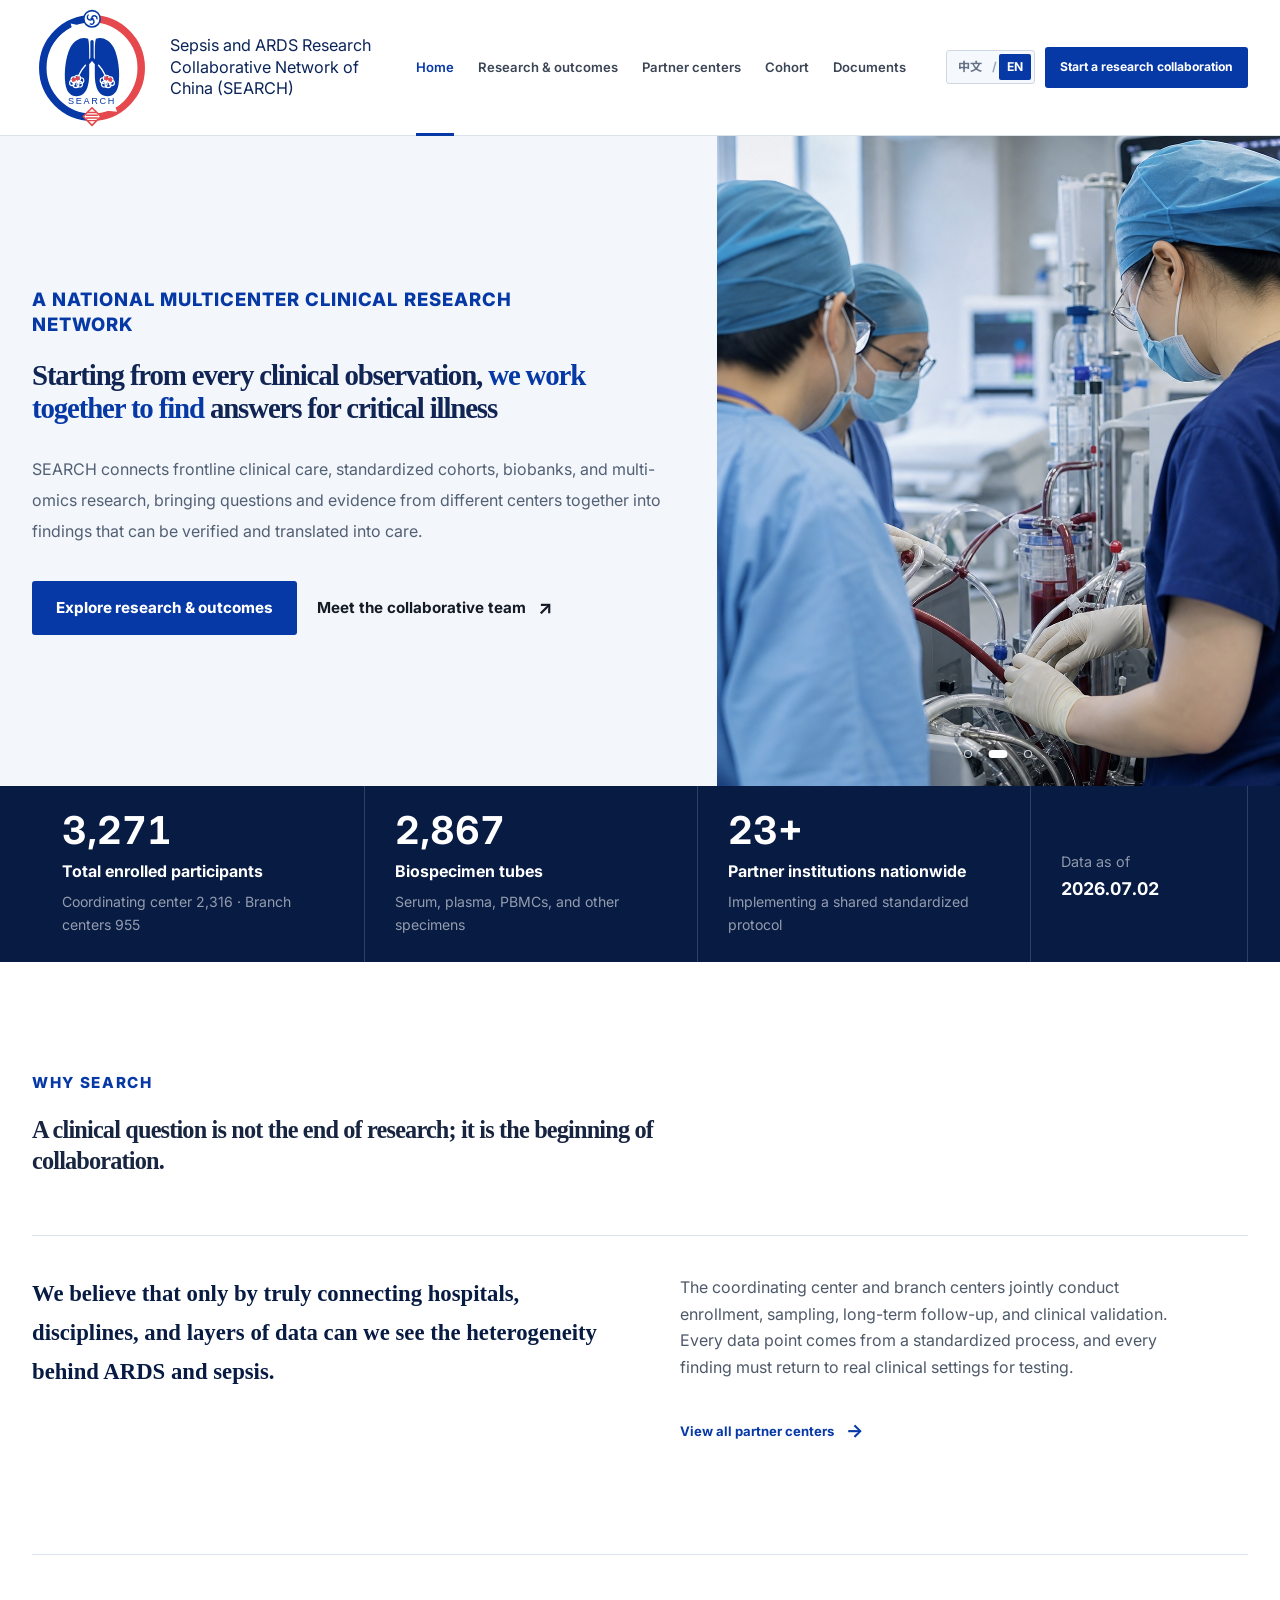
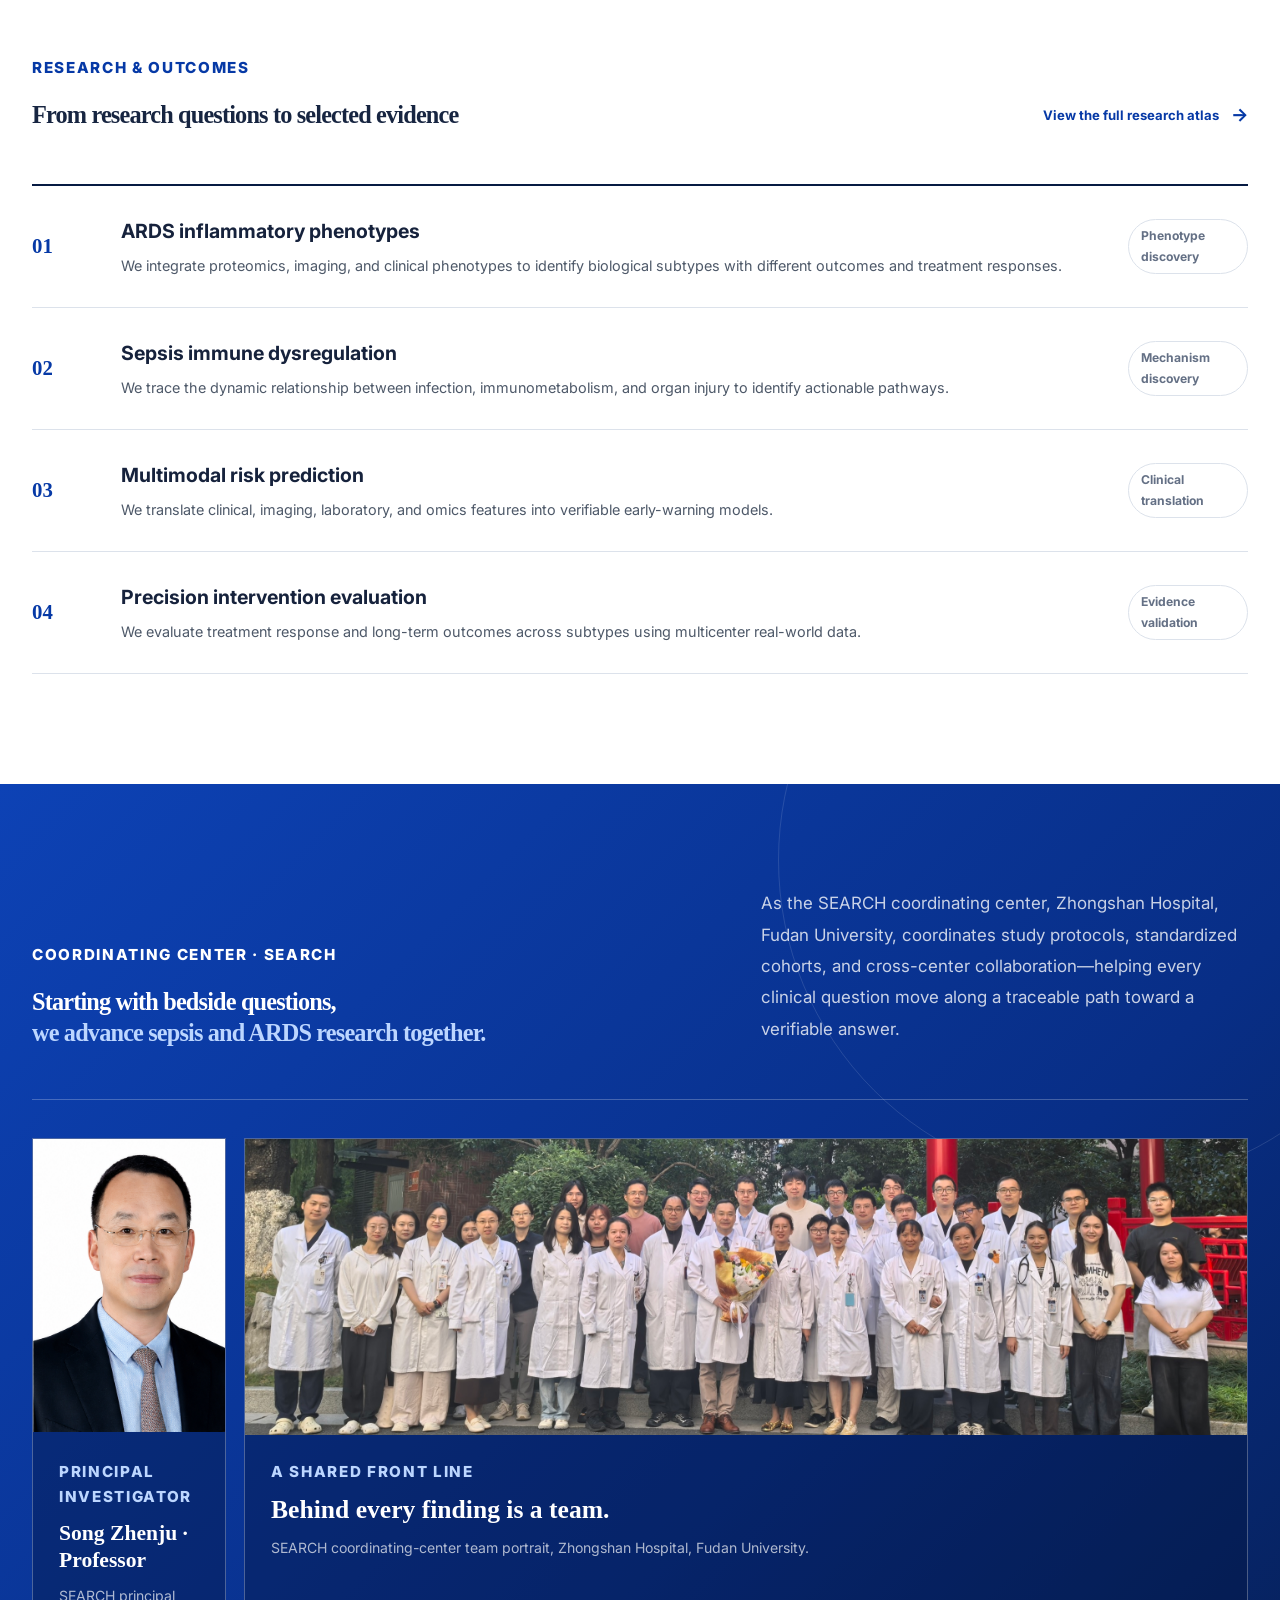
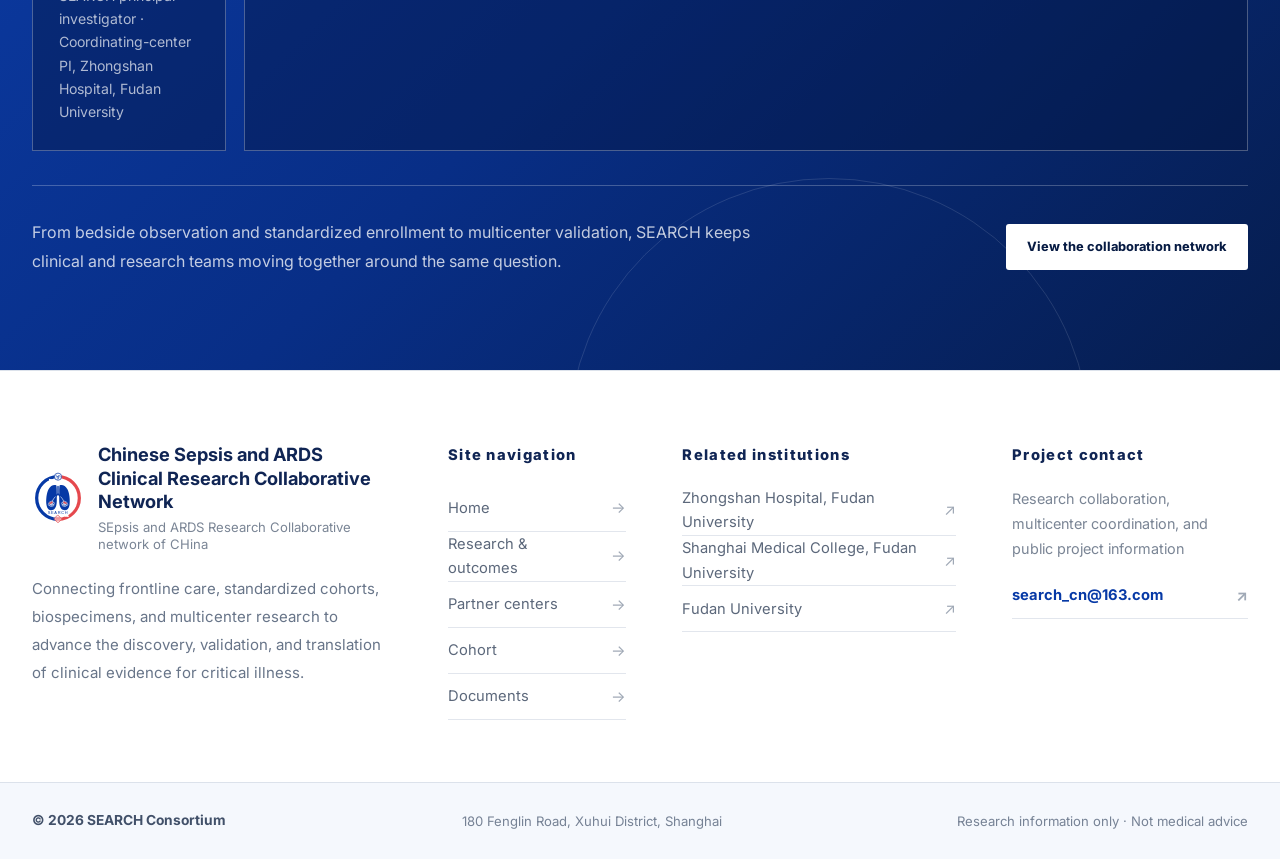
<file: concepts/search-research-showcase/index.html>
<!doctype html>
<html lang="zh-CN">
  <head>
    <meta charset="utf-8" />
    <meta name="viewport" content="width=device-width, initial-scale=1" />
    <meta name="description" content="SEARCH 科研协作网络首页" />
    <title>SEARCH | Clinical Research Collaboration Network</title>
    <base href="/concepts/search-research-showcase/" />
    <link rel="preconnect" href="https://fonts.googleapis.com" />
    <link rel="preconnect" href="https://fonts.gstatic.com" crossorigin />
    <link href="https://fonts.googleapis.com/css2?family=Inter:wght@400;500;600;700;800&amp;family=Noto+Sans+SC:wght@400;500;600;700&amp;family=Noto+Serif+SC:wght@500;600;700&amp;display=swap" rel="stylesheet" />
    <link rel="stylesheet" href="prototype-home.css?v=33" />
  </head>
  <body>
    <header class="site-header">
      <a class="brand" href="index.html" aria-label="SEARCH 首页">
        <img class="brand-mark" src="../../icon/search-emblem.svg" alt="SEARCH" />
        <span class="brand-copy">
          <strong>中国脓毒症和 ARDS 临床研究协作联盟（SEARCH）</strong>
          <small>Sepsis and ARDS Research Collaborative Network of China (SEARCH)</small>
        </span>
      </a>
      <button class="nav-toggle" type="button" aria-expanded="false" aria-controls="primary-nav">菜单</button>
      <nav class="main-nav" id="primary-nav" aria-label="主要导航">
        <a class="is-active" href="index.html">首页</a>
        <a href="research.html">研究与成果</a>
        <a href="network.html">合作单位</a>
        <a href="cohort.html">队列信息</a>
        <a href="documents.html">项目文件</a>
      </nav>
      <div class="header-actions">
        <button class="language-button" type="button" data-language-toggle aria-label="切换语言" title="切换至 English"><span class="language-option" data-language-option="zh">中文</span><span class="language-divider" aria-hidden="true">/</span><span class="language-option" data-language-option="en">EN</span></button>
        <a class="contact-link" href="mailto:search_cn@163.com">发起科研合作</a>
      </div>
    </header>

    <main>
      <section class="variant variant-a" data-variant="A" aria-label="方案 A：人文叙事">
        <div class="a-hero">
          <div class="a-hero-copy">
            <p class="eyebrow">全国多中心临床研究协作网络</p>
            <h1>从每一次临床观察出发，<em>共同寻找</em>危重症的答案</h1>
            <p class="hero-lead">SEARCH 联结临床一线、标准化队列、生物样本库与多组学研究，让来自不同中心的问题和证据汇聚成可验证、可转化的研究发现。</p>
            <div class="button-row">
              <a class="button button-primary" href="research.html">探索研究与成果</a>
              <a class="text-link" href="#a-people">认识协作团队 <span>↗</span></a>
            </div>
          </div>
          <div class="a-hero-visual">
            <div class="clinical-scene">
              <img class="is-active" data-scene-image src="assets/hero-icu-team.png" alt="ICU 多学科团队在床旁共同讨论" />
              <img data-scene-image src="assets/hero-ecmo-team.png" alt="" aria-hidden="true" />
            </div>
            <div class="scene-options" role="group" aria-label="首页右侧场景选项">
              <button class="is-active" type="button" data-scene="icu" aria-label="查看 ICU 多学科协作场景" aria-pressed="true"></button>
              <button type="button" data-scene="ecmo" aria-label="查看 ECMO 团队协作场景" aria-pressed="false"></button>
              <button type="button" data-scene="night" aria-label="查看 ICU 夜班照护场景" aria-pressed="false"></button>
            </div>
          </div>
        </div>

        <section class="a-metrics" id="cohort" aria-label="队列摘要">
          <div><strong class="metric-number">3,271</strong><span>累计入组人数</span><small>主中心 2,316 · 分中心 955</small></div>
          <div><strong class="metric-number">2,867</strong><span>实体生物样本管</span><small>血清、血浆、PBMC 等总和</small></div>
          <div><strong class="metric-number">23+</strong><span>全国合作机构</span><small>共同执行标准化研究方案</small></div>
          <p>数据截至<br /><strong class="metric-number">2026.07.02</strong></p>
        </section>

        <section class="a-story page-shell">
          <div class="section-intro">
            <p class="eyebrow dark">Why SEARCH</p>
            <h2>临床问题不是研究的终点，而是协作的起点</h2>
          </div>
          <div class="story-columns">
            <p class="story-lead">我们相信，只有把不同医院、不同学科和不同数据层次真正连接起来，才能看见 ARDS 与脓毒症背后的异质性。</p>
            <div>
              <p>主中心与全国分中心共同完成病例入组、样本采集、长期随访和临床验证。每一份数据都来自规范流程，每一项发现都需要回到真实临床场景接受检验。</p>
              <a class="text-link blue" href="network.html">查看全国合作单位 <span>→</span></a>
            </div>
          </div>
        </section>

        <section class="a-research page-shell">
          <div class="section-intro horizontal">
            <div><p class="eyebrow dark">Research &amp; Outcomes</p><h2>从研究问题到代表成果</h2></div>
            <a class="text-link blue" href="research.html">查看完整研究图谱 <span>→</span></a>
          </div>
          <div class="research-paths">
            <article><span>01</span><div><h3>ARDS 炎症分型</h3><p>融合蛋白组、影像和临床表型，识别具有不同预后与治疗反应的生物学亚型。</p></div><b>表型识别</b></article>
            <article><span>02</span><div><h3>脓毒症免疫失衡</h3><p>追踪感染、免疫代谢与器官损伤之间的动态关系，寻找可干预通路。</p></div><b>机制发现</b></article>
            <article><span>03</span><div><h3>多模态风险预测</h3><p>将临床、影像、实验室与组学特征转化为可验证的早期预警模型。</p></div><b>临床转化</b></article>
            <article><span>04</span><div><h3>精准干预评价</h3><p>在多中心真实世界数据中评价不同亚型的治疗反应与长期结局。</p></div><b>证据验证</b></article>
          </div>
        </section>

        <section class="a-leadership" aria-labelledby="leadership-title">
          <div class="page-shell leadership-intro">
            <div>
              <p class="eyebrow">Coordinating center · SEARCH</p>
              <h2 id="leadership-title"><span>从床旁问题出发，</span><em>共同推进脓毒症与 ARDS 研究。</em></h2>
            </div>
            <p>复旦大学附属中山医院作为 SEARCH 主中心，统筹研究方案、标准化队列与跨中心协作，让每一个临床问题都能沿着可追溯的路径走向可验证的答案。</p>
          </div>

          <div class="page-shell leadership-grid">
            <article class="lead-pi-card">
              <div class="lead-pi-image">
                <img src="assets/team/main/main-001.png" alt="宋振举教授" />
              </div>
              <div class="lead-pi-copy">
                <p class="eyebrow">Principal investigator</p>
                <h3>宋振举 教授</h3>
                <p>SEARCH 项目总负责人 · 复旦大学附属中山医院主中心 PI</p>
              </div>
            </article>

            <article class="team-photo-card">
              <div class="team-photo-placeholder">
                <img class="team-photo-image" src="assets/team/team-202609.jpg" alt="SEARCH 主中心团队合照" />
              </div>
              <div class="team-photo-copy">
                <p class="eyebrow">A shared front line</p>
                <h3>每一项发现，都有一支团队在背后。</h3>
                <p>复旦大学附属中山医院 SEARCH 主中心团队合照。</p>
              </div>
            </article>
          </div>

          <div class="page-shell leadership-footer">
            <p>从床旁观察、标准化入组到多中心验证，SEARCH 让临床团队与研究团队在同一个问题上持续同行。</p>
            <a class="button button-light" href="network.html">查看协作网络</a>
          </div>
        </section>

      </section>

      <section class="variant variant-b" data-variant="B" aria-label="方案 B：学术编辑部" hidden aria-hidden="true">
        <div class="b-masthead page-shell">
          <div class="b-edition"><span>SEARCH REPORT</span><strong>01</strong><small>2026 · Clinical research portal</small></div>
          <div class="b-title">
            <p class="eyebrow dark">Emergency &amp; Critical Care Research</p>
            <h1>把危重症异质性，转化为可以验证的临床问题。</h1>
            <p>一个由全国多中心队列、生物样本与跨学科方法共同支撑的开放科研协作平台。</p>
          </div>
        </div>

        <div class="b-rule page-shell"><span>Research dossier</span><span>数据截至 2026.07.02</span></div>

        <section class="b-lead page-shell">
          <div class="b-lead-story">
            <div class="b-image-wrap"><img src="assets/project-breakthrough.png" alt="ARDS 炎症分型研究图示" /></div>
            <p class="story-index">FEATURE / 01</p>
            <h2>大规模蛋白组学揭示 ARDS 三种炎症表型</h2>
            <p>从前瞻性多中心队列出发，整合血清蛋白组、临床实验室与胸部 CT，探索分型指导个体化治疗的证据路径。</p>
            <a class="text-link blue" href="research.html">阅读研究摘要 <span>↗</span></a>
          </div>
          <aside class="b-index">
            <p class="eyebrow dark">At a glance</p>
            <dl>
              <div><dt>累计入组</dt><dd>3,271</dd></div>
              <div><dt>主中心</dt><dd>2,316</dd></div>
              <div><dt>分中心</dt><dd>955</dd></div>
              <div><dt>生物样本</dt><dd>2,867<small> 管</small></dd></div>
              <div><dt>合作机构</dt><dd>23+</dd></div>
            </dl>
            <a class="button button-ink" href="#b-programs">浏览研究目录</a>
          </aside>
        </section>

        <section class="b-programs page-shell" id="b-programs">
          <div class="b-section-label"><span>02</span><h2>研究目录</h2><p>问题 → 方法 → 代表成果</p></div>
          <div class="b-program-list">
            <article><span>ARDS</span><h3>炎症分型与治疗反应</h3><p>蛋白组学 · 影像组学 · 前瞻性队列</p><b>01</b></article>
            <article><span>SEPSIS</span><h3>免疫失衡与器官损伤</h3><p>免疫代谢 · 微生态 · 机制研究</p><b>02</b></article>
            <article><span>PREDICTION</span><h3>多模态风险预测</h3><p>临床表型 · 动态模型 · 外部验证</p><b>03</b></article>
            <article><span>TRANSLATION</span><h3>精准干预与真实世界评价</h3><p>亚型治疗效应 · 长期结局 · 多中心证据</p><b>04</b></article>
          </div>
        </section>

        <section class="b-quote">
          <div class="page-shell">
            <blockquote>“我们从临床现场提出问题，也必须让研究结果回到临床现场接受检验。”</blockquote>
            <div class="b-pi">
              <img src="assets/team/main/main-001.png" alt="宋振举教授" />
              <p><strong>宋振举 教授</strong><span>SEARCH 项目负责人</span><small>代表荣誉与学术职务：候选 5 项待团队确认</small></p>
            </div>
          </div>
        </section>

        <section class="b-footer-index page-shell">
          <p>继续浏览</p>
          <a href="research.html"><span>研究与成果</span><b>01</b></a>
          <a href="network.html"><span>合作单位</span><b>02</b></a>
          <a href="cohort.html"><span>队列信息</span><b>03</b></a>
        </section>
      </section>

      <section class="variant variant-c" data-variant="C" aria-label="方案 C：队列数据优先" hidden aria-hidden="true">
        <div class="c-shell">
          <section class="c-hero">
            <div class="c-hero-copy">
              <p class="eyebrow">SEARCH COHORT / CHINA</p>
              <h1>让多中心数据成为危重症研究的共同基础设施</h1>
              <p>连接标准化临床队列、生物样本库与多组学研究，为 ARDS、脓毒症及多器官功能障碍提供可验证的科研基础。</p>
              <div class="button-row">
                <a class="button button-cyan" href="#c-data">查看队列数据</a>
                <a class="button button-outline" href="mailto:search_cn@163.com">发起科研合作</a>
              </div>
            </div>
            <div class="c-network" aria-label="协作网络示意">
              <div class="network-orbit orbit-one"></div>
              <div class="network-orbit orbit-two"></div>
              <div class="network-core"><strong>SEARCH</strong><span>主中心<br />复旦中山</span></div>
              <i style="--x: 16%; --y: 23%"></i><i style="--x: 72%; --y: 14%"></i><i style="--x: 84%; --y: 55%"></i><i style="--x: 65%; --y: 82%"></i><i style="--x: 20%; --y: 74%"></i><i style="--x: 8%; --y: 48%"></i>
              <span class="network-label">23+ 家协作机构</span>
            </div>
          </section>

          <section class="c-data" id="c-data">
            <div class="c-data-head"><div><p class="eyebrow">Live snapshot</p><h2>队列信息概览</h2></div><span>静态数据 · 截至 2026.07.02</span></div>
            <div class="c-metric-grid">
              <article class="c-metric hero-metric"><span>累计入组人数</span><strong>3,271</strong><div class="metric-split"><p><b>2,316</b> 主中心</p><p><b>955</b> 分中心</p></div></article>
              <article class="c-metric"><span>实体生物样本管</span><strong>2,867</strong><small>血清、血浆、PBMC 等总和</small></article>
              <article class="c-metric"><span>合作机构</span><strong>23+</strong><small>主中心与全国分中心</small></article>
              <article class="c-metric pending"><span>中心样本分布</span><strong>待核对</strong><small>主中心 / 分中心拆分数据尚未确认</small></article>
            </div>
          </section>

          <section class="c-pipeline">
            <div class="c-section-head"><div><p class="eyebrow">Research pipeline</p><h2>一条可追溯的研究路径</h2></div><a href="research.html">查看研究与成果 →</a></div>
            <ol>
              <li><span>01</span><div><h3>临床问题</h3><p>从急诊与危重症现场识别未被满足的研究问题。</p></div></li>
              <li><span>02</span><div><h3>队列与样本</h3><p>以统一方案开展入组、采样、随访和质量控制。</p></div></li>
              <li><span>03</span><div><h3>多模态研究</h3><p>整合临床、影像、实验室、蛋白组和微生态数据。</p></div></li>
              <li><span>04</span><div><h3>多中心验证</h3><p>检验研究发现的稳定性、可解释性和临床价值。</p></div></li>
            </ol>
          </section>

          <section class="c-collaboration">
            <div><p class="eyebrow">Open collaboration</p><h2>围绕共同问题，建立规范、开放的科研协作</h2></div>
            <div><p>合作入口暂用现有联系邮箱，团队邮箱注册完成后统一替换。</p><a class="button button-cyan" href="mailto:search_cn@163.com">发起科研合作</a></div>
          </section>
        </div>
      </section>
    </main>

    <footer class="global-footer">
      <div class="page-shell footer-directory">
        <div class="footer-identity"><div class="footer-identity-head"><img class="footer-brand-mark" src="../../icon/search-emblem.svg" alt="SEARCH" /><span><strong>中国脓毒症和 ARDS 临床研究协作联盟</strong><small>SEpsis and ARDS Research Collaborative network of CHina</small></span></div><p>连接临床一线、规范队列、生物样本与多中心研究，共同推动危重症临床证据的发现、验证与转化。</p></div>
        <nav class="footer-column site-map" aria-label="页脚网站导航"><h3>网站导航</h3><a href="index.html">首页</a><a href="research.html">研究与成果</a><a href="network.html">合作单位</a><a href="cohort.html">队列信息</a><a href="documents.html">项目文件</a></nav>
        <nav class="footer-column" aria-label="相关机构"><h3>相关机构</h3><a href="https://www.zs-hospital.sh.cn/" target="_blank" rel="noopener noreferrer">复旦大学附属中山医院</a><a href="https://shmc.fudan.edu.cn/main.htm" target="_blank" rel="noopener noreferrer">复旦大学上海医学院</a><a href="https://www.fudan.edu.cn/" target="_blank" rel="noopener noreferrer">复旦大学</a></nav>
        <div class="footer-column footer-contact-column"><h3>项目联系</h3><p>科研合作、多中心协作与项目公开资料咨询</p><a class="footer-mail" href="mailto:search_cn@163.com">search_cn@163.com</a></div>
      </div>
      <div class="footer-meta"><div class="page-shell"><strong>© 2026 SEARCH Consortium</strong><span>上海市徐汇区枫林路 180 号</span><span>科研信息展示 · 不构成医疗建议</span></div></div>
    </footer>

    <script src="prototype-home.js?v=3"></script>
    <script src="app.js?v=12"></script>
  </body>
</html>
</file>
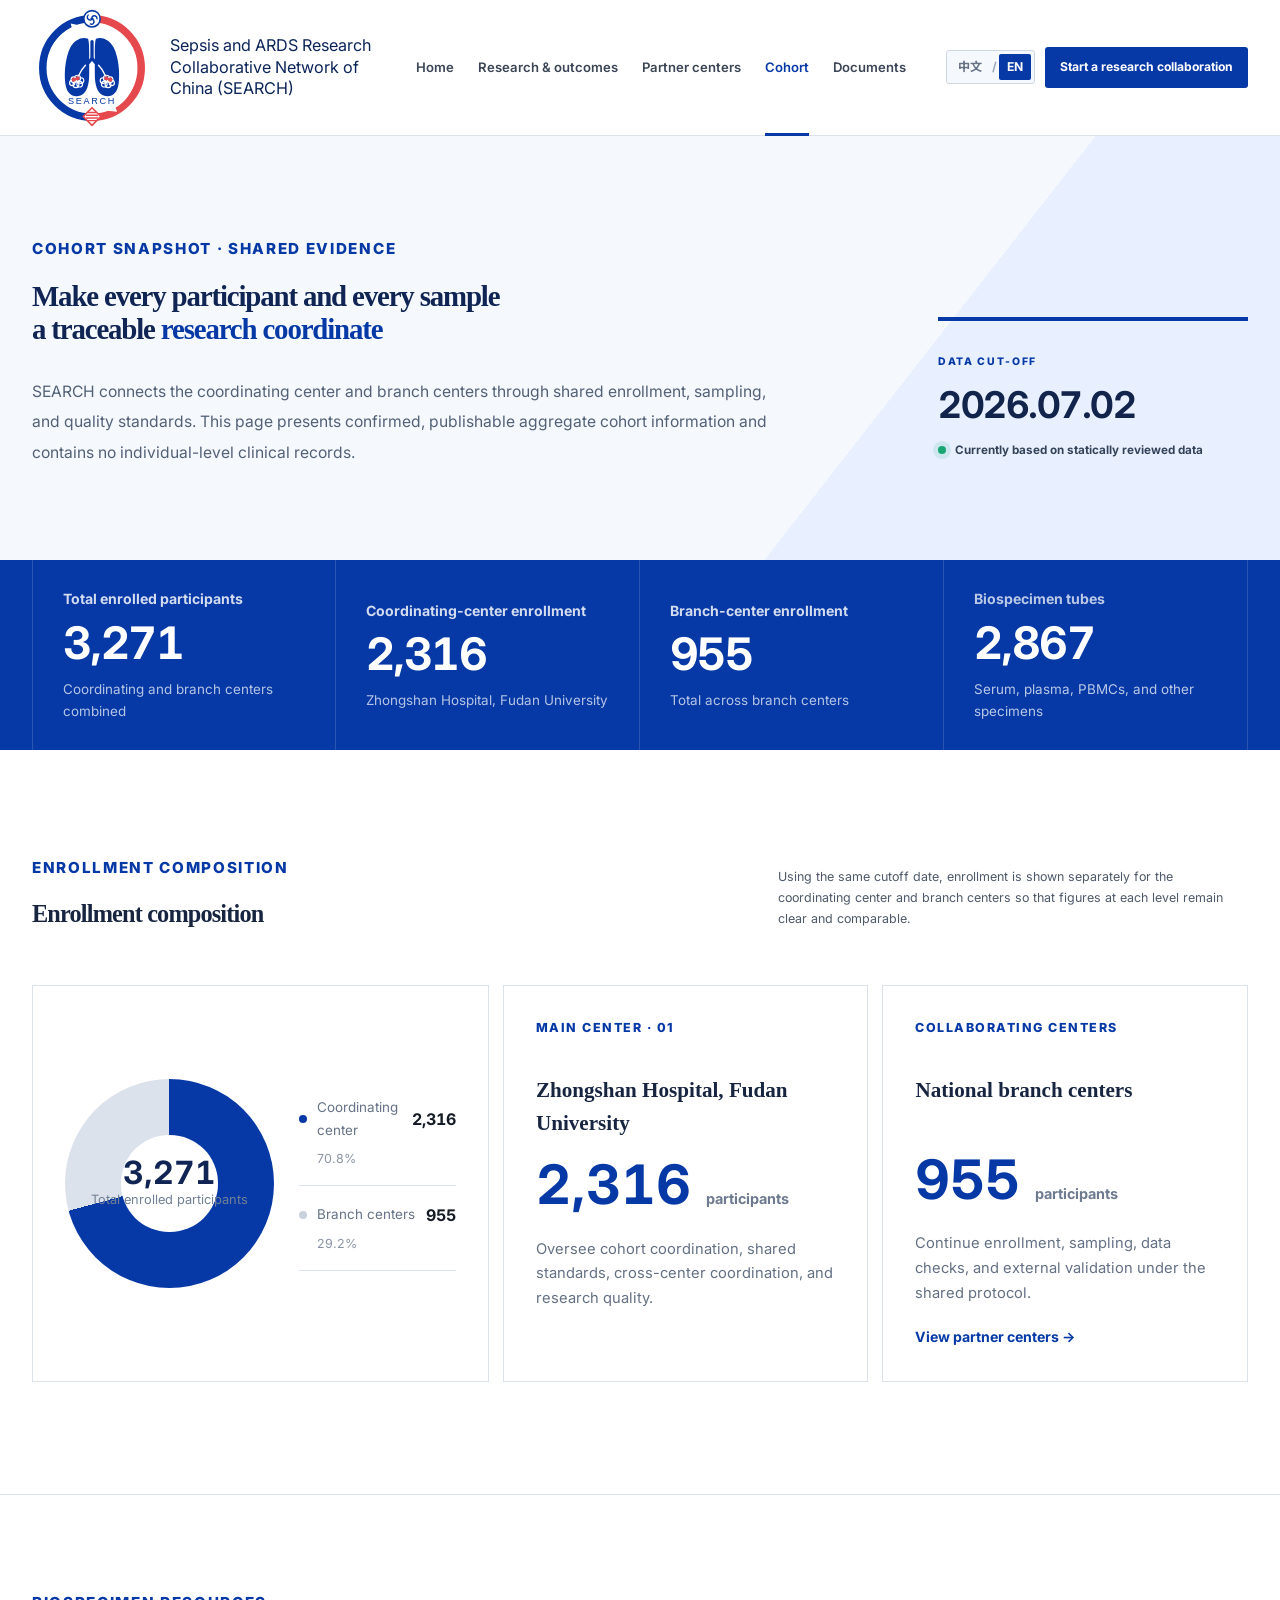
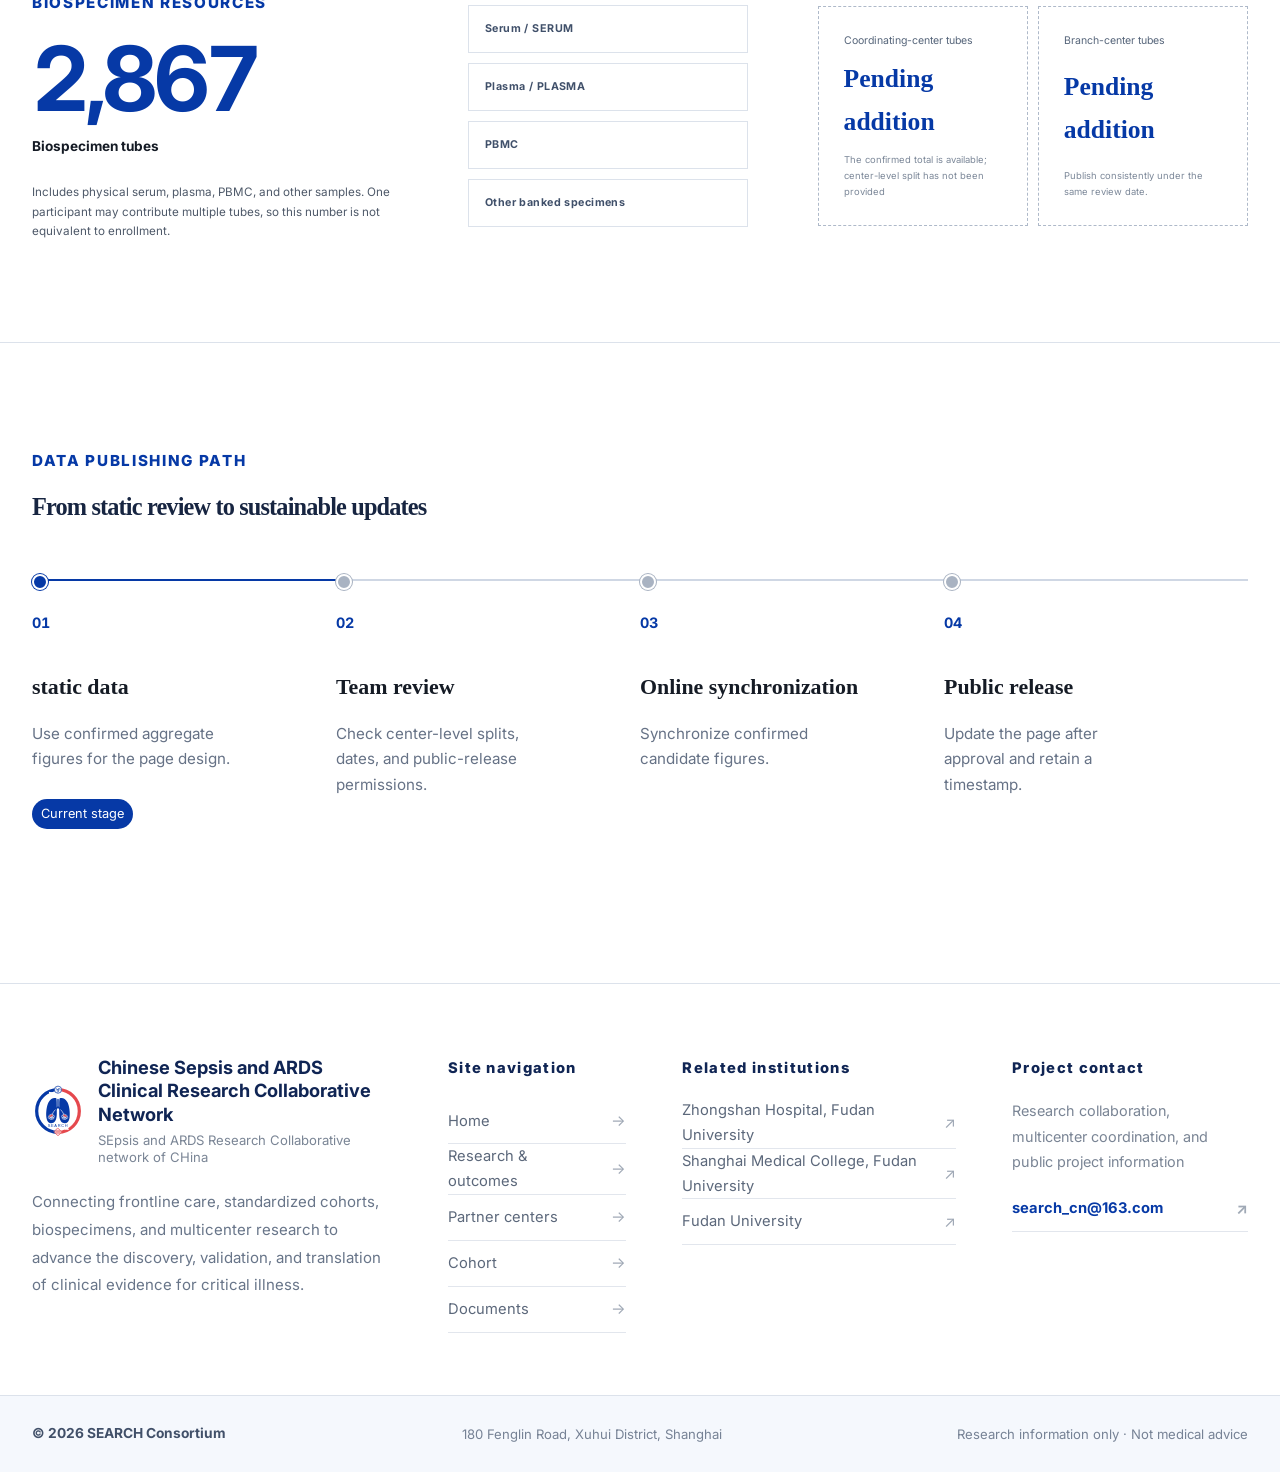
<file: concepts/search-research-showcase/cohort.html>
<!doctype html>
<html lang="zh-CN">
  <head>
    <meta charset="utf-8" />
    <meta name="viewport" content="width=device-width, initial-scale=1" />
    <meta name="description" content="SEARCH 临床研究队列入组与生物样本资源概览" />
    <title>队列信息 · SEARCH</title>
    <base href="/concepts/search-research-showcase/" />
    <link rel="preconnect" href="https://fonts.googleapis.com" />
    <link rel="preconnect" href="https://fonts.gstatic.com" crossorigin />
    <link href="https://fonts.googleapis.com/css2?family=Inter:wght@400;500;600;700;800&amp;family=Noto+Sans+SC:wght@400;500;600;700&amp;family=Noto+Serif+SC:wght@500;600;700&amp;display=swap" rel="stylesheet" />
    <link rel="stylesheet" href="prototype-home.css?v=26" />
    <link rel="stylesheet" href="cohort-prototype.css?v=9" />
  </head>
  <body class="cohort-page">
    <header class="site-header">
      <a class="brand" href="index.html" aria-label="SEARCH 首页">
        <img class="brand-mark" src="../../icon/search-emblem.svg" alt="SEARCH" />
        <span class="brand-copy">
          <strong>中国脓毒症和 ARDS 临床研究协作联盟（SEARCH）</strong>
          <small>Sepsis and ARDS Research Collaborative Network of China (SEARCH)</small>
        </span>
      </a>
      <button class="nav-toggle" type="button" aria-expanded="false" aria-controls="primary-nav">菜单</button>
      <nav class="main-nav" id="primary-nav" aria-label="主要导航">
        <a href="index.html">首页</a>
        <a href="research.html">研究与成果</a>
        <a href="network.html">合作单位</a>
        <a class="is-active" href="cohort.html">队列信息</a>
        <a href="documents.html">项目文件</a>
      </nav>
      <div class="header-actions">
        <button class="language-button" type="button" data-language-toggle aria-label="切换语言" title="切换至 English"><span class="language-option" data-language-option="zh">中文</span><span class="language-divider" aria-hidden="true">/</span><span class="language-option" data-language-option="en">EN</span></button>
        <a class="contact-link" href="mailto:search_cn@163.com">发起科研合作</a>
      </div>
    </header>

    <main>
      <section class="cohort-variant cohort-a" data-variant="A" aria-label="方案 A：队列总览">
        <header class="cohort-a-hero">
          <div class="page-shell cohort-a-hero-grid">
            <div>
              <p class="eyebrow dark">Cohort snapshot · Shared evidence</p>
              <h1>让每一例入组与每一份样本，<br />成为可追溯的<em>研究坐标</em></h1>
              <p class="cohort-lead">SEARCH 以统一的入组、采样与质量标准连接主中心和全国分中心。这里呈现的是经确认可公开的队列聚合信息，不包含任何个体级临床记录。</p>
            </div>
            <aside class="cutoff-card" aria-label="数据审核状态">
              <span>DATA CUT-OFF</span>
              <strong>2026.07.02</strong>
              <p><i></i> 当前为静态审核数据</p>
            </aside>
          </div>
        </header>

        <section class="headline-metrics" aria-label="队列核心数字">
          <article><span>入组总人数</span><strong>3,271</strong><small>主中心与分中心合计</small></article>
          <article><span>主中心入组</span><strong>2,316</strong><small>复旦大学附属中山医院</small></article>
          <article><span>分中心入组</span><strong>955</strong><small>全国协作分中心合计</small></article>
          <article class="sample-metric"><span>实体生物样本管数</span><strong>2,867</strong><small>血清、血浆、PBMC 等总计</small></article>
        </section>

        <section class="composition-section page-shell">
          <div class="cohort-section-head">
            <div><p class="eyebrow dark">Enrollment composition</p><h2>入组构成</h2></div>
            <p>同一统计截止日期下，分别呈现主中心和分中心入组人数，确保不同层级的数据口径清晰可比。</p>
          </div>
          <div class="composition-grid">
            <div class="composition-chart" role="img" aria-label="主中心入组占 70.8%，分中心入组占 29.2%">
              <div class="donut"><span><strong>3,271</strong><small>入组总人数</small></span></div>
              <div class="chart-legend">
                <p><i class="main"></i><span>主中心</span><strong>2,316</strong><small>70.8%</small></p>
                <p><i class="branch"></i><span>分中心</span><strong>955</strong><small>29.2%</small></p>
              </div>
            </div>
            <article class="center-data-card main-center-data">
              <span>MAIN CENTER · 01</span>
              <h3>复旦大学附属中山医院</h3>
              <strong>2,316 <small>人</small></strong>
              <p>承担队列统筹、统一标准建设、跨中心协调与研究质量管理。</p>
            </article>
            <article class="center-data-card branch-center-data">
              <span>COLLABORATING CENTERS</span>
              <h3>全国协作分中心</h3>
              <strong>955 <small>人</small></strong>
              <p>按照共同研究方案持续完成入组、采样、数据核对与外部验证。</p>
              <a href="network.html">查看合作单位 →</a>
            </article>
          </div>
        </section>

        <section class="biospecimen-section">
          <div class="page-shell biospecimen-grid">
            <div class="biospecimen-intro">
              <p class="eyebrow">Biospecimen resources</p>
              <h2><strong>2,867</strong><span>实体生物样本管</span></h2>
              <p>包括血清、血浆、PBMC 等实体样本。同一位受试者可能对应多管样本，因此该数字不等同于入组人数。</p>
            </div>
            <div class="specimen-types" aria-label="生物样本类型">
              <span>血清 SERUM</span><span>血浆 PLASMA</span><span>PBMC</span><span>其他已入库实体样本</span>
            </div>
            <div class="pending-splits">
              <article><span>主中心样本管数</span><strong>待补充</strong><small>当前已确认总量，尚未提供中心拆分</small></article>
              <article><span>分中心样本管数</span><strong>待补充</strong><small>后续按同一审核日期统一发布</small></article>
            </div>
          </div>
        </section>

        <section class="update-section page-shell">
          <div class="cohort-section-head">
            <div><p class="eyebrow dark">Data publishing path</p><h2>从静态审核到可持续更新</h2></div>
          </div>
          <ol class="update-flow">
            <li class="is-current"><span>01</span><strong>静态数据</strong><p>使用已确认的聚合数字完成页面设计。</p><small>当前阶段</small></li>
            <li><span>02</span><strong>团队审核</strong><p>核对中心拆分、统计日期与公开权限。</p></li>
            <li><span>03</span><strong>在线同步</strong><p>同步经确认的候选更新数字。</p></li>
            <li><span>04</span><strong>公开发布</strong><p>审核通过后更新页面并保留时间戳。</p></li>
          </ol>
        </section>
      </section>

      <section class="cohort-variant cohort-b" data-variant="B" aria-label="方案 B：数据仪表盘" hidden>
        <div class="dashboard-shell">
          <header class="dashboard-head">
            <div><p>SEARCH / COHORT MONITOR</p><h1>队列数据<br />概览</h1></div>
            <div class="dashboard-status"><i></i><span>STATIC SNAPSHOT</span><strong>2026-07-02</strong><small>生物样本中心拆分待补充</small></div>
          </header>
          <section class="dashboard-metrics">
            <article class="dashboard-primary"><span>ENROLLED PARTICIPANTS</span><strong>3,271</strong><div><b>主中心 2,316</b><b>分中心 955</b></div></article>
            <article><span>MAIN CENTER</span><strong>2,316</strong><small>70.8% OF ENROLLMENT</small></article>
            <article><span>BRANCH CENTERS</span><strong>955</strong><small>29.2% OF ENROLLMENT</small></article>
            <article><span>BIOSPECIMEN TUBES</span><strong>2,867</strong><small>SERUM · PLASMA · PBMC · OTHERS</small></article>
          </section>
          <section class="dashboard-panels">
            <article class="dashboard-composition">
              <header><span>01 / ENROLLMENT</span><strong>入组构成</strong></header>
              <div class="dashboard-donut"><span><b>70.8%</b><small>主中心</small></span></div>
              <div class="dashboard-bars"><p><span>复旦中山 · 主中心</span><b>2,316</b><i><em style="width:70.8%"></em></i></p><p><span>全国协作分中心</span><b>955</b><i><em style="width:29.2%"></em></i></p></div>
            </article>
            <article class="dashboard-specimen">
              <header><span>02 / BIOSPECIMEN</span><strong>实体样本资源</strong></header>
              <div class="specimen-total"><strong>2,867</strong><span>管</span></div>
              <ul><li>血清 / SERUM</li><li>血浆 / PLASMA</li><li>PBMC</li><li>其他实体样本</li></ul>
              <div class="pending-banner"><b>!</b><p><strong>中心拆分待补充</strong><span>不以推算值替代正式审核数据</span></p></div>
            </article>
            <article class="dashboard-pipeline">
              <header><span>03 / UPDATE</span><strong>更新状态</strong></header>
              <ol><li class="done"><i></i><span>公开数据确认</span><b>完成</b></li><li class="active"><i></i><span>页面视觉设计</span><b>进行中</b></li><li><i></i><span>中心样本拆分</span><b>待提供</b></li><li><i></i><span>在线同步</span><b>后续阶段</b></li></ol>
            </article>
          </section>
        </div>
      </section>

      <section class="cohort-variant cohort-c" data-variant="C" aria-label="方案 C：队列叙事" hidden>
        <header class="ledger-hero page-shell">
          <p class="ledger-kicker">SEARCH COHORT LEDGER · 2026</p>
          <div><h1>数字记录规模，<br />标准守护<em>可信度。</em></h1><p>一份面向科研合作者的队列资源简报。每一个公开数字，都对应明确的统计口径、中心层级与审核日期。</p></div>
          <span>数据截至<br /><strong>2026.07.02</strong></span>
        </header>
        <section class="ledger-numbers page-shell">
          <article><span>01</span><div><small>ENROLLED PARTICIPANTS</small><strong>3,271</strong><p>已按研究方案纳入临床研究队列的受试者总人数。</p></div></article>
          <article><span>02</span><div><small>MAIN CENTER</small><strong>2,316</strong><p>复旦大学附属中山医院主中心入组人数。</p></div></article>
          <article><span>03</span><div><small>BRANCH CENTERS</small><strong>955</strong><p>全国协作分中心入组人数合计。</p></div></article>
          <article class="ledger-sample"><span>04</span><div><small>BIOSPECIMEN TUBES</small><strong>2,867</strong><p>血清、血浆、PBMC 等实体生物样本管数总计。</p></div></article>
        </section>
        <section class="ledger-story">
          <div class="page-shell">
            <header><p>HOW TO READ THE DATA</p><h2>读懂数字背后的队列</h2></header>
            <div class="ledger-columns">
              <article><b>入组人数 ≠ 样本管数</b><p>入组人数统计受试者；实体生物样本管数统计样本库中的样本管，同一受试者可能对应多管样本。</p></article>
              <article><b>主中心与分中心分别呈现</b><p>主中心负责队列统筹，分中心按照共同方案参与建设。分层展示让协作贡献与数据来源更加清晰。</p></article>
              <article><b>未知数据明确留白</b><p>样本按中心拆分尚未提供，因此页面保留“待补充”，不以估算值填补正式统计。</p></article>
            </div>
          </div>
        </section>
        <section class="ledger-next page-shell">
          <span>NEXT UPDATE</span><h2>先让每个数字经得起核对，<br />再让更新变得自动。</h2><p>当前使用静态审核数据完成设计。未来接入在线同步时，仍保留审核、更新时间和数据口径说明。</p>
          <div><b>STATIC</b><i></i><b>REVIEW</b><i></i><b>ONLINE SYNC</b><i></i><b>UPDATE</b></div>
        </section>
      </section>
    </main>

    <footer class="global-footer">
      <div class="page-shell footer-directory">
        <div class="footer-identity"><div class="footer-identity-head"><img class="footer-brand-mark" src="../../icon/search-emblem.svg" alt="SEARCH" /><span><strong>中国脓毒症和 ARDS 临床研究协作联盟</strong><small>SEpsis and ARDS Research Collaborative network of CHina</small></span></div><p>连接临床一线、规范队列、生物样本与多中心研究，共同推动危重症临床证据的发现、验证与转化。</p></div>
        <nav class="footer-column site-map" aria-label="页脚网站导航"><h3>网站导航</h3><a href="index.html">首页</a><a href="research.html">研究与成果</a><a href="network.html">合作单位</a><a href="cohort.html">队列信息</a><a href="documents.html">项目文件</a></nav>
        <nav class="footer-column" aria-label="相关机构"><h3>相关机构</h3><a href="https://www.zs-hospital.sh.cn/" target="_blank" rel="noopener noreferrer">复旦大学附属中山医院</a><a href="https://shmc.fudan.edu.cn/main.htm" target="_blank" rel="noopener noreferrer">复旦大学上海医学院</a><a href="https://www.fudan.edu.cn/" target="_blank" rel="noopener noreferrer">复旦大学</a></nav>
        <div class="footer-column footer-contact-column"><h3>项目联系</h3><p>科研合作、多中心协作与项目公开资料咨询</p><a class="footer-mail" href="mailto:search_cn@163.com">search_cn@163.com</a></div>
      </div>
      <div class="footer-meta"><div class="page-shell"><strong>© 2026 SEARCH Consortium</strong><span>上海市徐汇区枫林路 180 号</span><span>科研信息展示 · 不构成医疗建议</span></div></div>
    </footer>

    <script src="cohort-prototype.js?v=2"></script>
    <script src="app.js?v=12"></script>
  </body>
</html>
</file>
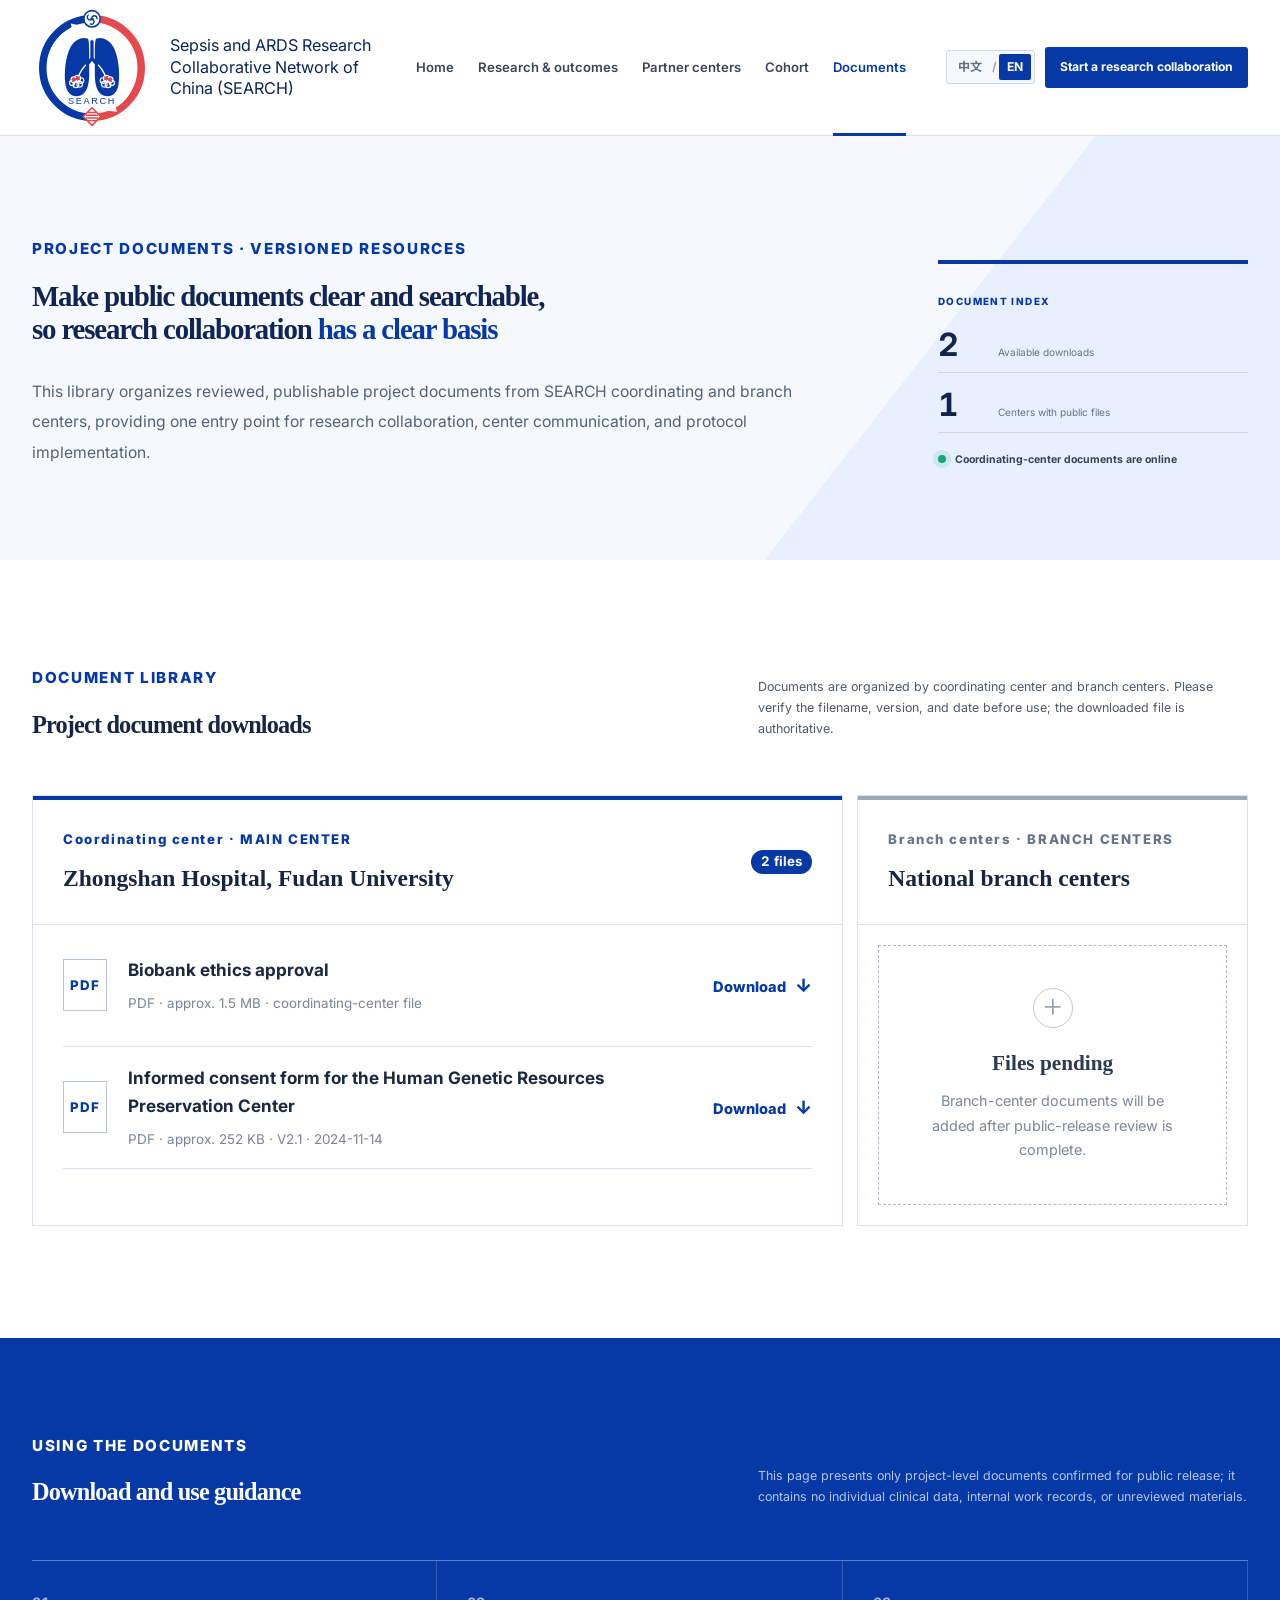
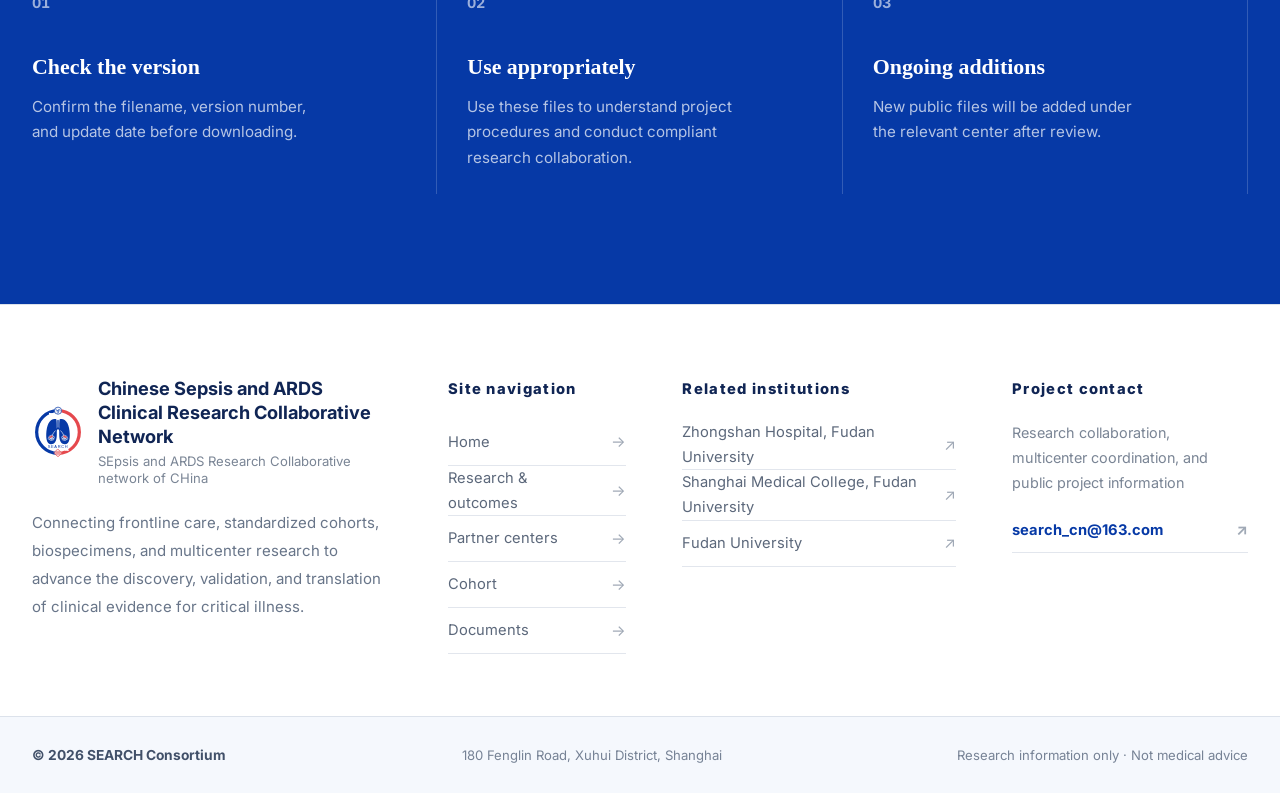
<file: concepts/search-research-showcase/documents.html>
<!doctype html>
<html lang="zh-CN">
  <head>
    <meta charset="utf-8" />
    <meta name="viewport" content="width=device-width, initial-scale=1" />
    <meta name="description" content="SEARCH 主中心与分中心公开项目文件下载" />
    <title>项目文件 · SEARCH</title>
    <base href="/concepts/search-research-showcase/" />
    <link rel="preconnect" href="https://fonts.googleapis.com" />
    <link rel="preconnect" href="https://fonts.gstatic.com" crossorigin />
    <link href="https://fonts.googleapis.com/css2?family=Inter:wght@400;500;600;700;800&amp;family=Noto+Sans+SC:wght@400;500;600;700&amp;family=Noto+Serif+SC:wght@500;600;700&amp;display=swap" rel="stylesheet" />
    <link rel="stylesheet" href="prototype-home.css?v=26" />
    <link rel="stylesheet" href="documents-prototype.css?v=4" />
  </head>
  <body class="documents-page">
    <header class="site-header">
      <a class="brand" href="index.html" aria-label="SEARCH 首页">
        <img class="brand-mark" src="../../icon/search-emblem.svg" alt="SEARCH" />
        <span class="brand-copy">
          <strong>中国脓毒症和 ARDS 临床研究协作联盟（SEARCH）</strong>
          <small>Sepsis and ARDS Research Collaborative Network of China (SEARCH)</small>
        </span>
      </a>
      <button class="nav-toggle" type="button" aria-expanded="false" aria-controls="primary-nav">菜单</button>
      <nav class="main-nav" id="primary-nav" aria-label="主要导航">
        <a href="index.html">首页</a>
        <a href="research.html">研究与成果</a>
        <a href="network.html">合作单位</a>
        <a href="cohort.html">队列信息</a>
        <a class="is-active" href="documents.html">项目文件</a>
      </nav>
      <div class="header-actions">
        <button class="language-button" type="button" data-language-toggle aria-label="切换语言" title="切换至 English"><span class="language-option" data-language-option="zh">中文</span><span class="language-divider" aria-hidden="true">/</span><span class="language-option" data-language-option="en">EN</span></button>
        <a class="contact-link" href="mailto:search_cn@163.com">发起科研合作</a>
      </div>
    </header>

    <main>
      <header class="documents-hero">
        <div class="page-shell documents-hero-grid">
          <div>
            <p class="eyebrow dark">Project documents · Versioned resources</p>
            <h1>让公开文件清晰可查，<br />让研究协作<em>有据可循</em></h1>
            <p>集中整理 SEARCH 主中心与分中心经审核可公开的项目文件，为科研合作、中心沟通和规范执行提供统一入口。</p>
          </div>
          <aside class="documents-summary" aria-label="项目文件概览">
            <span>DOCUMENT INDEX</span>
            <div><strong>2</strong><small>当前可下载文件</small></div>
            <div><strong>1</strong><small>已公开文件中心</small></div>
            <p><i></i> 主中心文件已上线</p>
          </aside>
        </div>
      </header>

      <section class="documents-index page-shell" aria-labelledby="documents-title">
        <div class="documents-section-head">
          <div><p class="eyebrow dark">Document library</p><h2 id="documents-title">项目文件下载</h2></div>
          <p>按照主中心与分中心分别整理。请在使用前核对文件名称、版本和日期，文件内容以下载版本为准。</p>
        </div>

        <div class="document-groups">
          <article class="document-group main-document-group">
            <header>
              <div><span>主中心 · MAIN CENTER</span><h3>复旦大学附属中山医院</h3></div>
              <b>2 份文件</b>
            </header>
            <div class="document-list">
              <a href="../../Document/主中心-复旦中山-生物样本库伦理批件.pdf" download aria-label="下载主中心复旦中山生物样本库伦理批件 PDF">
                <span class="document-icon">PDF</span>
                <span class="document-copy"><strong>生物样本库伦理批件</strong><small>PDF · 约 1.5 MB · 主中心文件</small></span>
                <span class="document-action">下载 <i>↓</i></span>
              </a>
              <a href="../../Document/主中心-复旦中山-人类遗传资源保藏中心知情同意书V2_1_2024_11_14.pdf" download aria-label="下载主中心复旦中山人类遗传资源保藏中心知情同意书 PDF">
                <span class="document-icon">PDF</span>
                <span class="document-copy"><strong>人类遗传资源保藏中心知情同意书</strong><small>PDF · 约 252 KB · V2.1 · 2024-11-14</small></span>
                <span class="document-action">下载 <i>↓</i></span>
              </a>
            </div>
          </article>

          <article class="document-group branch-document-group">
            <header>
              <div><span>分中心 · BRANCH CENTERS</span><h3>全国协作分中心</h3></div>
            </header>
            <div class="document-empty">
              <span aria-hidden="true">＋</span>
              <strong>文件待补充</strong>
              <p>分中心相关文件将在完成公开审核后统一补充。</p>
            </div>
          </article>
        </div>
      </section>

      <section class="document-guidance">
        <div class="page-shell">
          <div class="documents-section-head light">
            <div><p class="eyebrow">Using the documents</p><h2>下载与使用说明</h2></div>
            <p>本页面只呈现经团队确认可公开的项目级文件，不包含个体级临床数据、内部工作记录或未经审核的材料。</p>
          </div>
          <div class="guidance-grid">
            <article><span>01</span><h3>核对版本</h3><p>下载前请确认文件名称、版本编号及更新日期。</p></article>
            <article><span>02</span><h3>规范使用</h3><p>文件用于了解项目流程与开展合规的科研协作。</p></article>
            <article><span>03</span><h3>持续补充</h3><p>新增公开文件完成审核后，将按所属中心加入本页面。</p></article>
          </div>
        </div>
      </section>
    </main>

    <footer class="global-footer">
      <div class="page-shell footer-directory">
        <div class="footer-identity"><div class="footer-identity-head"><img class="footer-brand-mark" src="../../icon/search-emblem.svg" alt="SEARCH" /><span><strong>中国脓毒症和 ARDS 临床研究协作联盟</strong><small>SEpsis and ARDS Research Collaborative network of CHina</small></span></div><p>连接临床一线、规范队列、生物样本与多中心研究，共同推动危重症临床证据的发现、验证与转化。</p></div>
        <nav class="footer-column site-map" aria-label="页脚网站导航"><h3>网站导航</h3><a href="index.html">首页</a><a href="research.html">研究与成果</a><a href="network.html">合作单位</a><a href="cohort.html">队列信息</a><a href="documents.html">项目文件</a></nav>
        <nav class="footer-column" aria-label="相关机构"><h3>相关机构</h3><a href="https://www.zs-hospital.sh.cn/" target="_blank" rel="noopener noreferrer">复旦大学附属中山医院</a><a href="https://shmc.fudan.edu.cn/main.htm" target="_blank" rel="noopener noreferrer">复旦大学上海医学院</a><a href="https://www.fudan.edu.cn/" target="_blank" rel="noopener noreferrer">复旦大学</a></nav>
        <div class="footer-column footer-contact-column"><h3>项目联系</h3><p>科研合作、多中心协作与项目公开资料咨询</p><a class="footer-mail" href="mailto:search_cn@163.com">search_cn@163.com</a></div>
      </div>
      <div class="footer-meta"><div class="page-shell"><strong>© 2026 SEARCH Consortium</strong><span>上海市徐汇区枫林路 180 号</span><span>科研信息展示 · 不构成医疗建议</span></div></div>
    </footer>

    <script src="documents-prototype.js"></script>
    <script src="app.js?v=12"></script>
  </body>
</html>
</file>
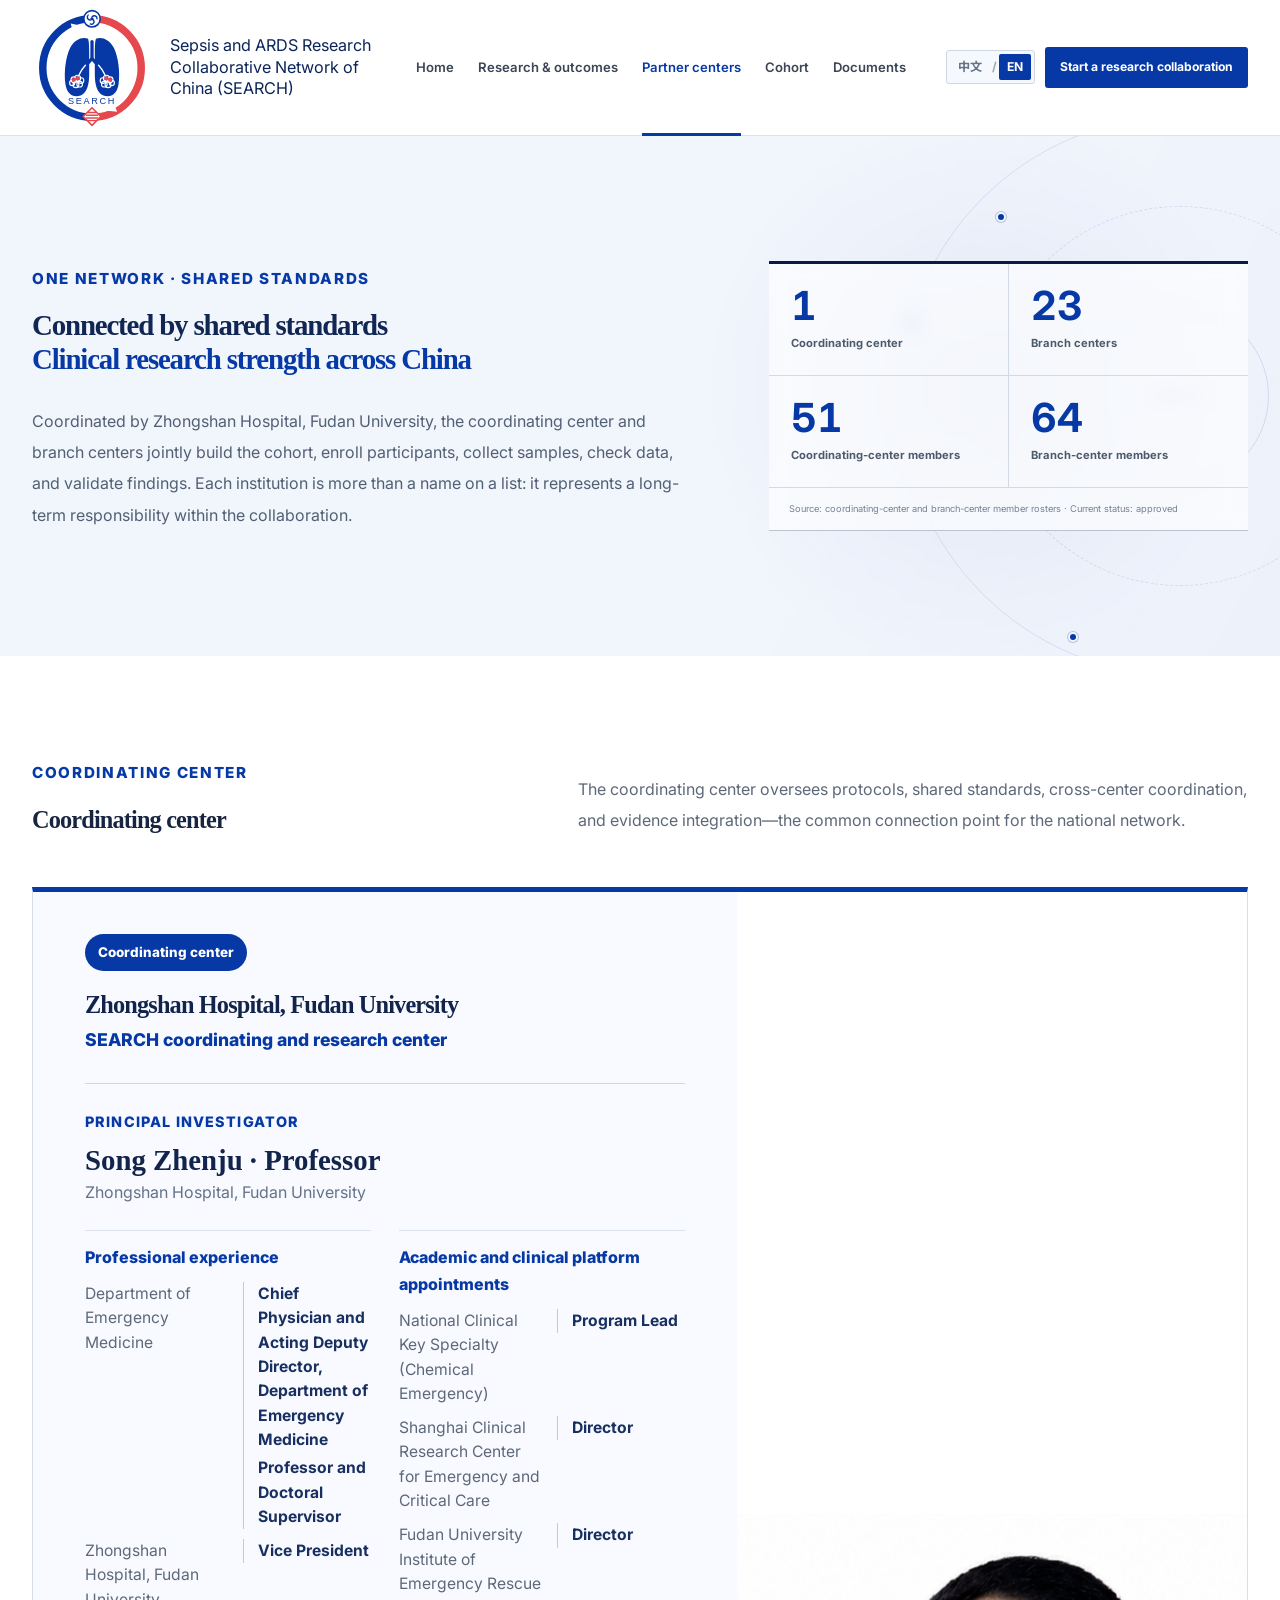
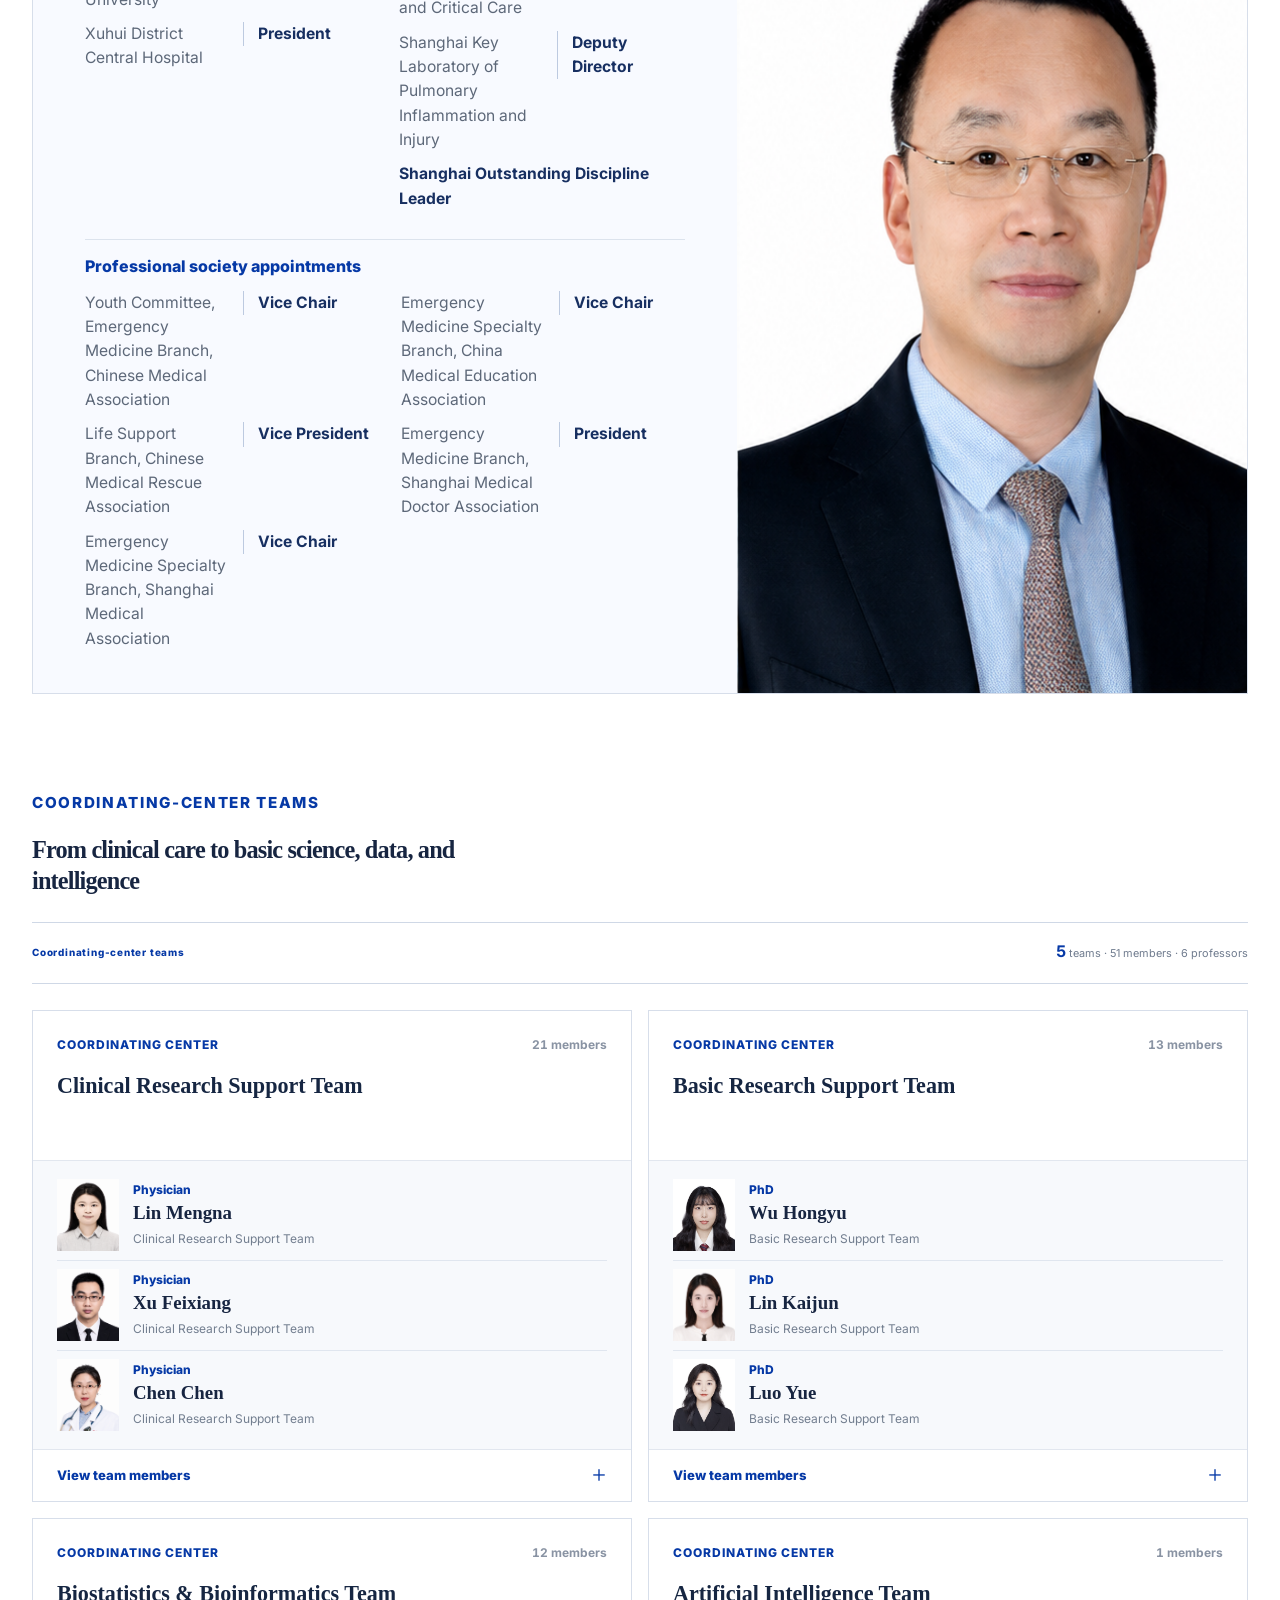
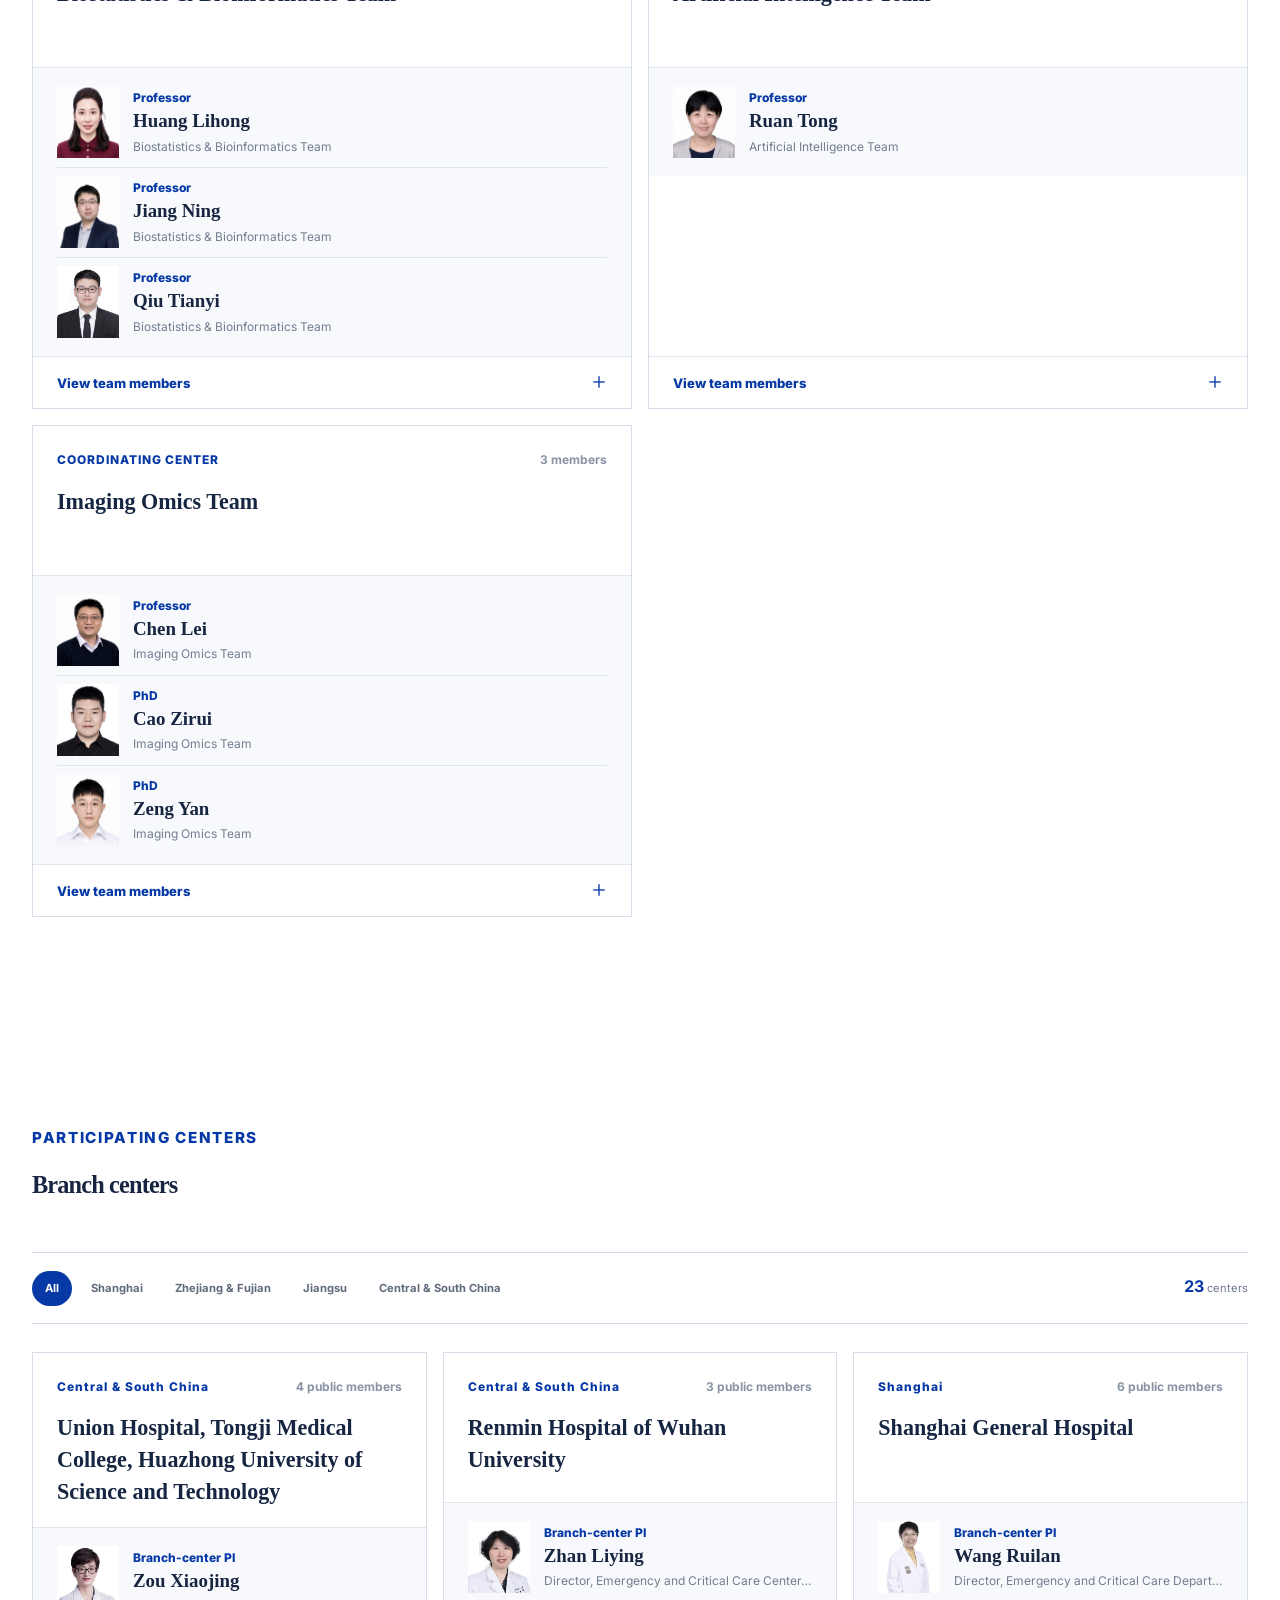
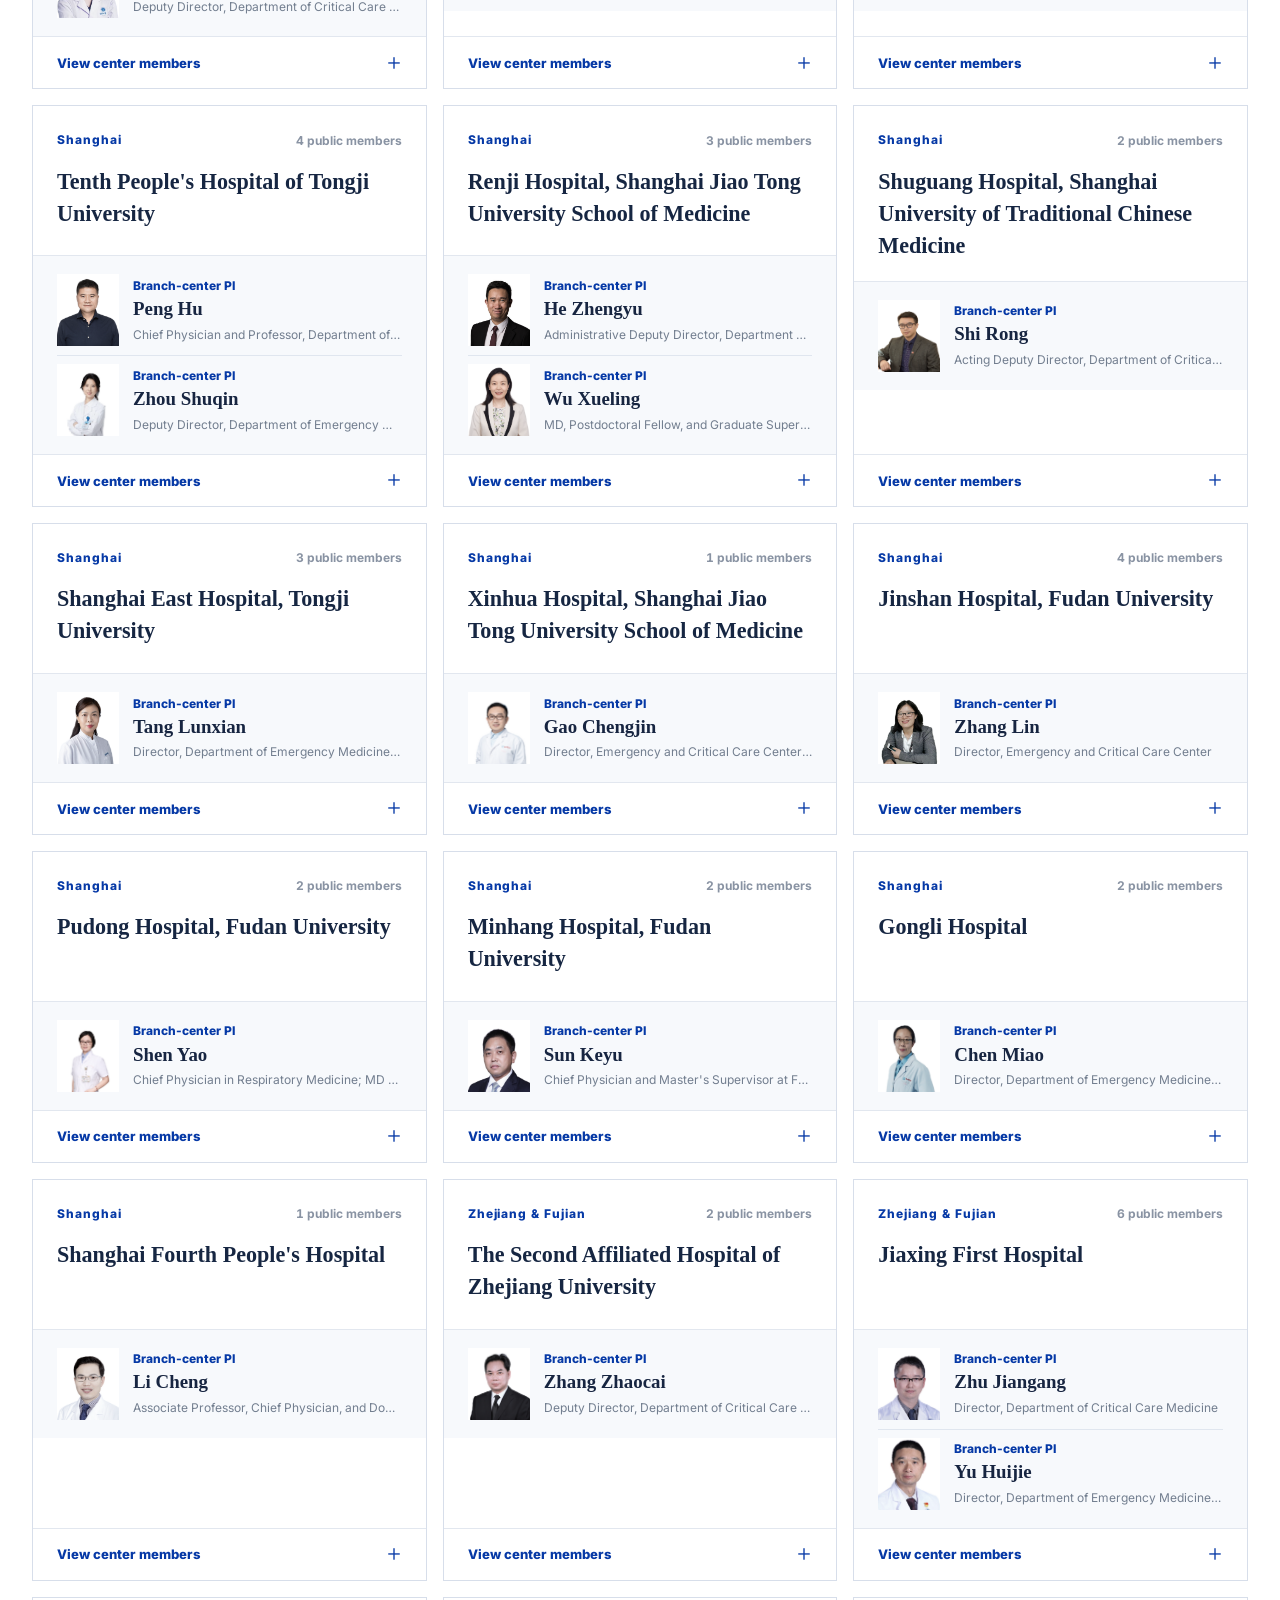
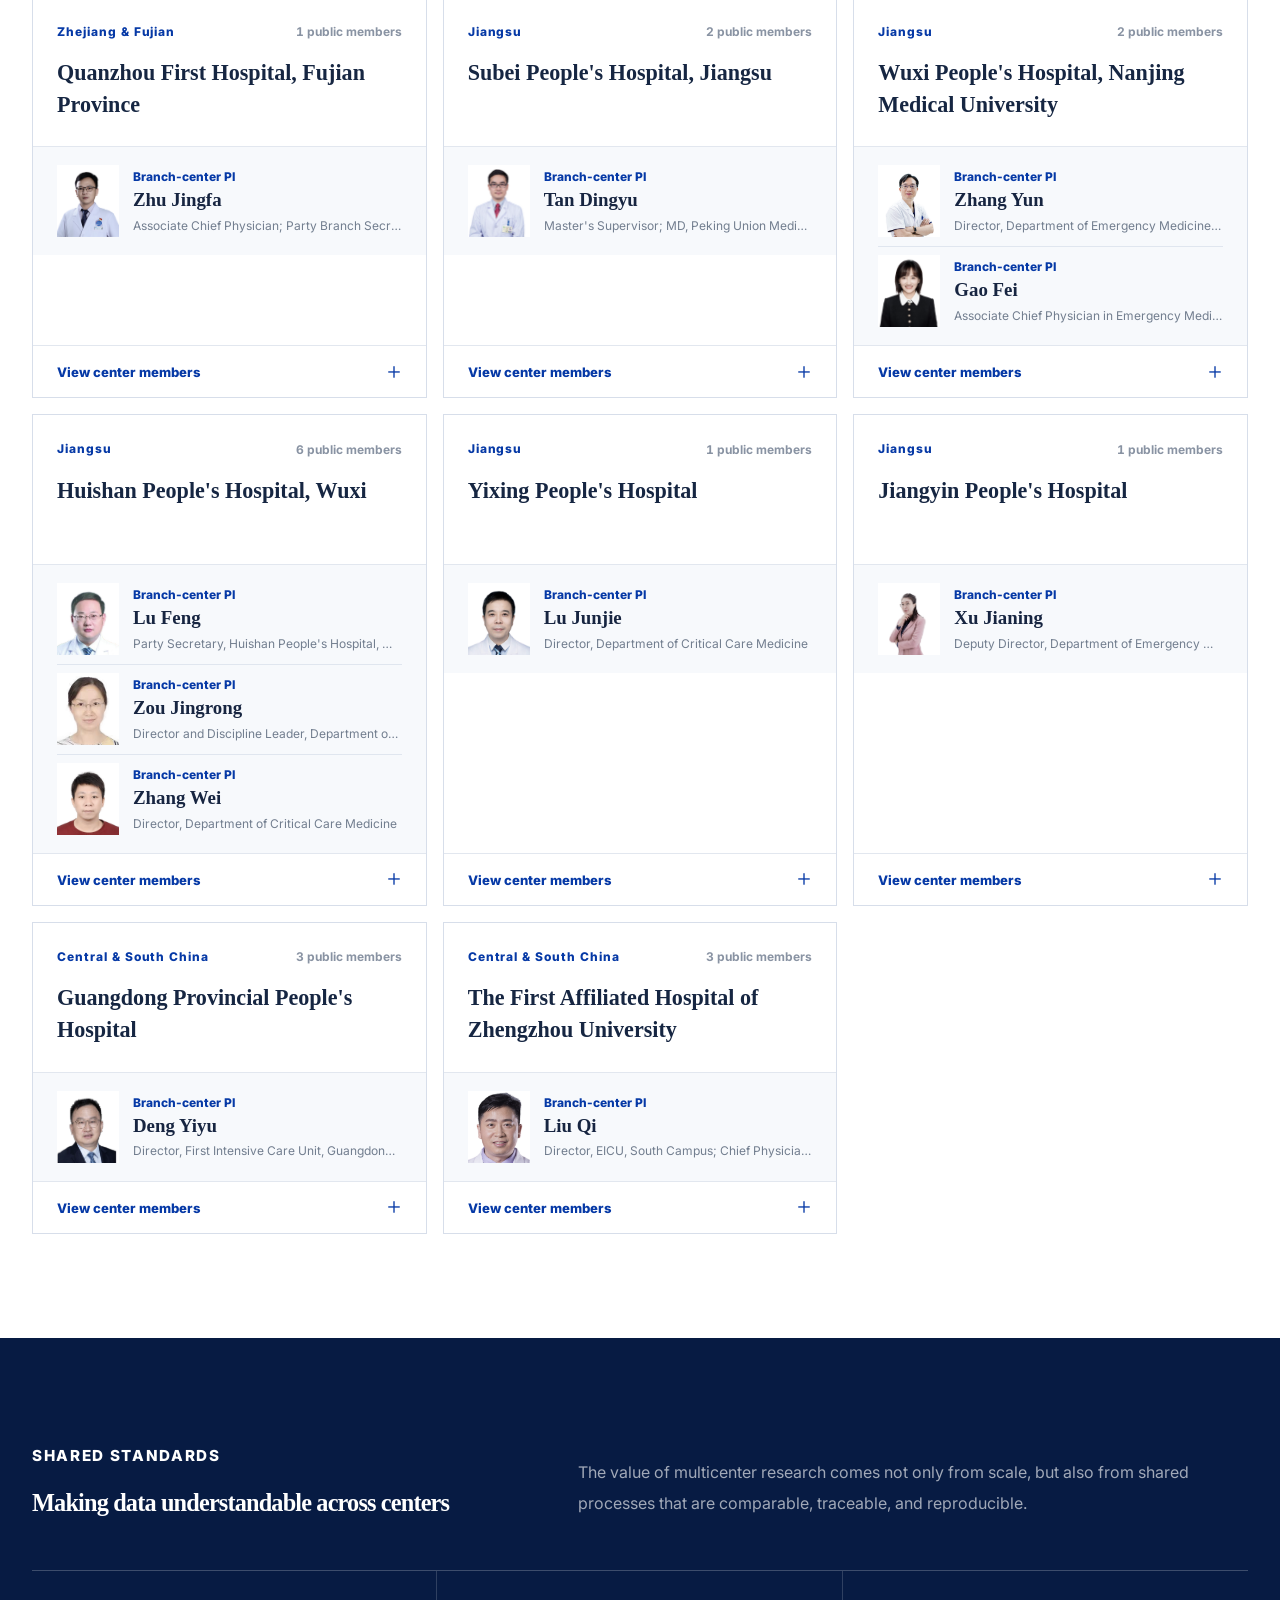
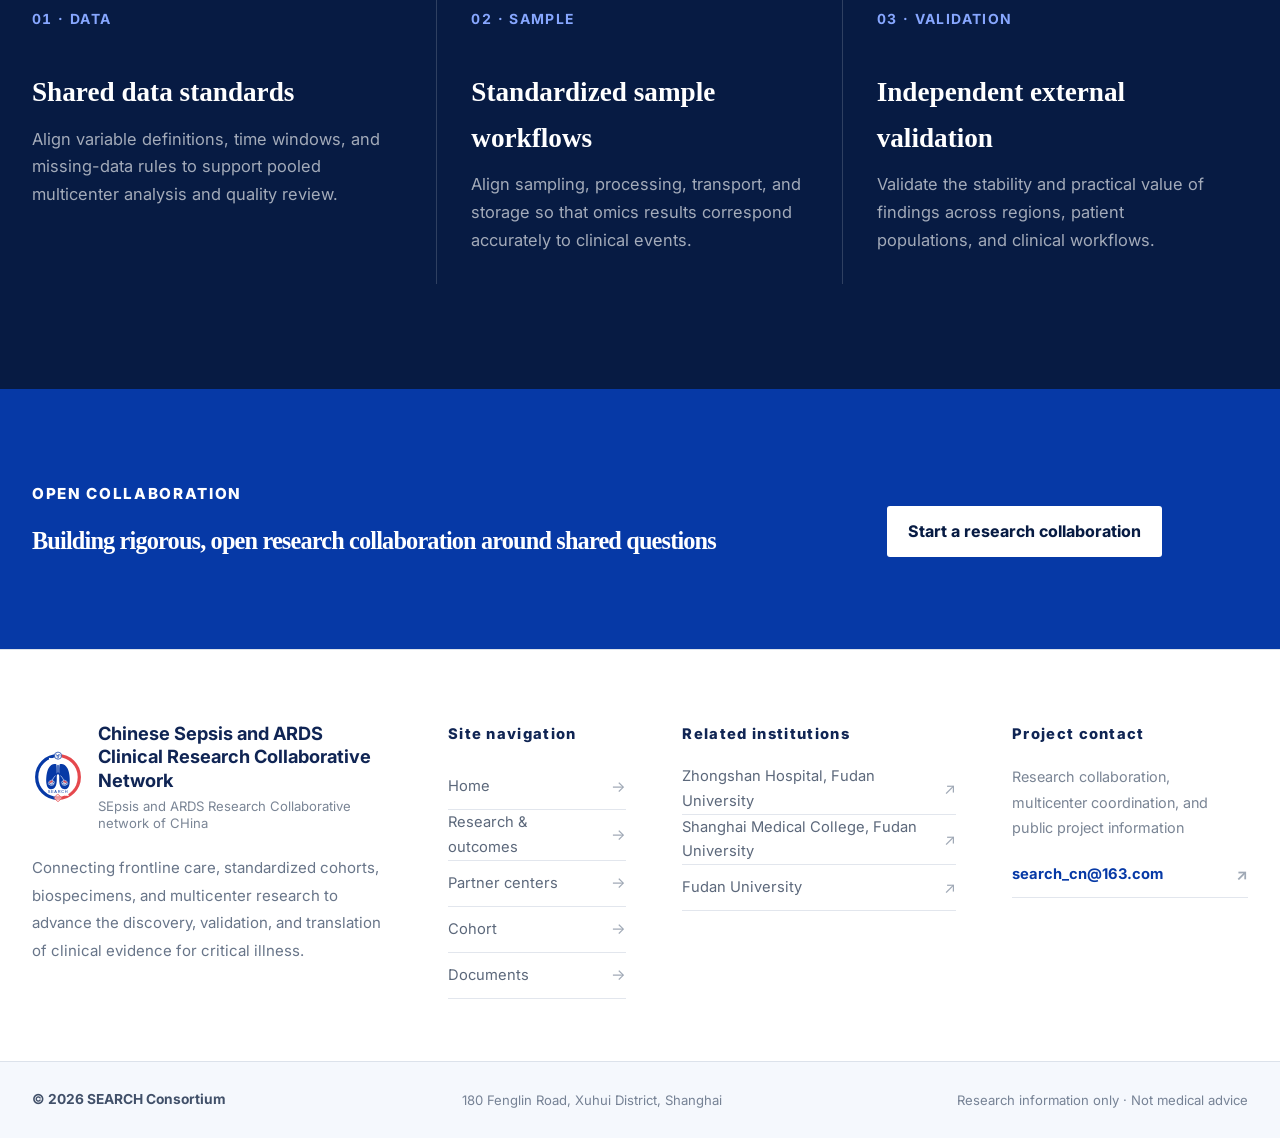
<file: concepts/search-research-showcase/network.html>
<!doctype html>
<html lang="zh-CN">
  <head>
    <meta charset="utf-8" />
    <meta name="viewport" content="width=device-width, initial-scale=1" />
    <meta name="description" content="SEARCH 主中心与全国分中心协作网络" />
    <title>合作单位 · SEARCH</title>
    <base href="/concepts/search-research-showcase/" />
    <link rel="preconnect" href="https://fonts.googleapis.com" />
    <link rel="preconnect" href="https://fonts.gstatic.com" crossorigin />
    <link href="https://fonts.googleapis.com/css2?family=Inter:wght@400;500;600;700;800&amp;family=Noto+Sans+SC:wght@400;500;600;700&amp;family=Noto+Serif+SC:wght@500;600;700&amp;display=swap" rel="stylesheet" />
    <link rel="stylesheet" href="prototype-home.css?v=26" />
    <link rel="stylesheet" href="network-prototype.css?v=15" />
  </head>
  <body class="network-page">
    <header class="site-header">
      <a class="brand" href="index.html" aria-label="SEARCH 首页">
        <img class="brand-mark" src="../../icon/search-emblem.svg" alt="SEARCH" />
        <span class="brand-copy">
          <strong>中国脓毒症和 ARDS 临床研究协作联盟（SEARCH）</strong>
          <small>Sepsis and ARDS Research Collaborative Network of China (SEARCH)</small>
        </span>
      </a>
      <button class="nav-toggle" type="button" aria-expanded="false" aria-controls="primary-nav">菜单</button>
      <nav class="main-nav" id="primary-nav" aria-label="主要导航">
        <a href="index.html">首页</a>
        <a href="research.html">研究与成果</a>
        <a class="is-active" href="network.html">合作单位</a>
        <a href="cohort.html">队列信息</a>
        <a href="documents.html">项目文件</a>
      </nav>
      <div class="header-actions">
        <button class="language-button" type="button" data-language-toggle aria-label="切换语言" title="切换至 English"><span class="language-option" data-language-option="zh">中文</span><span class="language-divider" aria-hidden="true">/</span><span class="language-option" data-language-option="en">EN</span></button>
        <a class="contact-link" href="mailto:search_cn@163.com">发起科研合作</a>
      </div>
    </header>

    <main>
      <section class="network-hero">
        <div class="page-shell network-hero-grid">
          <div>
            <p class="eyebrow dark">One network · Shared standards</p>
            <h1>以共同标准连接<br /><em>全国临床研究力量</em></h1>
            <p>由复旦大学附属中山医院统筹，主中心与全国分中心共同完成队列建设、病例入组、样本采集、数据核对与研究验证。每一家机构都不是名单中的一个名称，而是长期协作中的一份责任。</p>
          </div>
          <aside class="network-overview" aria-label="合作网络概览">
            <div><strong>1</strong><span>主中心</span></div>
            <div><strong id="branch-center-count">23</strong><span>分中心</span></div>
            <div><strong>51</strong><span>主中心成员</span></div>
            <div><strong id="branch-person-count">64</strong><span>分中心成员</span></div>
            <small>成员资料来源：主中心与分中心成员表 · 当前状态 approved</small>
          </aside>
        </div>
        <div class="network-orbit-art" aria-hidden="true"><i></i><i></i><i></i><i></i><i></i><span>SEARCH</span></div>
      </section>

      <section class="network-section main-center-section">
        <div class="page-shell">
          <div class="network-section-head">
            <div><p class="eyebrow dark">Coordinating center</p><h2>主中心</h2></div>
            <p>负责研究方案统筹、统一标准建设、跨中心协调和成果整合，是全国协作网络的共同连接点。</p>
          </div>
          <article class="main-center-card">
            <div class="main-center-copy">
              <span class="center-type">主中心</span>
              <h3>复旦大学附属中山医院</h3>
              <p class="main-center-role">SEARCH 协调与研究主中心</p>
              <div class="main-center-pi-details">
                <div class="main-center-pi-identity">
                  <span>项目负责人 · PRINCIPAL INVESTIGATOR</span>
                  <h4>宋振举 教授</h4>
                  <p>复旦大学附属中山医院</p>
                </div>
                <div class="main-center-credentials">
                  <section>
                    <h5>工作经历</h5>
                    <ul class="credential-list">
                      <li class="credential-clinical-role">
                        <span>急诊科</span>
                        <strong><span>主任医师、科室副主任（主持工作）</span><span>教授、博士生导师</span></strong>
                      </li>
                      <li><span>复旦大学附属中山医院</span><strong>副院长</strong></li>
                      <li><span>徐汇区中心医院</span><strong>院长</strong></li>
                    </ul>
                  </section>
                  <section>
                    <h5>学科平台任职</h5>
                    <ul class="credential-list">
                      <li><span>国家临床重点专科（化学应急）</span><strong>负责人</strong></li>
                      <li><span>上海市急危重症临床研究中心</span><strong>主任</strong></li>
                      <li><span>复旦大学急危重症研究所</span><strong>所长</strong></li>
                      <li><span>上海市肺部炎症与损伤重点实验室</span><strong>副主任</strong></li>
                      <li class="credential-title-only"><span>上海市优秀学科带头人</span></li>
                    </ul>
                  </section>
                  <section class="credential-academic">
                    <h5>学术团体任职</h5>
                    <ul class="credential-list">
                      <li><span>中华医学会急诊医学分会青年委员会</span><strong>副主任委员</strong></li>
                      <li><span>中国医药教育协会急诊医学专科分会</span><strong>副主任委员</strong></li>
                      <li><span>中国医学救援协会生命支持分会</span><strong>副会长</strong></li>
                      <li><span>上海市医师协会急诊医学分会</span><strong>会长</strong></li>
                      <li><span>上海市医学会急诊专科分会</span><strong>副主任委员</strong></li>
                    </ul>
                  </section>
                </div>
              </div>
            </div>
            <div class="main-center-lead">
              <img src="assets/team/main/main-001.png" alt="宋振举教授" />
            </div>
          </article>
          <div class="main-department-heading">
            <div><p class="eyebrow dark">Coordinating-center teams</p><h3>从临床到基础，再到数据与智能</h3></div>
          </div>
          <div class="main-department-toolbar">
            <span>主中心下属团队</span>
            <p><strong id="main-department-count">5</strong> 个团队 · 51 名成员 · 6 位教授</p>
          </div>
          <div class="main-department-grid" id="main-department-grid" aria-live="polite">
            <p class="data-loading">正在从静态 JSON 读取主中心成员资料……</p>
          </div>
        </div>
      </section>

      <section class="network-section all-centers-section">
        <div class="page-shell">
          <div class="network-section-head">
            <div><p class="eyebrow dark">Participating centers</p><h2>分中心</h2></div>
          </div>

          <div class="center-toolbar" aria-label="按区域筛选分中心">
            <div class="region-filters" id="region-filters">
              <button class="is-active" type="button" data-region="all" aria-pressed="true">全部</button>
              <button type="button" data-region="上海" aria-pressed="false">上海</button>
              <button type="button" data-region="浙江与福建" aria-pressed="false">浙江与福建</button>
              <button type="button" data-region="江苏" aria-pressed="false">江苏</button>
              <button type="button" data-region="中部与华南" aria-pressed="false">中部与华南</button>
            </div>
            <span><strong id="visible-center-count">23</strong> 家中心</span>
          </div>

          <div class="center-grid" id="center-grid" aria-live="polite">
            <p class="data-loading">正在从静态 JSON 读取机构与成员资料……</p>
          </div>
          <noscript><p class="data-error">此页面需要启用 JavaScript 才能展开中心成员。</p></noscript>
        </div>
      </section>

      <section class="network-standards">
        <div class="page-shell">
          <div class="network-section-head light">
            <div><p class="eyebrow">Shared standards</p><h2>让不同中心的数据可以彼此理解</h2></div>
            <p>多中心研究的价值不仅来自规模，也来自可比较、可追溯和可重复的共同流程。</p>
          </div>
          <div class="standards-grid">
            <article><span>01 · DATA</span><h3>统一数据标准</h3><p>统一变量定义、时间窗口和缺失数据规则，支持跨中心合并分析与质量审查。</p></article>
            <article><span>02 · SAMPLE</span><h3>规范样本流程</h3><p>统一采样、处理、运输和存储标准，让组学结果与临床事件准确对应。</p></article>
            <article><span>03 · VALIDATION</span><h3>独立外部验证</h3><p>在不同地区、患者结构和临床流程中验证研究发现的稳定性与实际价值。</p></article>
          </div>
        </div>
      </section>

      <section class="network-cta">
        <div class="page-shell">
          <div><p class="eyebrow">Open collaboration</p><h2>围绕共同问题，建立规范、开放的科研协作</h2></div>
          <div><a class="button button-light" href="mailto:search_cn@163.com">发起科研合作</a></div>
        </div>
      </section>
    </main>

    <footer class="global-footer">
      <div class="page-shell footer-directory">
        <div class="footer-identity"><div class="footer-identity-head"><img class="footer-brand-mark" src="../../icon/search-emblem.svg" alt="SEARCH" /><span><strong>中国脓毒症和 ARDS 临床研究协作联盟</strong><small>SEpsis and ARDS Research Collaborative network of CHina</small></span></div><p>连接临床一线、规范队列、生物样本与多中心研究，共同推动危重症临床证据的发现、验证与转化。</p></div>
        <nav class="footer-column site-map" aria-label="页脚网站导航"><h3>网站导航</h3><a href="index.html">首页</a><a href="research.html">研究与成果</a><a href="network.html">合作单位</a><a href="cohort.html">队列信息</a><a href="documents.html">项目文件</a></nav>
        <nav class="footer-column" aria-label="相关机构"><h3>相关机构</h3><a href="https://www.zs-hospital.sh.cn/" target="_blank" rel="noopener noreferrer">复旦大学附属中山医院</a><a href="https://shmc.fudan.edu.cn/main.htm" target="_blank" rel="noopener noreferrer">复旦大学上海医学院</a><a href="https://www.fudan.edu.cn/" target="_blank" rel="noopener noreferrer">复旦大学</a></nav>
        <div class="footer-column footer-contact-column"><h3>项目联系</h3><p>科研合作、多中心协作与项目公开资料咨询</p><a class="footer-mail" href="mailto:search_cn@163.com">search_cn@163.com</a></div>
      </div>
      <div class="footer-meta"><div class="page-shell"><strong>© 2026 SEARCH Consortium</strong><span>上海市徐汇区枫林路 180 号</span><span>科研信息展示 · 不构成医疗建议</span></div></div>
    </footer>

    <script src="network-prototype.js?v=9"></script>
    <script src="main-center-prototype.js?v=3"></script>
    <script src="app.js?v=12"></script>
  </body>
</html>
</file>
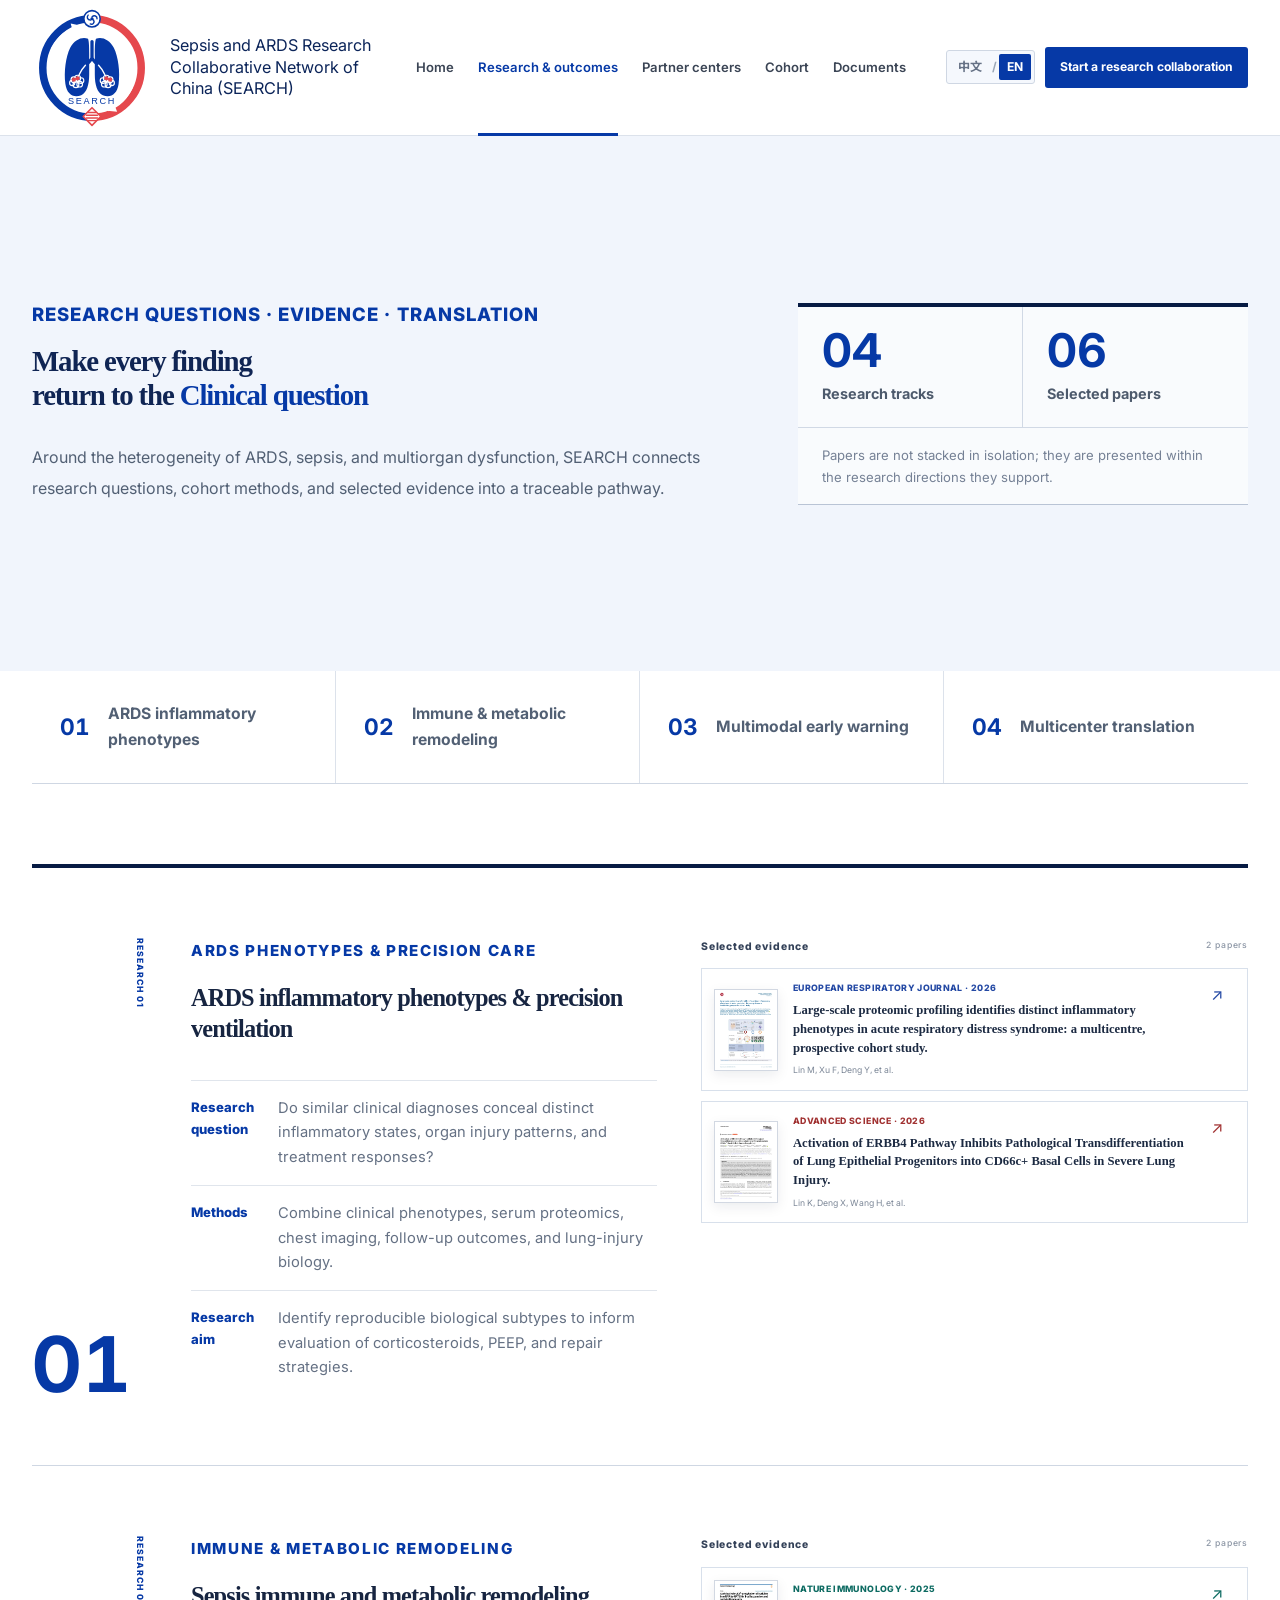
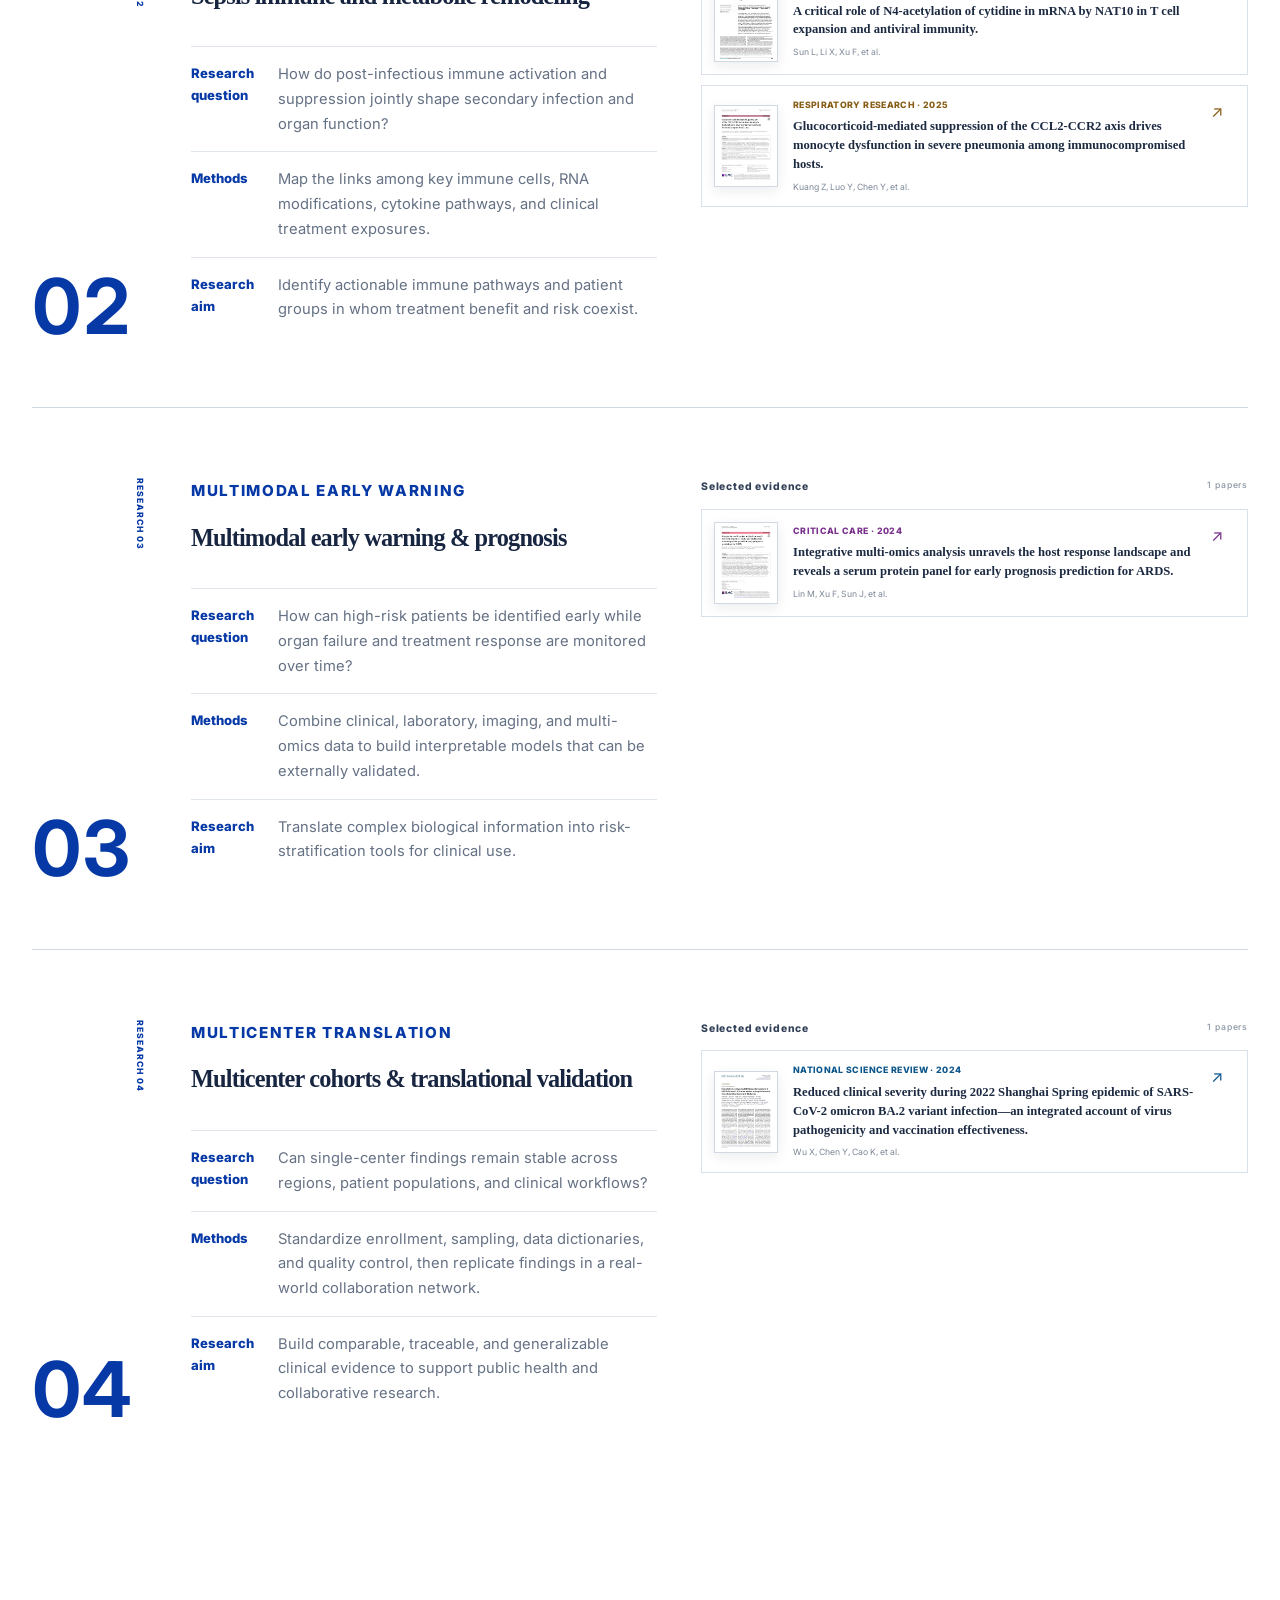
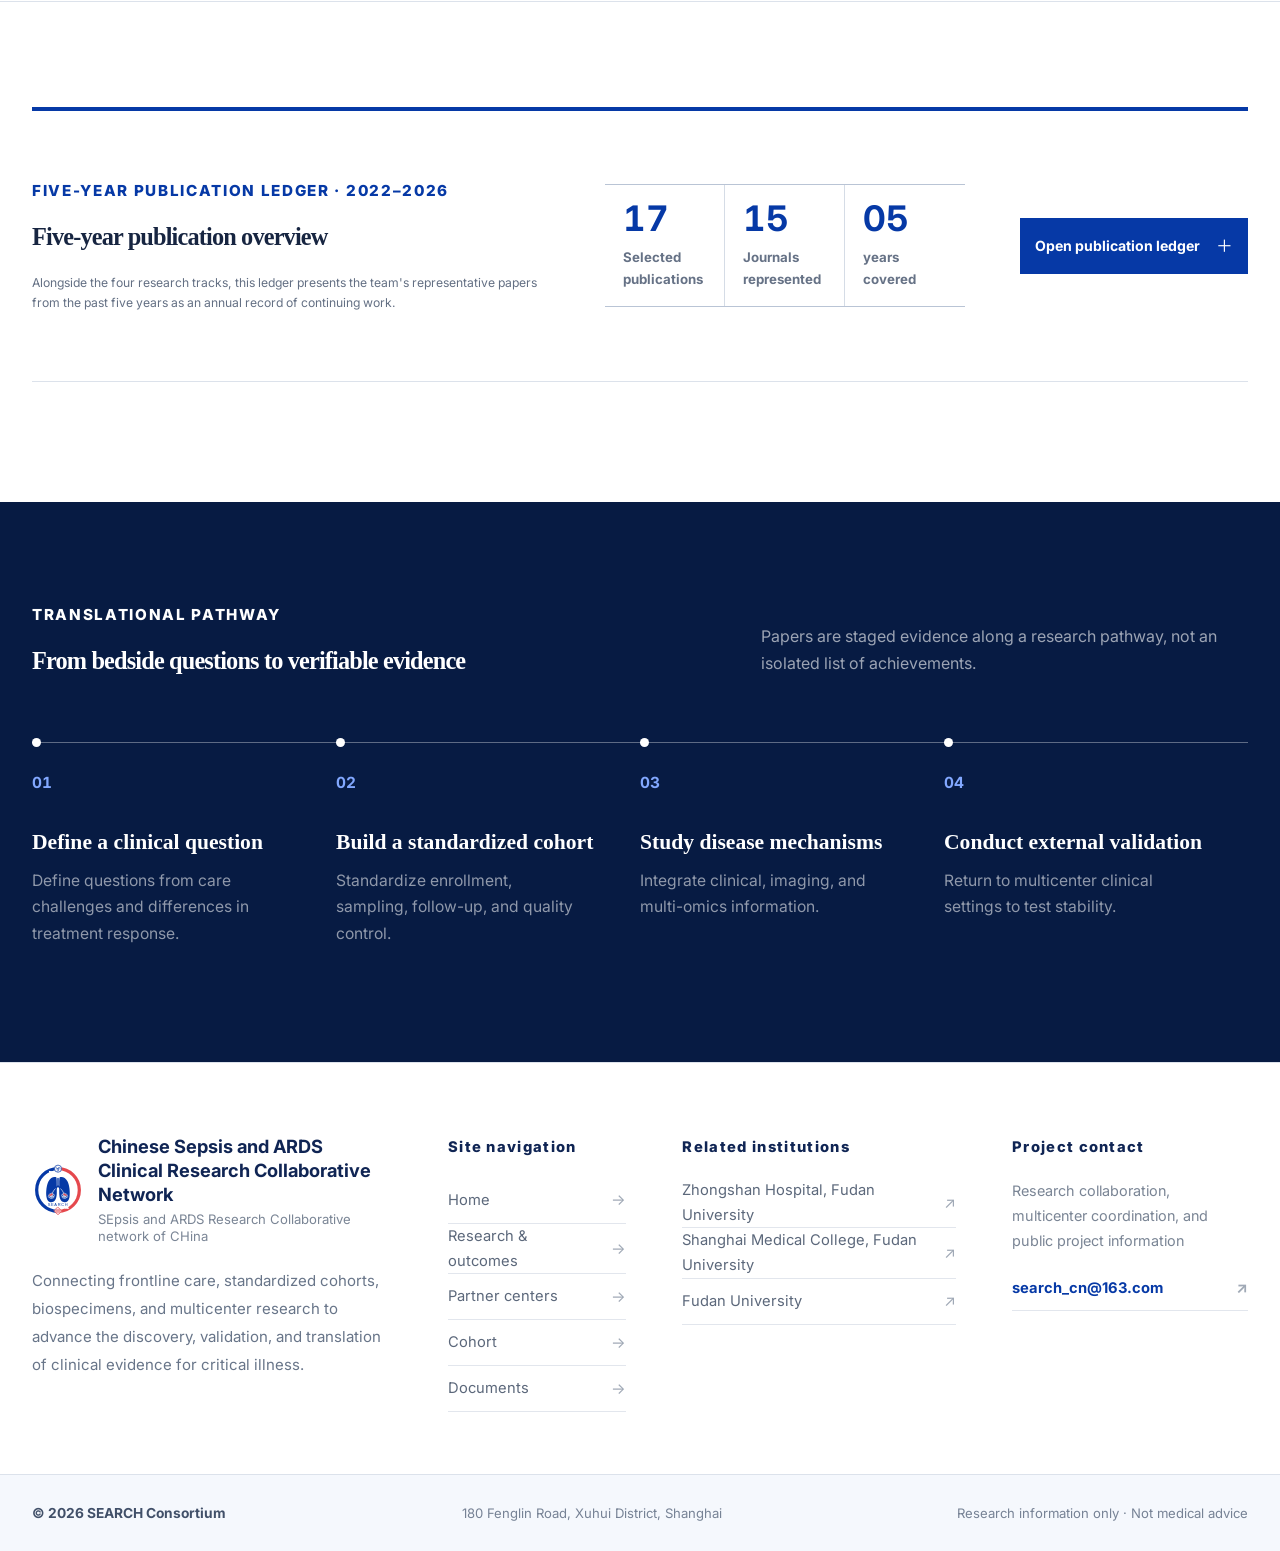
<file: concepts/search-research-showcase/research.html>
<!doctype html>
<html lang="zh-CN">
  <head>
    <meta charset="utf-8" />
    <meta name="viewport" content="width=device-width, initial-scale=1" />
    <meta name="description" content="SEARCH 研究方向与代表性科研成果" />
    <title>研究与成果 · SEARCH</title>
    <base href="/concepts/search-research-showcase/" />
    <link rel="preconnect" href="https://fonts.googleapis.com" />
    <link rel="preconnect" href="https://fonts.gstatic.com" crossorigin />
    <link href="https://fonts.googleapis.com/css2?family=Inter:wght@400;500;600;700;800&amp;family=Noto+Sans+SC:wght@400;500;600;700&amp;family=Noto+Serif+SC:wght@500;600;700&amp;display=swap" rel="stylesheet" />
    <link rel="stylesheet" href="prototype-home.css?v=26" />
    <link rel="stylesheet" href="research-prototype.css?v=10" />
  </head>
  <body class="research-page">
    <header class="site-header">
      <a class="brand" href="index.html" aria-label="SEARCH 首页">
        <img class="brand-mark" src="../../icon/search-emblem.svg" alt="SEARCH" />
        <span class="brand-copy">
          <strong>中国脓毒症和 ARDS 临床研究协作联盟（SEARCH）</strong>
          <small>Sepsis and ARDS Research Collaborative Network of China (SEARCH)</small>
        </span>
      </a>
      <button class="nav-toggle" type="button" aria-expanded="false" aria-controls="primary-nav">菜单</button>
      <nav class="main-nav" id="primary-nav" aria-label="主要导航">
        <a href="index.html">首页</a>
        <a class="is-active" href="research.html">研究与成果</a>
        <a href="network.html">合作单位</a>
        <a href="cohort.html">队列信息</a>
        <a href="documents.html">项目文件</a>
      </nav>
      <div class="header-actions">
        <button class="language-button" type="button" data-language-toggle aria-label="切换语言" title="切换至 English"><span class="language-option" data-language-option="zh">中文</span><span class="language-divider" aria-hidden="true">/</span><span class="language-option" data-language-option="en">EN</span></button>
        <a class="contact-link" href="mailto:search_cn@163.com">发起科研合作</a>
      </div>
    </header>

    <main>
      <section class="research-variant research-a" data-variant="A" aria-label="方案 A：研究图谱">
        <header class="research-hero">
          <div class="page-shell research-hero-grid">
            <div>
              <p class="eyebrow dark">Research questions · Evidence · Translation</p>
              <h1>让每一项成果，<br />回到它所回答的<em>临床问题</em></h1>
              <p>围绕 ARDS、脓毒症与多器官功能障碍的异质性，SEARCH 将研究问题、队列方法和代表成果连接成一条可追溯的证据路径。</p>
            </div>
            <aside class="research-summary" aria-label="研究与成果概览">
              <div><strong class="metric-number">04</strong><span>研究主线</span></div>
              <div><strong class="metric-number">06</strong><span>当前代表论文</span></div>
              <p>论文不再集中堆叠，而是陈列在它所支撑的研究方向之中。</p>
            </aside>
          </div>
        </header>

        <nav class="track-nav page-shell" aria-label="研究方向页内导航">
          <a href="#track-ards"><span>01</span>ARDS 炎症表型</a>
          <a href="#track-immune"><span>02</span>免疫与代谢重塑</a>
          <a href="#track-prediction"><span>03</span>多模态早期预警</a>
          <a href="#track-validation"><span>04</span>多中心转化验证</a>
        </nav>

        <section class="research-atlas page-shell">
          <article class="research-chapter" id="track-ards">
            <div class="chapter-index"><span>RESEARCH 01</span><strong>01</strong></div>
            <div class="chapter-copy">
              <p class="eyebrow dark">ARDS phenotypes &amp; precision care</p>
              <h2>ARDS 炎症表型与精准通气</h2>
              <dl><div><dt>研究问题</dt><dd>相似临床诊断背后是否存在不同炎症状态、器官损伤与治疗反应？</dd></div><div><dt>研究方法</dt><dd>融合临床表型、血清蛋白组、胸部影像及随访结局，并结合肺损伤机制研究。</dd></div><div><dt>研究目标</dt><dd>识别可重复的生物学亚型，为糖皮质激素、PEEP 与修复策略评价提供依据。</dd></div></dl>
            </div>
            <div class="chapter-evidence"><div class="evidence-head"><span>代表成果</span><small>2 篇</small></div><div class="paper-stack" data-paper-list="ards"></div></div>
          </article>

          <article class="research-chapter" id="track-immune">
            <div class="chapter-index"><span>RESEARCH 02</span><strong>02</strong></div>
            <div class="chapter-copy">
              <p class="eyebrow dark">Immune &amp; metabolic remodeling</p>
              <h2>脓毒症免疫与代谢重塑</h2>
              <dl><div><dt>研究问题</dt><dd>感染后的免疫激活与免疫抑制如何共同影响继发感染和器官功能？</dd></div><div><dt>研究方法</dt><dd>解析关键免疫细胞、RNA 修饰、细胞因子通路与临床治疗暴露之间的联系。</dd></div><div><dt>研究目标</dt><dd>寻找可干预的免疫通路，并识别治疗获益与风险并存的人群。</dd></div></dl>
            </div>
            <div class="chapter-evidence"><div class="evidence-head"><span>代表成果</span><small>2 篇</small></div><div class="paper-stack" data-paper-list="immune"></div></div>
          </article>

          <article class="research-chapter" id="track-prediction">
            <div class="chapter-index"><span>RESEARCH 03</span><strong>03</strong></div>
            <div class="chapter-copy">
              <p class="eyebrow dark">Multimodal early warning</p>
              <h2>多模态早期预警与预后</h2>
              <dl><div><dt>研究问题</dt><dd>如何在疾病早期识别高风险患者，并持续判断器官衰竭与治疗反应？</dd></div><div><dt>研究方法</dt><dd>联合临床、实验室、影像和多组学数据，构建可解释且可外部验证的模型。</dd></div><div><dt>研究目标</dt><dd>将复杂生物信息转化为可在临床场景中使用的风险分层工具。</dd></div></dl>
            </div>
            <div class="chapter-evidence"><div class="evidence-head"><span>代表成果</span><small>1 篇</small></div><div class="paper-stack" data-paper-list="prediction"></div></div>
          </article>

          <article class="research-chapter" id="track-validation">
            <div class="chapter-index"><span>RESEARCH 04</span><strong>04</strong></div>
            <div class="chapter-copy">
              <p class="eyebrow dark">Multicenter translation</p>
              <h2>多中心队列与转化验证</h2>
              <dl><div><dt>研究问题</dt><dd>单中心发现能否在不同地区、患者结构和临床流程中保持稳定？</dd></div><div><dt>研究方法</dt><dd>统一入组、采样、数据字典与质量控制，在真实世界协作网络中重复验证。</dd></div><div><dt>研究目标</dt><dd>形成可比较、可追溯、可推广的临床证据，并支持公共卫生与协作研究。</dd></div></dl>
            </div>
            <div class="chapter-evidence"><div class="evidence-head"><span>代表成果</span><small>1 篇</small></div><div class="paper-stack" data-paper-list="validation"></div></div>
          </article>
        </section>

        <section class="publication-archive-section" aria-labelledby="publication-archive-title">
          <div class="page-shell">
            <details class="publication-archive" id="publication-archive">
              <summary>
                <div class="archive-heading">
                  <p class="eyebrow dark">Five-year publication ledger · 2022–2026</p>
                  <h2 id="publication-archive-title">近五年代表性论文总览</h2>
                  <p>在四条研究主线之外，集中呈现团队近五年的代表性论文，作为持续研究工作的年度总表。</p>
                </div>
                <div class="archive-metrics" aria-label="近五年论文数据概览">
                  <div><strong id="archive-paper-count" class="metric-number">17</strong><span>代表性论文</span></div>
                  <div><strong id="archive-journal-count" class="metric-number">15</strong><span>涉及期刊</span></div>
                  <div><strong class="metric-number">05</strong><span>统计年度</span></div>
                </div>
                <span class="archive-toggle"><b data-archive-toggle-label>展开论文总表</b><i data-archive-toggle-icon>＋</i></span>
              </summary>
              <div class="archive-panel">
                <div class="archive-distribution" aria-label="各年度代表性论文数量">
                  <div><span>2026</span><i><em style="width:60%"></em></i><strong>3 篇</strong></div>
                  <div><span>2025</span><i><em style="width:60%"></em></i><strong>3 篇</strong></div>
                  <div><span>2024</span><i><em style="width:40%"></em></i><strong>2 篇</strong></div>
                  <div><span>2023</span><i><em style="width:60%"></em></i><strong>3 篇</strong></div>
                  <div><span>2022</span><i><em style="width:100%"></em></i><strong>5 篇</strong></div>
                </div>
                <div class="publication-archive-list" id="publication-archive-list" aria-live="polite"></div>
                <p class="archive-source">来源：团队提供的《代表性论文》文档及新增中文期刊文章；按 2022–2026 年筛选，共 17 篇。页面不展示期刊影响因子。</p>
              </div>
            </details>
          </div>
        </section>

        <section class="translation-path">
          <div class="page-shell">
            <div class="research-section-head"><div><p class="eyebrow">Translational pathway</p><h2>从床旁问题到可验证证据</h2></div><p>论文是研究路径上的阶段性证据，而不是孤立的成果清单。</p></div>
            <ol><li><span>01</span><strong>提出临床问题</strong><p>从诊疗困境与治疗反应差异中定义问题。</p></li><li><span>02</span><strong>建立规范队列</strong><p>统一入组、采样、随访与质量控制。</p></li><li><span>03</span><strong>解析疾病机制</strong><p>融合临床、影像和多组学信息。</p></li><li><span>04</span><strong>开展外部验证</strong><p>回到多中心临床环境检验稳定性。</p></li></ol>
          </div>
        </section>
      </section>

      <section class="research-variant research-b" data-variant="B" aria-label="方案 B：研究浏览器" hidden>
        <div class="b-research-shell page-shell">
          <header class="b-research-title"><p>SEARCH / RESEARCH INDEX / 2026</p><h1>研究不是论文的目录，<br />而是问题持续演进的记录。</h1><span>选择一个研究方向，集中浏览它的研究问题、方法与代表证据。</span></header>
          <div class="research-explorer">
            <aside class="explorer-nav" aria-label="选择研究方向">
              <p>RESEARCH PROGRAMS</p>
              <button class="is-active" type="button" data-explorer-track="ards"><span>01</span><strong>ARDS 炎症表型</strong><small>2 篇成果</small></button>
              <button type="button" data-explorer-track="immune"><span>02</span><strong>免疫与代谢重塑</strong><small>2 篇成果</small></button>
              <button type="button" data-explorer-track="prediction"><span>03</span><strong>多模态早期预警</strong><small>1 篇成果</small></button>
              <button type="button" data-explorer-track="validation"><span>04</span><strong>多中心转化验证</strong><small>1 篇成果</small></button>
            </aside>
            <div class="explorer-panel" id="explorer-panel" aria-live="polite"></div>
          </div>
        </div>
      </section>

      <section class="research-variant research-c" data-variant="C" aria-label="方案 C：证据矩阵" hidden>
        <header class="matrix-hero page-shell"><div><p class="eyebrow dark">Evidence matrix</p><h1>研究方向与成果<br />一张图读懂</h1></div><p>横向比较每条研究主线的问题、方法和代表论文，适合快速判断团队的研究结构与合作切入点。</p></header>
        <section class="evidence-matrix page-shell" aria-label="研究证据矩阵">
          <div class="matrix-head"><span>研究方向</span><span>核心问题</span><span>主要方法</span><span>代表成果</span></div>
          <article><header><b>01</b><h2>ARDS 炎症表型与精准通气</h2></header><p>不同炎症亚型是否具有不同预后与治疗反应？</p><ul><li>临床表型</li><li>蛋白组与影像</li><li>肺损伤机制</li></ul><div class="matrix-papers" data-paper-list="ards" data-paper-mode="compact"></div></article>
          <article><header><b>02</b><h2>脓毒症免疫与代谢重塑</h2></header><p>免疫激活与免疫抑制如何共同影响疾病进展？</p><ul><li>免疫细胞功能</li><li>RNA 修饰</li><li>细胞因子通路</li></ul><div class="matrix-papers" data-paper-list="immune" data-paper-mode="compact"></div></article>
          <article><header><b>03</b><h2>多模态早期预警与预后</h2></header><p>如何更早识别高风险患者并动态评价疗效？</p><ul><li>临床与实验室</li><li>影像</li><li>多组学模型</li></ul><div class="matrix-papers" data-paper-list="prediction" data-paper-mode="compact"></div></article>
          <article><header><b>04</b><h2>多中心队列与转化验证</h2></header><p>研究发现能否跨地区、跨中心稳定复现？</p><ul><li>统一数据标准</li><li>多中心队列</li><li>真实世界验证</li></ul><div class="matrix-papers" data-paper-list="validation" data-paper-mode="compact"></div></article>
        </section>
      </section>

    </main>

    <footer class="global-footer">
      <div class="page-shell footer-directory">
        <div class="footer-identity"><div class="footer-identity-head"><img class="footer-brand-mark" src="../../icon/search-emblem.svg" alt="SEARCH" /><span><strong>中国脓毒症和 ARDS 临床研究协作联盟</strong><small>SEpsis and ARDS Research Collaborative network of CHina</small></span></div><p>连接临床一线、规范队列、生物样本与多中心研究，共同推动危重症临床证据的发现、验证与转化。</p></div>
        <nav class="footer-column site-map" aria-label="页脚网站导航"><h3>网站导航</h3><a href="index.html">首页</a><a href="research.html">研究与成果</a><a href="network.html">合作单位</a><a href="cohort.html">队列信息</a><a href="documents.html">项目文件</a></nav>
        <nav class="footer-column" aria-label="相关机构"><h3>相关机构</h3><a href="https://www.zs-hospital.sh.cn/" target="_blank" rel="noopener noreferrer">复旦大学附属中山医院</a><a href="https://shmc.fudan.edu.cn/main.htm" target="_blank" rel="noopener noreferrer">复旦大学上海医学院</a><a href="https://www.fudan.edu.cn/" target="_blank" rel="noopener noreferrer">复旦大学</a></nav>
        <div class="footer-column footer-contact-column"><h3>项目联系</h3><p>科研合作、多中心协作与项目公开资料咨询</p><a class="footer-mail" href="mailto:search_cn@163.com">search_cn@163.com</a></div>
      </div>
      <div class="footer-meta"><div class="page-shell"><strong>© 2026 SEARCH Consortium</strong><span>上海市徐汇区枫林路 180 号</span><span>科研信息展示 · 不构成医疗建议</span></div></div>
    </footer>

    <script src="research-prototype.js?v=6"></script>
    <script src="app.js?v=12"></script>
  </body>
</html>
</file>
<file: concepts/search-research-showcase/prototype-home.css>
:root {
  --blue: #0639a6;
  --blue-deep: #071b43;
  --blue-soft: #edf3ff;
  --cyan: #63e7e2;
  --ink: #151b25;
  --body: #4e5969;
  --muted: #788394;
  --line: #dce2eb;
  --paper: #f5f1e8;
  --white: #fff;
  --sans: Inter, "Noto Sans SC", "PingFang SC", "Microsoft YaHei", sans-serif;
  --serif: "Noto Serif SC", "Songti SC", SimSun, serif;
  --shell: 1240px;
}

html[lang="en"] {
  --serif: Georgia, "Times New Roman", serif;
}

* { box-sizing: border-box; }
html { scroll-behavior: smooth; }
body { margin: 0; color: var(--ink); background: var(--white); font-family: var(--sans); line-height: 1.68; -webkit-font-smoothing: antialiased; }
img { display: block; max-width: 100%; }
a { color: inherit; text-decoration: none; }
button { color: inherit; font: inherit; cursor: pointer; }
[hidden] { display: none !important; }
.page-shell { width: min(var(--shell), calc(100% - 64px)); margin-inline: auto; }

.prototype-notice {
  min-height: 30px;
  display: flex;
  align-items: center;
  justify-content: center;
  gap: 10px;
  padding: 5px 24px;
  background: #fff4c8;
  color: #51430c;
  font-size: 0.72rem;
  letter-spacing: 0.03em;
}
.prototype-notice span { border-radius: 999px; padding: 1px 8px; background: #171717; color: #fff; font-weight: 700; }

.site-header {
  position: sticky;
  top: 0;
  z-index: 40;
  min-height: 136px;
  display: grid;
  grid-template-columns: minmax(320px, 1fr) auto auto;
  align-items: center;
  gap: 28px;
  padding: 0 max(32px, calc((100vw - var(--shell)) / 2));
  border-bottom: 1px solid var(--line);
  background: rgba(255, 255, 255, 0.96);
  backdrop-filter: blur(16px);
}
.brand { display: flex; align-items: center; gap: 18px; min-width: 0; }
.brand-mark { width: 120px; height: 120px; display: block; flex: 0 0 auto; object-fit: contain; }
.brand-copy { min-width: 0; display: grid; line-height: 1.25; }
.brand-copy strong { overflow: hidden; color: #0b2459; font-size: calc(1.25rem - 2px); text-overflow: ellipsis; white-space: nowrap; }
.brand-copy small { margin-top: 7px; overflow: hidden; color: var(--muted); font-size: calc(.82rem - 1px); letter-spacing: 0.035em; text-overflow: ellipsis; white-space: nowrap; }
.main-nav { align-self: stretch; display: flex; align-items: stretch; }
.main-nav a { position: relative; display: flex; align-items: center; padding: 0 12px; color: #3b4555; font-size: 0.82rem; font-weight: 600; }
.main-nav a::after { content: ""; position: absolute; right: 12px; bottom: -1px; left: 12px; height: 3px; background: transparent; }
.main-nav a:hover, .main-nav a.is-active { color: var(--blue); }
.main-nav a.is-active::after { background: var(--blue); }
.header-actions { display: flex; align-items: center; gap: 10px; }
.language-button { display: inline-flex; align-items: center; gap: 2px; border: 1px solid #cfd7e3; border-radius: 3px; padding: 3px; background: #f5f8fd; color: #667286; font-size: 0.76rem; font-weight: 700; }
.language-button .language-option { display: inline-flex; align-items: center; justify-content: center; min-height: 26px; padding: 0 8px; border-radius: 2px; transition: background .16s ease, color .16s ease; }
.language-button .language-divider { color: #9ba7b7; }
html[lang="zh-CN"] .language-button [data-language-option="zh"], html[lang="en"] .language-button [data-language-option="en"] { background: var(--blue); color: #fff; }
.language-button:hover, .language-button:focus-visible { border-color: var(--blue); color: var(--blue); }
.contact-link { border-radius: 3px; padding: 10px 15px; background: var(--blue); color: #fff; font-size: 0.76rem; font-weight: 700; }
.nav-toggle { display: none; }

/* English presentation: keep the header identity compact and give long English headlines a calmer hierarchy. */
html[lang="en"] .brand-copy strong { display: none; }
html[lang="en"] .brand-copy small { display: block; margin-top: 0; overflow: visible; color: #0b2459; font-size: calc(.95rem + 1px); letter-spacing: 0; line-height: 1.35; text-overflow: clip; white-space: normal; }

@media (min-width: 761px) {
  /* English copy needs a quieter scale than the shorter Chinese headlines. */
  html[lang="en"] .a-hero-copy .eyebrow { max-width: 570px; font-size: clamp(.875rem, calc(1.6vw - 2px), 1.575rem); letter-spacing: .055em; line-height: 1.35; }
  html[lang="en"] .a-hero-copy h1 { max-width: 790px; font-size: clamp(1.625rem, calc(2.1vw + 2px), 2.325rem); letter-spacing: -.04em; line-height: 1.16; }
  html[lang="en"] .variant-a .section-intro h2 { font-size: clamp(1.4rem, 1.9vw, 2.1rem); letter-spacing: -.035em; line-height: 1.3; }
  html[lang="en"] .variant-a .leadership-intro h2 { max-width: 760px; font-size: clamp(1.4rem, 1.9vw, 2.1rem); letter-spacing: -.035em; line-height: 1.3; }
  html[lang="en"] .research-hero h1 { max-width: 790px; font-size: clamp(1.625rem, calc(2.1vw + 2px), 2.325rem); letter-spacing: -.04em; line-height: 1.16; }
  html[lang="en"] :is(.network-hero, .cohort-a-hero, .documents-hero) h1 { max-width: 790px; font-size: clamp(1.625rem, calc(2.1vw + 2px), 2.325rem); letter-spacing: -.04em; line-height: 1.16; }
}

.eyebrow { margin: 0 0 18px; color: inherit; font-size: 0.7rem; font-weight: 800; letter-spacing: 0.16em; text-transform: uppercase; }
.eyebrow.dark { color: var(--blue); }
.button-row { display: flex; flex-wrap: wrap; align-items: center; gap: 20px; margin-top: 34px; }
.button { min-height: 46px; display: inline-flex; align-items: center; justify-content: center; border: 1px solid transparent; border-radius: 3px; padding: 11px 20px; font-size: 0.8rem; font-weight: 750; }
.button-primary { background: var(--blue); color: #fff; }
.button-light { background: #fff; color: var(--blue-deep); }
.button-ink { background: var(--ink); color: #fff; }
.button-cyan { background: var(--cyan); color: #032c38; }
.button-outline { border-color: rgba(255,255,255,.45); color: #fff; }
.text-link { display: inline-flex; align-items: center; gap: 12px; color: inherit; font-size: 0.82rem; font-weight: 700; }
.text-link span { font-size: 1.15rem; }
.text-link.blue { color: var(--blue); }

/* A — Human narrative */
.variant-a { background: #fff; }
.a-hero { min-height: 650px; display: grid; grid-template-columns: minmax(0, 1.12fr) minmax(420px, .88fr); background: #f3f6fb; }
.a-hero-copy { display: flex; flex-direction: column; align-items: flex-start; justify-content: center; padding: 80px clamp(48px, 4vw, 88px) 80px max(32px, calc((100vw - var(--shell)) / 2)); }
.a-hero-copy .eyebrow { margin-bottom: 22px; color: var(--blue); font-size: clamp(1.45rem, 2.3vw, 2.45rem); letter-spacing: .06em; line-height: 1.3; }
.a-hero-copy h1 { max-width: 790px; margin: 0; color: #102554; font-family: var(--serif); font-size: clamp(2.85rem, 4.6vw, 4.9rem); font-weight: 600; letter-spacing: -.06em; line-height: 1.12; }
.a-hero-copy h1 em { color: var(--blue); font-style: normal; }
.hero-lead { max-width: 670px; margin: 28px 0 0; color: #526074; font-size: 1rem; line-height: 1.95; }
.a-hero-copy .button { min-height: 52px; padding: 13px 23px; font-size: clamp(.95rem, 1.05vw, 1.05rem); }
.a-hero-copy .text-link { font-size: clamp(.95rem, 1.05vw, 1.05rem); }
.a-hero-copy .text-link span { font-size: 1.25em; }
.a-hero-visual { position: relative; min-height: 650px; overflow: hidden; background: var(--blue-deep); }
.clinical-scene { position: absolute; inset: 0; }
.clinical-scene img { position: absolute; inset: 0; width: 100%; height: 100%; opacity: 0; object-fit: cover; object-position: center; transition: opacity 1.6s ease-in-out; }
.clinical-scene img.is-active { opacity: 1; }
.scene-options { position: absolute; z-index: 4; bottom: 18px; left: 50%; display: flex; align-items: center; gap: 2px; transform: translateX(-50%); }
.scene-options button { position: relative; width: 28px; height: 28px; border: 0; padding: 0; background: transparent; }
.scene-options button::before { content: ""; position: absolute; top: 50%; left: 50%; width: 6px; height: 6px; border: 1px solid rgba(255,255,255,.82); border-radius: 99px; background: rgba(4,18,48,.28); box-shadow: 0 1px 8px rgba(0,0,0,.28); transform: translate(-50%,-50%); transition: width .25s ease, background .25s ease; }
.scene-options button:hover::before, .scene-options button:focus-visible::before, .scene-options button.is-active::before { width: 17px; background: #fff; }
.scene-options button:focus-visible { outline: 2px solid #fff; outline-offset: 1px; border-radius: 99px; }
.a-metrics { display: grid; grid-template-columns: repeat(3, 1fr) .65fr; padding: 0 max(32px, calc((100vw - var(--shell)) / 2)); background: var(--blue-deep); color: #fff; }
.a-metrics > * { min-height: 142px; display: flex; flex-direction: column; justify-content: center; margin: 0; padding: 24px 30px; border-right: 1px solid rgba(255,255,255,.16); }
.a-metrics strong { font-family: var(--serif); font-size: 2.4rem; line-height: 1.05; }
:is(.a-metrics, .research-summary, .archive-metrics) .metric-number { font-family: var(--sans); font-weight: 700; font-variant-numeric: lining-nums tabular-nums; font-feature-settings: "lnum" 1, "tnum" 1; line-height: 1; }
.a-metrics span { margin-top: 8px; font-size: .78rem; font-weight: 700; }
.a-metrics small { margin-top: 5px; color: rgba(255,255,255,.57); font-size: .66rem; }
.a-metrics > p { color: rgba(255,255,255,.55); font-size: .67rem; }
.a-metrics > p strong { margin-top: 6px; color: #fff; font-size: .85rem; }
.a-story { padding-top: 108px; padding-bottom: 108px; }
.section-intro h2 { max-width: 720px; margin: 0; color: #172541; font-family: var(--serif); font-size: clamp(2.1rem, 3.4vw, 3.6rem); font-weight: 600; letter-spacing: -.045em; line-height: 1.25; }
.section-intro.horizontal { display: flex; align-items: end; justify-content: space-between; gap: 40px; }
.story-columns { display: grid; grid-template-columns: 1fr 1fr; gap: 80px; margin-top: 58px; padding-top: 38px; border-top: 1px solid var(--line); }
.story-columns p { margin-top: 0; color: var(--body); }
.story-columns .story-lead { color: var(--blue-deep); font-family: var(--serif); font-size: 1.42rem; font-weight: 600; line-height: 1.72; }
.story-columns > div { max-width: 520px; }
.story-columns .text-link { margin-top: 18px; }
.a-research { padding-top: 100px; padding-bottom: 110px; border-top: 1px solid var(--line); }
.research-paths { margin-top: 54px; border-top: 2px solid var(--blue-deep); }
.research-paths article { display: grid; grid-template-columns: 65px minmax(0,1fr) 120px; align-items: center; gap: 24px; padding: 29px 0; border-bottom: 1px solid var(--line); transition: padding .2s, background .2s; }
.research-paths article:hover { padding-inline: 18px; background: var(--blue-soft); }
.research-paths article > span { color: var(--blue); font-family: var(--serif); font-size: 1.2rem; font-weight: 700; }
.research-paths h3 { margin: 0; color: #16223c; font-size: 1.12rem; }
.research-paths p { margin: 6px 0 0; color: var(--body); font-size: .82rem; }
.research-paths b { justify-self: end; border: 1px solid var(--line); border-radius: 99px; padding: 6px 12px; color: #647085; font-size: .68rem; }
.a-leadership { background: linear-gradient(135deg, #0d42b5 0%, #082e86 58%, #061d4e 100%); color: #fff; }
.a-leadership { position: relative; overflow: hidden; padding: 104px 0 94px; }
.a-leadership::before, .a-leadership::after { content: ""; position: absolute; border: 1px solid rgba(255,255,255,.12); border-radius: 50%; pointer-events: none; }
.a-leadership::before { top: -250px; right: -150px; width: 650px; height: 650px; }
.a-leadership::after { right: 190px; bottom: -330px; width: 520px; height: 520px; }
.leadership-intro { position: relative; z-index: 1; display: grid; grid-template-columns: 1.15fr .85fr; align-items: end; gap: 70px; padding-bottom: 50px; border-bottom: 1px solid rgba(255,255,255,.24); }
.leadership-intro h2 { max-width: 820px; margin: 0; font-family: var(--serif); font-size: clamp(2.7rem, 4.3vw, 5rem); font-weight: 600; letter-spacing: -.055em; line-height: 1.04; }
.leadership-intro h2 span, .leadership-intro h2 em { display: block; }
.leadership-intro h2 em { color: #bcd6ff; font-style: normal; }
.leadership-intro > p { max-width: 520px; margin: 0 0 4px; color: rgba(255,255,255,.78); font-size: 1.06rem; line-height: 1.85; }
.leadership-grid { --lead-photo-height: 296px; position: relative; z-index: 1; display: grid; grid-template-columns: minmax(190px, 194px) minmax(0, 1fr); align-items: stretch; gap: 18px; margin-top: 38px; }
.lead-pi-card, .team-photo-card { overflow: hidden; border: 1px solid rgba(255,255,255,.28); background: rgba(4,20,58,.38); }
.lead-pi-card, .team-photo-card { display: grid; grid-template-rows: var(--lead-photo-height) auto; align-self: stretch; }
.lead-pi-image { min-height: 0; aspect-ratio: 506 / 773; overflow: hidden; background: #fff; }
.lead-pi-image img { display: block; width: 100%; height: 100%; min-height: 0; object-fit: cover; }
.lead-pi-copy, .team-photo-copy { padding: 24px 26px 27px; }
.lead-pi-copy .eyebrow, .team-photo-copy .eyebrow { margin-bottom: 10px; color: #bcd6ff; }
.lead-pi-copy h3, .team-photo-copy h3 { margin: 0; font-family: var(--serif); font-size: clamp(1.6rem, 2vw, 2.2rem); line-height: 1.25; }
.lead-pi-copy h3 { font-size: clamp(1.35rem, calc(2vw - 4px), 1.95rem); }
html[lang="zh-CN"] .lead-pi-copy { padding-right: 14px; padding-left: 14px; }
html[lang="zh-CN"] .lead-pi-copy h3 { font-size: 1.5rem; white-space: nowrap; }
.lead-pi-copy > p:last-child, .team-photo-copy > p:last-child { margin: 10px 0 0; color: rgba(255,255,255,.68); font-size: .88rem; line-height: 1.65; }
.team-photo-placeholder { position: relative; min-height: 0; height: var(--lead-photo-height); overflow: hidden; background: #dfe6e8; }
.team-photo-image { display: block; width: 100%; height: 100%; object-fit: cover; object-position: 50% 78%; }
.team-photo-wordmark { color: rgba(255,255,255,.075); font-family: var(--sans); font-size: clamp(4.5rem, 10vw, 9rem); font-weight: 800; letter-spacing: .08em; }
.team-photo-status { position: absolute; bottom: 48px; left: 50%; border: 1px solid rgba(255,255,255,.3); border-radius: 99px; padding: 9px 15px; background: rgba(4,20,58,.55); color: rgba(255,255,255,.86); font-size: .76rem; font-weight: 700; letter-spacing: .08em; transform: translateX(-50%); white-space: nowrap; }
.leadership-footer { position: relative; z-index: 1; display: flex; align-items: center; justify-content: space-between; gap: 40px; margin-top: 34px; padding-top: 32px; border-top: 1px solid rgba(255,255,255,.24); }
.leadership-footer p { max-width: 760px; margin: 0; color: rgba(255,255,255,.76); font-size: 1rem; line-height: 1.8; }
.leadership-footer .button { flex: 0 0 auto; }

/* B — Academic editorial */
.variant-b { background: var(--paper); color: #181715; font-family: var(--serif); }
.variant-b .eyebrow { font-family: var(--sans); }
.b-masthead { display: grid; grid-template-columns: .34fr 1fr; gap: 70px; padding-top: 90px; padding-bottom: 70px; }
.b-edition { display: grid; align-content: start; border-top: 5px solid #171717; padding-top: 12px; font-family: var(--sans); }
.b-edition span { font-size: .72rem; font-weight: 800; letter-spacing: .16em; }
.b-edition strong { margin-top: 20px; color: #c92d27; font-family: var(--serif); font-size: 8rem; font-weight: 500; letter-spacing: -.08em; line-height: .8; }
.b-edition small { margin-top: 28px; color: #777269; font-size: .68rem; }
.b-title h1 { max-width: 870px; margin: 0; font-size: clamp(3.4rem,6vw,6.6rem); font-weight: 600; letter-spacing: -.07em; line-height: 1.09; }
.b-title > p:last-child { max-width: 660px; margin: 32px 0 0; color: #5b5851; font-size: 1.02rem; line-height: 1.9; }
.b-rule { display: flex; justify-content: space-between; border-top: 1px solid #191919; border-bottom: 1px solid #191919; padding-top: 9px; padding-bottom: 9px; font-family: var(--sans); font-size: .64rem; font-weight: 700; letter-spacing: .12em; text-transform: uppercase; }
.b-lead { display: grid; grid-template-columns: minmax(0, 1fr) 330px; gap: 70px; padding-top: 70px; padding-bottom: 110px; }
.b-image-wrap { height: 430px; overflow: hidden; border: 1px solid #cfc9bc; background: #fff; }
.b-image-wrap img { width: 100%; height: 100%; object-fit: contain; }
.story-index { margin: 24px 0 10px; color: #c92d27; font-family: var(--sans); font-size: .67rem; font-weight: 800; letter-spacing: .14em; }
.b-lead-story h2 { max-width: 800px; margin: 0; font-size: clamp(2.2rem,4vw,4rem); font-weight: 600; letter-spacing: -.045em; line-height: 1.25; }
.b-lead-story > p:not(.story-index) { max-width: 760px; color: #59554d; font-size: .96rem; }
.b-lead-story .text-link { margin-top: 14px; font-family: var(--sans); }
.b-index { align-self: start; position: sticky; top: 108px; border-top: 5px solid #171717; padding-top: 20px; font-family: var(--sans); }
.b-index dl { margin: 0; }
.b-index dl div { display: flex; align-items: baseline; justify-content: space-between; padding: 15px 0; border-bottom: 1px solid #cfc9bc; }
.b-index dt { color: #68645d; font-size: .72rem; }
.b-index dd { margin: 0; font-family: var(--serif); font-size: 1.65rem; font-weight: 700; }
.b-index dd small { font-size: .65rem; }
.b-index .button { width: 100%; margin-top: 24px; font-family: var(--sans); }
.b-programs { display: grid; grid-template-columns: 260px 1fr; gap: 70px; padding-top: 90px; padding-bottom: 110px; border-top: 1px solid #191919; }
.b-section-label > span { color: #c92d27; font-size: 4rem; line-height: 1; }
.b-section-label h2 { margin: 15px 0 4px; font-size: 2.1rem; }
.b-section-label p { margin: 0; color: #69645c; font-family: var(--sans); font-size: .7rem; }
.b-program-list { border-top: 4px solid #171717; }
.b-program-list article { display: grid; grid-template-columns: 130px minmax(0,1fr) minmax(220px,.7fr) 40px; align-items: center; gap: 24px; min-height: 118px; border-bottom: 1px solid #bfb8ac; }
.b-program-list article > span { color: #c92d27; font-family: var(--sans); font-size: .64rem; font-weight: 800; letter-spacing: .12em; }
.b-program-list h3 { margin: 0; font-size: 1.2rem; }
.b-program-list p { margin: 0; color: #69645c; font-family: var(--sans); font-size: .7rem; }
.b-program-list b { justify-self: end; font-size: 1.6rem; font-weight: 500; }
.b-quote { padding: 92px 0; background: #1b1a18; color: #f5f1e8; }
.b-quote .page-shell { display: grid; grid-template-columns: 1fr 300px; align-items: end; gap: 100px; }
.b-quote blockquote { max-width: 780px; margin: 0; font-size: clamp(2rem,3.6vw,3.7rem); line-height: 1.45; }
.b-pi { display: flex; align-items: end; gap: 18px; font-family: var(--sans); }
.b-pi img { width: 84px; height: 110px; object-fit: cover; object-position: top; filter: grayscale(1); }
.b-pi p { display: grid; margin: 0; }
.b-pi strong { font-size: .8rem; }
.b-pi span { color: #bbb6ac; font-size: .67rem; }
.b-pi small { margin-top: 12px; color: #f1a09a; font-size: .58rem; line-height: 1.5; }
.b-footer-index { padding-top: 80px; padding-bottom: 120px; }
.b-footer-index > p { font-family: var(--sans); font-size: .68rem; font-weight: 800; letter-spacing: .13em; text-transform: uppercase; }
.b-footer-index a { display: flex; justify-content: space-between; border-top: 1px solid #1b1a18; padding: 20px 0; font-size: 1.35rem; }
.b-footer-index a:last-child { border-bottom: 1px solid #1b1a18; }
.b-footer-index b { color: #c92d27; font-weight: 500; }

/* C — Cohort data first */
.variant-c { overflow: hidden; background: #061632; color: #eaf4ff; }
.c-shell { width: min(1380px, calc(100% - 40px)); margin: 20px auto; border: 1px solid rgba(116,173,226,.22); background: #091c3e; box-shadow: 0 35px 100px rgba(0,0,0,.28); }
.c-hero { min-height: 590px; display: grid; grid-template-columns: 1fr .9fr; border-bottom: 1px solid rgba(116,173,226,.18); }
.c-hero-copy { display: flex; flex-direction: column; align-items: flex-start; justify-content: center; padding: 70px 6vw; }
.c-hero-copy .eyebrow, .c-data .eyebrow, .c-pipeline .eyebrow, .c-collaboration .eyebrow { color: var(--cyan); }
.c-hero-copy h1 { max-width: 760px; margin: 0; font-size: clamp(3rem,5.3vw,5.8rem); letter-spacing: -.065em; line-height: 1.04; }
.c-hero-copy > p:not(.eyebrow) { max-width: 650px; margin: 28px 0 0; color: #9fb3cc; line-height: 1.9; }
.c-network { position: relative; min-height: 520px; overflow: hidden; background: radial-gradient(circle at 50% 50%, rgba(36,112,176,.3), transparent 57%); }
.network-orbit { position: absolute; top: 50%; left: 50%; border: 1px solid rgba(99,231,226,.26); border-radius: 50%; transform: translate(-50%,-50%); }
.orbit-one { width: 52%; aspect-ratio: 1; }
.orbit-two { width: 80%; aspect-ratio: 1; border-style: dashed; }
.network-core { position: absolute; top: 50%; left: 50%; width: 150px; aspect-ratio: 1; display: grid; place-items: center; align-content: center; border: 1px solid rgba(99,231,226,.72); border-radius: 50%; background: #0d2c53; transform: translate(-50%,-50%); box-shadow: 0 0 55px rgba(99,231,226,.15); text-align: center; }
.network-core strong { color: var(--cyan); font-size: 1.15rem; letter-spacing: .06em; }
.network-core span { margin-top: 7px; color: #a5b8ce; font-size: .62rem; }
.c-network i { position: absolute; top: var(--y); left: var(--x); width: 15px; height: 15px; border: 3px solid #091c3e; border-radius: 50%; background: var(--cyan); box-shadow: 0 0 0 1px rgba(99,231,226,.5), 0 0 22px rgba(99,231,226,.45); }
.network-label { position: absolute; right: 8%; bottom: 9%; border-left: 2px solid var(--cyan); padding-left: 13px; color: #9fb3cc; font-size: .72rem; }
.c-data { padding: 72px 6vw 84px; border-bottom: 1px solid rgba(116,173,226,.18); }
.c-data-head, .c-section-head { display: flex; align-items: end; justify-content: space-between; gap: 30px; }
.c-data-head h2, .c-section-head h2 { margin: 0; font-size: clamp(2rem,3.4vw,3.5rem); letter-spacing: -.04em; }
.c-data-head > span { color: #7187a2; font-size: .66rem; }
.c-metric-grid { display: grid; grid-template-columns: 1.3fr 1fr 1fr 1fr; gap: 12px; margin-top: 38px; }
.c-metric { min-height: 230px; display: flex; flex-direction: column; justify-content: space-between; border: 1px solid rgba(116,173,226,.2); padding: 25px; background: #0c2449; }
.c-metric > span { color: #91a6c0; font-size: .7rem; font-weight: 700; letter-spacing: .07em; }
.c-metric > strong { color: #fff; font-size: clamp(2.4rem,4vw,4.4rem); letter-spacing: -.05em; line-height: 1; }
.c-metric > small { color: #7f96b1; font-size: .65rem; }
.c-metric.hero-metric { background: var(--cyan); color: #04283a; }
.c-metric.hero-metric > span, .c-metric.hero-metric > strong { color: #04283a; }
.metric-split { display: grid; grid-template-columns: 1fr 1fr; border-top: 1px solid rgba(4,40,58,.25); padding-top: 15px; }
.metric-split p { display: grid; margin: 0; font-size: .62rem; }
.metric-split b { font-size: 1rem; }
.c-metric.pending { border-style: dashed; background: rgba(12,36,73,.4); }
.c-metric.pending > strong { color: #f2c96d; font-size: 1.7rem; }
.c-pipeline { padding: 86px 6vw; border-bottom: 1px solid rgba(116,173,226,.18); }
.c-section-head a { color: var(--cyan); font-size: .72rem; font-weight: 700; }
.c-pipeline ol { display: grid; grid-template-columns: repeat(4,1fr); margin: 46px 0 0; padding: 0; list-style: none; }
.c-pipeline li { position: relative; min-height: 210px; padding: 20px 28px 20px 0; border-top: 1px solid rgba(99,231,226,.45); }
.c-pipeline li::before { content: ""; position: absolute; top: -5px; left: 0; width: 9px; height: 9px; border-radius: 50%; background: var(--cyan); }
.c-pipeline li > span { color: var(--cyan); font-size: .68rem; }
.c-pipeline h3 { margin: 30px 0 8px; font-size: 1.12rem; }
.c-pipeline p { max-width: 240px; margin: 0; color: #8399b3; font-size: .74rem; }
.c-collaboration { display: grid; grid-template-columns: 1fr .7fr; gap: 80px; padding: 86px 6vw 100px; background: #0d2b53; }
.c-collaboration h2 { max-width: 720px; margin: 0; font-size: clamp(2rem,3.5vw,3.8rem); line-height: 1.24; }
.c-collaboration > div:last-child { display: flex; flex-direction: column; align-items: flex-start; justify-content: flex-end; }
.c-collaboration > div:last-child p { color: #9aacc1; font-size: .77rem; }

.site-footer { min-height: 150px; display: flex; align-items: center; justify-content: space-between; gap: 30px; padding: 30px max(32px, calc((100vw - var(--shell)) / 2)); background: #050e20; color: #77869b; font-size: .68rem; }
.site-footer strong { color: #dce6f4; font-size: .78rem; }
.global-footer { border-top: 1px solid var(--line); background: #fff; color: var(--ink); }
.footer-directory { display: grid; grid-template-columns: 1.25fr .62fr .95fr .82fr; gap: 56px; padding-top: 72px; padding-bottom: 62px; }
.footer-identity { max-width: 470px; }
.footer-identity-head { display: flex; align-items: center; gap: 14px; }
.footer-brand-mark { width: 52px; height: 52px; display: block; flex: 0 0 auto; object-fit: contain; }
.footer-identity-head > span:last-child { display: grid; line-height: 1.3; }
.footer-identity-head strong { color: #102554; font-size: .88rem; }
.footer-identity-head small { margin-top: 5px; color: #7a8595; font-size: .58rem; }
.footer-identity > p { margin: 22px 0 0; color: #687589; font-size: .7rem; line-height: 1.85; }
.footer-column h3 { margin: 0 0 18px; color: #102554; font-size: .68rem; font-weight: 800; letter-spacing: .09em; }
.footer-column a { display: flex; align-items: center; justify-content: space-between; gap: 20px; min-height: 39px; border-bottom: 1px solid #e2e6ed; color: #5c687b; font-size: .68rem; }
.footer-column a::after { content: "↗"; color: #a0a9b6; font-size: .7rem; }
.footer-column a:hover, .footer-column a:focus-visible { color: var(--blue); }
.footer-column a:focus-visible { outline: 2px solid var(--blue); outline-offset: 3px; }
.footer-column.site-map a::after { content: "→"; }
.footer-contact-column p { margin: 0 0 12px; color: #7a8595; font-size: .63rem; line-height: 1.75; }
.footer-contact-column .footer-mail { color: var(--blue); font-weight: 700; overflow-wrap: anywhere; }
.footer-meta { border-top: 1px solid var(--line); background: #f5f8fd; }
.footer-meta .page-shell { min-height: 76px; display: flex; align-items: center; justify-content: space-between; gap: 25px; color: #768295; font-size: .6rem; }
.footer-meta strong { color: #415069; font-size: .62rem; }
.prototype-switcher { position: fixed; z-index: 100; bottom: 22px; left: 50%; display: grid; grid-template-columns: 44px minmax(180px,auto) 44px; align-items: center; overflow: hidden; border: 1px solid rgba(255,255,255,.16); border-radius: 99px; background: rgba(10,15,25,.94); color: #fff; box-shadow: 0 14px 45px rgba(0,0,0,.3); transform: translateX(-50%); backdrop-filter: blur(16px); }
.prototype-switcher button { height: 48px; border: 0; background: transparent; color: #fff; font-size: 1.1rem; }
.prototype-switcher button:hover { background: rgba(255,255,255,.1); }
.prototype-switcher > div { display: grid; min-width: 180px; padding: 7px 18px; border-right: 1px solid rgba(255,255,255,.12); border-left: 1px solid rgba(255,255,255,.12); text-align: center; line-height: 1.3; }
.prototype-switcher small { color: #8994a6; font-size: .55rem; letter-spacing: .1em; }
.prototype-switcher strong { margin-top: 2px; font-size: .72rem; }

/* Desktop reading scale: keep the visual hierarchy while making supporting labels
   readable at the full-page widths used for review and presentation. */
@media (min-width: 761px) {
  .eyebrow { font-size: .95rem; letter-spacing: .11em; }

  .research-paths article > span { font-size: 1.3rem; }
  .research-paths h3 { font-size: 1.22rem; }
  .research-paths p { font-size: .9rem; }
  .research-paths b { font-size: .76rem; }

  .a-metrics > * { min-height: 176px; }
  .a-metrics span { font-size: 1rem; }
  .a-metrics small { font-size: .88rem; }
  .a-metrics > p { font-size: .9rem; }
  .a-metrics > p strong { font-size: 1.1rem; }

  .footer-identity-head strong { font-size: 1.14rem; }
  .footer-identity-head small { font-size: .82rem; }
  .footer-identity > p { font-size: .94rem; }
  .footer-column h3 { font-size: .92rem; }
  .footer-column a { min-height: 46px; font-size: .92rem; }
  .footer-column a::after { font-size: .96rem; }
  .footer-contact-column p { font-size: .9rem; }
  .footer-meta .page-shell { font-size: .82rem; }
  .footer-meta strong { font-size: .86rem; }
}

@media (max-width: 1080px) {
  .site-header { grid-template-columns: minmax(0, 1fr) auto auto; padding-inline: 24px; }
  .main-nav { position: absolute; top: 100%; right: 0; left: 0; display: none; align-self: auto; padding: 12px 24px 20px; border-bottom: 1px solid var(--line); background: #fff; }
  .main-nav.is-open { display: grid; }
  .main-nav a { min-height: 44px; }
  .nav-toggle { display: block; justify-self: end; border: 1px solid var(--line); background: #fff; padding: 8px 12px; font-size: .72rem; }
  .header-actions { display: flex; }
  .contact-link { display: none; }
  .a-hero { grid-template-columns: 1fr .72fr; }
  .a-metrics { grid-template-columns: repeat(3,1fr); }
  .a-metrics > p { grid-column: 1 / -1; min-height: auto; flex-direction: row; gap: 8px; }
  .b-masthead { grid-template-columns: 210px 1fr; gap: 45px; }
  .b-edition strong { font-size: 6rem; }
  .b-programs { grid-template-columns: 190px 1fr; gap: 40px; }
  .b-program-list article { grid-template-columns: 100px 1fr 30px; }
  .b-program-list p { display: none; }
  .c-metric-grid { grid-template-columns: 1fr 1fr; }
  .footer-directory { grid-template-columns: 1.15fr 1fr; gap: 48px 60px; }
}

@media (max-width: 760px) {
  .page-shell { width: min(100% - 36px, var(--shell)); }
  .prototype-notice strong { display: none; }
  .site-header { min-height: 68px; padding-inline: 18px; }
  .brand-mark { width: 40px; height: 40px; }
  .language-button { gap: 1px; padding: 2px; font-size: .66rem; }
  .language-button .language-option { min-height: 24px; padding-inline: 5px; }
  .brand-copy strong { font-size: calc(.75rem - 2px); }
  .brand-copy small { display: none; }
  html[lang="en"] .brand-copy small { display: none; }
  .a-hero { display: flex; min-height: auto; flex-direction: column; }
  .a-hero-copy { padding: 65px 22px 70px; }
  .a-hero-copy .eyebrow { font-size: clamp(1.35rem, 6.5vw, 2.1rem); }
  .a-hero-copy h1 { font-size: clamp(2.7rem,13vw,4.2rem); }
  html[lang="en"] .variant-a .leadership-intro h2 { font-size: clamp(1.4rem, 6vw, 1.9rem); letter-spacing: -.035em; line-height: 1.3; }
  .a-hero-visual { min-height: 470px; }
  .clinical-scene img { object-position: center 30%; }
  .scene-options { bottom: 12px; }
  .a-metrics { grid-template-columns: 1fr; padding-inline: 22px; }
  .a-metrics > * { min-height: 120px; border-right: 0; border-bottom: 1px solid rgba(255,255,255,.14); padding-inline: 0; }
  .a-story, .a-research { padding-top: 76px; padding-bottom: 78px; }
  .story-columns { grid-template-columns: 1fr; gap: 38px; }
  .section-intro.horizontal { display: block; }
  .section-intro.horizontal .text-link { margin-top: 24px; }
  .research-paths article { grid-template-columns: 42px 1fr; gap: 12px; }
  .research-paths article b { display: none; }
  .a-leadership { padding: 74px 0 82px; }
  .leadership-intro, .leadership-grid { grid-template-columns: 1fr; gap: 34px; }
  .leadership-intro { padding-bottom: 38px; }
  .leadership-intro h2 { font-size: clamp(2.2rem, 11vw, 3.3rem); }
  .leadership-grid { --lead-photo-height: auto; gap: 16px; margin-top: 28px; }
  .lead-pi-card, .team-photo-card { grid-template-rows: auto auto; }
  .lead-pi-image img { height: auto; object-fit: initial; }
  .team-photo-placeholder { min-height: 280px; height: auto; }
  .team-photo-image { height: auto; min-height: 280px; object-position: 50% 78%; }
  .team-photo-wordmark { font-size: clamp(3rem, 18vw, 5rem); }
  .team-photo-status { bottom: 36px; }
  .leadership-footer { align-items: flex-start; flex-direction: column; gap: 24px; }
  .b-masthead { display: block; padding-top: 65px; padding-bottom: 50px; }
  .b-edition { grid-template-columns: 1fr auto; align-items: start; margin-bottom: 52px; }
  .b-edition strong { grid-row: span 2; margin: 0; font-size: 4rem; }
  .b-title h1 { font-size: clamp(3rem,14vw,5rem); }
  .b-lead { grid-template-columns: 1fr; gap: 55px; padding-top: 48px; padding-bottom: 78px; }
  .b-image-wrap { height: 260px; }
  .b-index { position: static; }
  .b-programs { grid-template-columns: 1fr; gap: 38px; padding-top: 65px; padding-bottom: 76px; }
  .b-program-list article { grid-template-columns: 76px 1fr 30px; min-height: 100px; }
  .b-quote { padding: 70px 0; }
  .b-quote .page-shell { grid-template-columns: 1fr; gap: 50px; }
  .b-footer-index { padding-bottom: 95px; }
  .c-shell { width: 100%; margin: 0; border-width: 0; }
  .c-hero { grid-template-columns: 1fr; }
  .c-hero-copy { padding: 68px 24px 45px; }
  .c-hero-copy h1 { font-size: clamp(3rem,13vw,4.6rem); }
  .c-network { min-height: 430px; }
  .c-data, .c-pipeline, .c-collaboration { padding: 68px 24px 80px; }
  .c-data-head, .c-section-head { display: block; }
  .c-data-head > span, .c-section-head > a { display: block; margin-top: 18px; }
  .c-metric-grid { grid-template-columns: 1fr; }
  .c-metric { min-height: 200px; }
  .c-pipeline ol { grid-template-columns: 1fr; }
  .c-pipeline li { min-height: 150px; }
  .c-collaboration { grid-template-columns: 1fr; gap: 42px; }
  .site-footer { flex-direction: column; align-items: flex-start; padding-bottom: 110px; }
  .footer-directory { grid-template-columns: 1fr; gap: 48px; padding-top: 60px; padding-bottom: 60px; }
  .footer-meta .page-shell { min-height: 120px; flex-direction: column; align-items: flex-start; justify-content: center; gap: 7px; padding-top: 24px; padding-bottom: 90px; }
  .prototype-switcher { bottom: 14px; }
}

@media (prefers-reduced-motion: reduce) {
  html { scroll-behavior: auto; }
  * { transition: none !important; }
}
</file>
<file: concepts/search-research-showcase/cohort-prototype.css>
.cohort-page { background: #fff; }
.cohort-variant { min-height: 720px; }

/* A — clear public cohort overview */
.cohort-a { background: #fff; }
.cohort-a-hero { padding: 100px 0 92px; background: linear-gradient(128deg, #f5f8fd 0 68%, #e8f0ff 68%); }
.cohort-a-hero-grid { display: grid; grid-template-columns: 1fr 310px; align-items: end; gap: 90px; }
.cohort-a-hero h1 { max-width: 960px; margin: 0; color: #102554; font-family: var(--serif); font-size: clamp(2.8rem, 4vw, 4rem); font-weight: 600; letter-spacing: -.06em; line-height: 1.14; }
.cohort-a-hero h1 em { color: var(--blue); font-style: normal; }
.cohort-lead { max-width: 760px; margin: 30px 0 0; color: #536177; font-size: .98rem; line-height: 1.95; }
.cutoff-card { border-top: 4px solid var(--blue); padding: 25px 0 0; }
.cutoff-card > span { color: var(--blue); font-size: .65rem; font-weight: 800; letter-spacing: .16em; }
.cutoff-card > strong { display: block; margin-top: 14px; color: #12244c; font-size: 2.3rem; letter-spacing: -.04em; }
.cutoff-card p { display: flex; align-items: center; gap: 9px; margin: 17px 0 8px; color: #34435a; font-size: .73rem; font-weight: 700; }
.cutoff-card p i { width: 8px; height: 8px; border-radius: 50%; background: #17a673; box-shadow: 0 0 0 5px rgba(23,166,115,.12); }
.cutoff-card small { color: #758196; font-size: .65rem; line-height: 1.7; }
.headline-metrics { display: grid; grid-template-columns: repeat(4, 1fr); padding: 0 max(32px, calc((100vw - var(--shell)) / 2)); background: var(--blue); color: #fff; }
.headline-metrics article { min-height: 180px; display: flex; flex-direction: column; justify-content: center; padding: 27px 30px; border-right: 1px solid rgba(255,255,255,.14); }
.headline-metrics article:first-child { border-left: 1px solid rgba(255,255,255,.14); }
.headline-metrics span { color: rgba(255,255,255,.82); font-size: .88rem; font-weight: 700; }
.headline-metrics strong { margin-top: 10px; font-family: var(--serif); font-size: clamp(2.5rem, 3.5vw, 4rem); font-weight: 600; letter-spacing: -.035em; line-height: 1; }
.headline-metrics small { margin-top: 12px; color: rgba(255,255,255,.7); font-size: .84rem; }
.headline-metrics .sample-metric { background: var(--blue); }
.headline-metrics .sample-metric span, .headline-metrics .sample-metric small { color: rgba(255,255,255,.72); }
.composition-section { padding-top: 105px; padding-bottom: 112px; }
.cohort-section-head { display: flex; align-items: end; justify-content: space-between; gap: 50px; }
.cohort-section-head h2 { margin: 0; color: #172541; font-family: var(--serif); font-size: clamp(2.3rem, 3.6vw, 3.8rem); font-weight: 600; letter-spacing: -.045em; line-height: 1.2; }
.cohort-section-head > p { max-width: 470px; margin: 0; color: var(--body); font-size: .78rem; }
.composition-grid { display: grid; grid-template-columns: 1.25fr 1fr 1fr; gap: 14px; margin-top: 55px; }
.composition-chart, .center-data-card { min-height: 360px; border: 1px solid var(--line); padding: 32px; }
.composition-chart { display: grid; grid-template-columns: 1fr .75fr; align-items: center; gap: 25px; background: #fff; }
.donut { position: relative; width: min(230px, 100%); aspect-ratio: 1; display: grid; place-items: center; border-radius: 50%; background: conic-gradient(var(--blue) 0 70.8%, #dce2eb 70.8% 100%); }
.donut::after { content: ""; position: absolute; inset: 27%; border-radius: 50%; background: #fff; }
.donut span { z-index: 1; display: grid; text-align: center; }
.donut strong { color: #102554; font-family: var(--serif); font-size: 2rem; }
.donut small { color: #728095; font-size: .8rem; }
.chart-legend { display: grid; gap: 17px; }
.chart-legend p { display: grid; grid-template-columns: 10px 1fr auto; align-items: center; gap: 8px; margin: 0; padding-bottom: 15px; border-bottom: 1px solid var(--line); }
.chart-legend i { width: 8px; height: 8px; border-radius: 50%; }
.chart-legend i.main { background: var(--blue); }
.chart-legend i.branch { background: #c9d1dd; }
.chart-legend span { color: #667286; font-size: .84rem; }
.chart-legend strong { font-size: 1rem; }
.chart-legend small { grid-column: 2 / -1; color: #8a94a4; font-size: .78rem; }
.center-data-card { display: flex; flex-direction: column; }
.center-data-card > span { color: var(--blue); font-size: .78rem; font-weight: 800; letter-spacing: .12em; }
.center-data-card h3 { min-height: 60px; margin: 35px 0 18px; color: #172541; font-family: var(--serif); font-size: 1.32rem; line-height: 1.55; }
.center-data-card > strong { color: var(--blue); font-family: var(--serif); font-size: 3.4rem; line-height: 1; }
.center-data-card > strong small { color: #6d7a8f; font-family: var(--sans); font-size: .9rem; }
.center-data-card p { margin: 25px 0 0; color: #647084; font-size: .92rem; }
.center-data-card a { margin-top: auto; padding-top: 20px; color: var(--blue); font-size: .88rem; font-weight: 700; }
.branch-center-data { background: #fff; }
.biospecimen-section { padding: 95px 0 100px; border-top: 1px solid var(--line); border-bottom: 1px solid var(--line); background: #fff; color: var(--ink); }
.biospecimen-grid { display: grid; grid-template-columns: .85fr .65fr 1fr; gap: 70px; align-items: center; }
.biospecimen-intro .eyebrow { color: var(--blue); }
.biospecimen-intro h2 { display: grid; margin: 0; }
.biospecimen-intro h2 strong { color: var(--blue); font-family: var(--serif); font-size: clamp(4.3rem, 7vw, 7.5rem); font-weight: 600; letter-spacing: -.07em; line-height: 1; }
.biospecimen-intro h2 span { margin-top: 12px; font-size: .85rem; }
.biospecimen-intro > p:last-child { max-width: 420px; margin: 25px 0 0; color: var(--body); font-size: .73rem; }
.specimen-types { display: grid; gap: 10px; }
.specimen-types span { border: 1px solid var(--line); padding: 14px 16px; background: #fff; color: #40506a; font-size: .67rem; font-weight: 700; letter-spacing: .04em; }
.pending-splits { display: grid; grid-template-columns: 1fr 1fr; gap: 10px; }
.pending-splits article { min-height: 220px; display: flex; flex-direction: column; justify-content: space-between; border: 1px dashed #aeb9c9; padding: 25px; background: #fff; }
.pending-splits span { color: #56657a; font-size: .66rem; }
.pending-splits strong { color: var(--blue); font-family: var(--serif); font-size: 1.6rem; }
.pending-splits small { color: #7b8798; font-size: .59rem; line-height: 1.7; }
.update-section { padding-top: 105px; padding-bottom: 130px; }
.update-flow { display: grid; grid-template-columns: repeat(4, 1fr); margin: 56px 0 0; padding: 0; list-style: none; }
.update-flow li { position: relative; min-height: 220px; padding: 28px 30px 24px 0; border-top: 2px solid #cfd7e4; }
.update-flow li::before { content: ""; position: absolute; top: -7px; left: 0; width: 12px; height: 12px; border: 2px solid #fff; border-radius: 50%; background: #a9b3c2; box-shadow: 0 0 0 1px #a9b3c2; }
.update-flow li.is-current { border-color: var(--blue); }
.update-flow li.is-current::before { background: var(--blue); box-shadow: 0 0 0 1px var(--blue); }
.update-flow li > span { color: var(--blue); font-size: calc(.65rem + 4px); font-weight: 800; }
.update-flow strong { display: block; margin-top: 33px; font-family: var(--serif); font-size: calc(1.12rem + 4px); }
.update-flow p { max-width: 210px; color: #667286; font-size: calc(.7rem + 4px); }
.update-flow small { display: inline-block; margin-top: 12px; border-radius: 99px; padding: 4px 9px; background: var(--blue); color: #fff; font-size: calc(.55rem + 4px); }

/* Keep the public cohort figures aligned with the homepage data style. */
.cohort-a :is(.cutoff-card > strong, .headline-metrics strong, .donut strong, .chart-legend strong, .center-data-card > strong, .biospecimen-intro h2 strong, .update-flow li > span) {
  font-family: var(--sans);
  font-weight: 700;
  font-variant-numeric: lining-nums tabular-nums;
  font-feature-settings: "lnum" 1, "tnum" 1;
  line-height: 1;
}

@media (min-width: 761px) {
  html[lang="en"] .cohort-a .cohort-section-head h2 { font-size: clamp(1.4rem, 1.9vw, 2.1rem); letter-spacing: -.035em; line-height: 1.3; }
}

/* B — data dashboard */
.cohort-b { padding: 22px; background: #040d1d; color: #e9f2ff; }
.dashboard-shell { width: min(1420px, 100%); margin: 0 auto; border: 1px solid rgba(112,162,215,.2); background: #07172f; box-shadow: 0 30px 90px rgba(0,0,0,.35); }
.dashboard-head { min-height: 270px; display: flex; align-items: end; justify-content: space-between; gap: 60px; padding: 52px 5vw 45px; border-bottom: 1px solid rgba(112,162,215,.18); background: radial-gradient(circle at 85% 30%, rgba(35,111,169,.24), transparent 35%); }
.dashboard-head p { margin: 0 0 18px; color: var(--cyan); font-size: .66rem; font-weight: 800; letter-spacing: .15em; }
.dashboard-head h1 { margin: 0; font-size: clamp(3rem, 5.2vw, 5.6rem); letter-spacing: -.06em; line-height: .94; }
.dashboard-status { min-width: 230px; display: grid; grid-template-columns: 12px 1fr; align-items: center; border-left: 1px solid rgba(99,231,226,.5); padding-left: 22px; }
.dashboard-status i { width: 8px; height: 8px; border-radius: 50%; background: var(--cyan); box-shadow: 0 0 15px var(--cyan); }
.dashboard-status span { color: #83a0bd; font-size: .58rem; letter-spacing: .12em; }
.dashboard-status strong, .dashboard-status small { grid-column: 2; }
.dashboard-status strong { margin-top: 5px; font-size: 1.2rem; }
.dashboard-status small { margin-top: 7px; color: #6f87a2; font-size: .56rem; }
.dashboard-metrics { display: grid; grid-template-columns: 1.25fr repeat(3, 1fr); gap: 1px; background: rgba(112,162,215,.18); }
.dashboard-metrics article { min-height: 230px; display: flex; flex-direction: column; justify-content: space-between; padding: 28px; background: #0a1d3a; }
.dashboard-metrics article > span { color: #7c95b1; font-size: .58rem; font-weight: 700; letter-spacing: .1em; }
.dashboard-metrics article > strong { color: #fff; font-size: clamp(2.7rem, 4vw, 4.7rem); letter-spacing: -.055em; line-height: 1; }
.dashboard-metrics article > small { color: #607793; font-size: .56rem; }
.dashboard-metrics .dashboard-primary { background: var(--cyan); color: #03283a; }
.dashboard-metrics .dashboard-primary > span, .dashboard-metrics .dashboard-primary > strong { color: #03283a; }
.dashboard-primary div { display: flex; gap: 24px; border-top: 1px solid rgba(3,40,58,.25); padding-top: 15px; }
.dashboard-primary b { font-size: .63rem; }
.dashboard-panels { display: grid; grid-template-columns: 1.25fr 1fr .85fr; gap: 14px; padding: 14px; }
.dashboard-panels > article { min-height: 440px; border: 1px solid rgba(112,162,215,.17); padding: 28px; background: #0a1d3a; }
.dashboard-panels header { display: flex; justify-content: space-between; padding-bottom: 20px; border-bottom: 1px solid rgba(112,162,215,.16); }
.dashboard-panels header span { color: var(--cyan); font-size: .58rem; letter-spacing: .1em; }
.dashboard-panels header strong { font-size: .72rem; }
.dashboard-composition { display: grid; grid-template-columns: 205px 1fr; grid-template-rows: auto 1fr; gap: 25px; align-items: center; }
.dashboard-composition header { grid-column: 1 / -1; }
.dashboard-donut { position: relative; width: 190px; aspect-ratio: 1; display: grid; place-items: center; border-radius: 50%; background: conic-gradient(var(--cyan) 0 70.8%, #1658aa 70.8%); }
.dashboard-donut::after { content: ""; position: absolute; inset: 22px; border-radius: 50%; background: #0a1d3a; }
.dashboard-donut span { z-index: 1; display: grid; text-align: center; }
.dashboard-donut b { color: var(--cyan); font-size: 2rem; }
.dashboard-donut small { color: #7890ab; font-size: .58rem; }
.dashboard-bars { display: grid; gap: 33px; }
.dashboard-bars p { display: grid; grid-template-columns: 1fr auto; gap: 8px; margin: 0; }
.dashboard-bars span { color: #9aadc2; font-size: .64rem; }
.dashboard-bars b { font-size: .68rem; }
.dashboard-bars i { grid-column: 1 / -1; height: 5px; background: #152f52; }
.dashboard-bars em { display: block; height: 100%; background: var(--cyan); }
.specimen-total { display: flex; align-items: baseline; gap: 8px; margin-top: 30px; }
.specimen-total strong { font-size: 4.4rem; letter-spacing: -.06em; }
.specimen-total span { color: #849bb4; font-size: .68rem; }
.dashboard-specimen ul { display: flex; flex-wrap: wrap; gap: 6px; margin: 18px 0 0; padding: 0; list-style: none; }
.dashboard-specimen li { border: 1px solid rgba(112,162,215,.22); padding: 6px 9px; color: #8da2ba; font-size: .55rem; }
.pending-banner { display: flex; align-items: center; gap: 12px; margin-top: 34px; border: 1px dashed rgba(242,201,109,.42); padding: 15px; }
.pending-banner > b { color: #f2c96d; font-size: 1.4rem; }
.pending-banner p { display: grid; margin: 0; }
.pending-banner p strong { color: #f2c96d; font-size: .65rem; }
.pending-banner p span { color: #6f87a2; font-size: .55rem; }
.dashboard-pipeline ol { margin: 28px 0 0; padding: 0; list-style: none; }
.dashboard-pipeline li { display: grid; grid-template-columns: 12px 1fr auto; align-items: center; gap: 10px; min-height: 66px; border-bottom: 1px solid rgba(112,162,215,.12); }
.dashboard-pipeline li i { width: 7px; height: 7px; border-radius: 50%; background: #334968; }
.dashboard-pipeline li.done i { background: #34b98a; }
.dashboard-pipeline li.active i { background: var(--cyan); box-shadow: 0 0 13px var(--cyan); }
.dashboard-pipeline li span { color: #9eb0c4; font-size: .64rem; }
.dashboard-pipeline li b { color: #617893; font-size: .54rem; }

/* C — editorial cohort ledger */
.cohort-c { background: #f4f0e6; color: #1c1b18; font-family: var(--serif); }
.ledger-hero { display: grid; grid-template-columns: 180px 1fr 170px; gap: 60px; padding-top: 90px; padding-bottom: 85px; border-bottom: 1px solid #24221e; }
.ledger-kicker { margin: 7px 0 0; color: #b43831; font-family: var(--sans); font-size: .62rem; font-weight: 800; letter-spacing: .12em; }
.ledger-hero h1 { margin: 0; font-size: clamp(3.4rem, 5.8vw, 6.3rem); font-weight: 600; letter-spacing: -.07em; line-height: 1.08; }
.ledger-hero h1 em { color: #b43831; font-style: normal; }
.ledger-hero div > p { max-width: 700px; margin: 30px 0 0; color: #646057; font-size: .88rem; line-height: 1.9; }
.ledger-hero > span { align-self: start; border-top: 5px solid #1c1b18; padding-top: 14px; font-family: var(--sans); font-size: .6rem; }
.ledger-hero > span strong { display: block; margin-top: 12px; font-size: 1.05rem; }
.ledger-numbers { padding-top: 30px; padding-bottom: 100px; }
.ledger-numbers article { display: grid; grid-template-columns: 180px 1fr; border-bottom: 1px solid #aaa396; }
.ledger-numbers article > span { padding-top: 38px; color: #b43831; font-family: var(--sans); font-size: .66rem; font-weight: 800; }
.ledger-numbers article > div { display: grid; grid-template-columns: 230px 300px 1fr; align-items: center; min-height: 150px; }
.ledger-numbers small { font-family: var(--sans); font-size: .58rem; font-weight: 800; letter-spacing: .1em; }
.ledger-numbers strong { color: #1c1b18; font-size: clamp(3rem, 5vw, 5.2rem); font-weight: 500; letter-spacing: -.06em; }
.ledger-numbers p { max-width: 470px; color: #6b665e; font-family: var(--sans); font-size: .7rem; }
.ledger-numbers .ledger-sample { border-top: 5px solid #b43831; border-bottom-color: #b43831; }
.ledger-numbers .ledger-sample strong { color: #b43831; }
.ledger-story { padding: 90px 0 100px; background: #1d1b18; color: #f4f0e6; }
.ledger-story header { display: grid; grid-template-columns: 180px 1fr; }
.ledger-story header p { color: #e57971; font-family: var(--sans); font-size: .6rem; font-weight: 800; letter-spacing: .12em; }
.ledger-story header h2 { margin: 0; font-size: clamp(2.4rem, 4vw, 4.2rem); font-weight: 500; }
.ledger-columns { display: grid; grid-template-columns: repeat(3, 1fr); gap: 45px; margin: 65px 0 0 180px; }
.ledger-columns article { border-top: 1px solid #767067; padding-top: 22px; }
.ledger-columns b { font-size: 1.03rem; }
.ledger-columns p { color: #aaa49a; font-family: var(--sans); font-size: .68rem; line-height: 1.85; }
.ledger-next { padding-top: 100px; padding-bottom: 135px; }
.ledger-next > span { color: #b43831; font-family: var(--sans); font-size: .62rem; font-weight: 800; letter-spacing: .13em; }
.ledger-next h2 { max-width: 900px; margin: 22px 0 0; font-size: clamp(2.5rem, 4.5vw, 4.8rem); font-weight: 500; letter-spacing: -.05em; line-height: 1.2; }
.ledger-next > p { max-width: 650px; color: #676159; font-family: var(--sans); font-size: .75rem; }
.ledger-next > div { display: flex; align-items: center; margin-top: 50px; font-family: var(--sans); }
.ledger-next > div b { font-size: .58rem; letter-spacing: .1em; }
.ledger-next > div i { width: min(120px, 10vw); height: 1px; margin: 0 14px; background: #999185; }

@media (max-width: 1100px) {
  .cohort-a-hero-grid { grid-template-columns: 1fr 250px; gap: 45px; }
  .headline-metrics { grid-template-columns: 1fr 1fr; }
  .headline-metrics article:nth-child(3) { border-left: 1px solid rgba(255,255,255,.14); }
  .composition-grid { grid-template-columns: 1fr 1fr; }
  .composition-chart { grid-column: 1 / -1; }
  .biospecimen-grid { grid-template-columns: 1fr 1fr; }
  .pending-splits { grid-column: 1 / -1; }
  .dashboard-metrics { grid-template-columns: 1fr 1fr; }
  .dashboard-panels { grid-template-columns: 1fr 1fr; }
  .dashboard-pipeline { grid-column: 1 / -1; }
  .ledger-hero { grid-template-columns: 130px 1fr; }
  .ledger-hero > span { grid-column: 2; }
  .ledger-numbers article { grid-template-columns: 130px 1fr; }
  .ledger-numbers article > div { grid-template-columns: 190px 250px 1fr; }
  .ledger-story header { grid-template-columns: 130px 1fr; }
  .ledger-columns { margin-left: 130px; }
}

@media (max-width: 760px) {
  .cohort-a-hero { padding: 68px 0; background: #f5f8fd; }
  .cohort-a-hero-grid, .cohort-section-head { display: block; }
  .cohort-a-hero h1 { font-size: clamp(2.7rem, 12vw, 4.2rem); }
  html[lang="en"] .cohort-a-hero h1 { font-size: clamp(1.75rem, 8vw, 2.25rem); letter-spacing: -.04em; line-height: 1.16; }
  html[lang="en"] .cohort-a .cohort-section-head h2 { font-size: clamp(1.4rem, 6vw, 1.9rem); letter-spacing: -.035em; line-height: 1.3; }
  .cutoff-card { margin-top: 50px; }
  .headline-metrics { grid-template-columns: 1fr; padding-inline: 22px; }
  .headline-metrics article, .headline-metrics article:first-child, .headline-metrics article:nth-child(3) { min-height: 140px; border-right: 0; border-left: 0; border-bottom: 1px solid rgba(255,255,255,.14); padding-inline: 0; }
  .composition-section, .update-section { padding-top: 76px; padding-bottom: 88px; }
  .cohort-section-head > p { margin-top: 22px; }
  .composition-grid { grid-template-columns: 1fr; }
  .composition-chart, .center-data-card { min-height: auto; }
  .composition-chart { grid-column: auto; grid-template-columns: 1fr; justify-items: center; }
  .chart-legend { width: 100%; }
  .center-data-card { min-height: 300px; }
  .biospecimen-section { padding: 76px 0 85px; }
  .biospecimen-grid, .pending-splits { grid-template-columns: 1fr; gap: 35px; }
  .pending-splits { grid-column: auto; gap: 10px; }
  .pending-splits article { min-height: 170px; }
  .update-flow { grid-template-columns: 1fr; }
  .update-flow li { min-height: 145px; }
  .cohort-b { padding: 0; }
  .dashboard-shell { border: 0; }
  .dashboard-head { display: block; min-height: auto; padding: 62px 24px; }
  .dashboard-status { margin-top: 50px; }
  .dashboard-metrics, .dashboard-panels { grid-template-columns: 1fr; }
  .dashboard-metrics article { min-height: 190px; }
  .dashboard-pipeline { grid-column: auto; }
  .dashboard-composition { grid-template-columns: 1fr; justify-items: center; }
  .dashboard-composition header { width: 100%; }
  .dashboard-bars { width: 100%; }
  .ledger-hero { display: block; padding-top: 65px; padding-bottom: 65px; }
  .ledger-kicker { margin-bottom: 42px; }
  .ledger-hero h1 { font-size: clamp(3rem, 13vw, 4.6rem); }
  .ledger-hero > span { display: block; margin-top: 45px; }
  .ledger-numbers article { grid-template-columns: 48px 1fr; }
  .ledger-numbers article > div { grid-template-columns: 1fr; gap: 12px; padding: 28px 0; }
  .ledger-numbers article > span { padding-top: 31px; }
  .ledger-numbers p { margin: 0; }
  .ledger-story { padding: 72px 0 85px; }
  .ledger-story header { display: block; }
  .ledger-columns { grid-template-columns: 1fr; gap: 35px; margin: 50px 0 0; }
  .ledger-next { padding-top: 75px; padding-bottom: 110px; }
  .ledger-next > div { overflow-x: auto; padding-bottom: 10px; }
  .ledger-next > div b { white-space: nowrap; }
}
</file>
<file: concepts/search-research-showcase/documents-prototype.css>
.documents-page { background: #fff; }
.documents-hero { padding: 100px 0 92px; background: linear-gradient(128deg, #f5f8fd 0 68%, #e8f0ff 68%); }
.documents-hero-grid { display: grid; grid-template-columns: 1fr 310px; align-items: end; gap: 90px; }
.documents-hero h1 { max-width: 960px; margin: 0; color: #102554; font-family: var(--serif); font-size: clamp(2.9rem, 4.5vw, 5rem); font-weight: 600; letter-spacing: -.06em; line-height: 1.14; }
.documents-hero h1 em { color: var(--blue); font-style: normal; }
.documents-hero-grid > div > p:last-child { max-width: 760px; margin: 30px 0 0; color: #536177; font-size: .98rem; line-height: 1.95; }
.documents-summary { border-top: 4px solid var(--blue); padding-top: 22px; }
.documents-summary > span { color: var(--blue); font-size: .62rem; font-weight: 800; letter-spacing: .14em; }
.documents-summary > div { display: grid; grid-template-columns: 60px 1fr; align-items: baseline; margin-top: 16px; padding-bottom: 11px; border-bottom: 1px solid #cfd7e4; }
.documents-summary > div strong { color: #12244c; font-family: var(--serif); font-size: 2rem; }
.documents-summary > div small { color: #657287; font-size: .63rem; }
.documents-summary > p { display: flex; align-items: center; gap: 9px; margin: 18px 0 0; color: #34435a; font-size: .66rem; font-weight: 700; }
.documents-summary > p i { width: 8px; height: 8px; border-radius: 50%; background: #17a673; box-shadow: 0 0 0 5px rgba(23,166,115,.12); }
.documents-index { padding-top: 105px; padding-bottom: 112px; }
.documents-section-head { display: flex; align-items: end; justify-content: space-between; gap: 50px; }
.documents-section-head h2 { margin: 0; color: #172541; font-family: var(--serif); font-size: clamp(2.3rem, 3.6vw, 3.8rem); font-weight: 600; letter-spacing: -.045em; line-height: 1.2; }
.documents-section-head > p { max-width: 490px; margin: 0; color: var(--body); font-size: .78rem; }
.document-groups { display: grid; grid-template-columns: 1.35fr .65fr; gap: 14px; margin-top: 55px; }
.document-group { min-height: 390px; border: 1px solid var(--line); background: #fff; }
.document-group > header { min-height: 116px; display: flex; align-items: center; justify-content: space-between; gap: 24px; padding: 25px 30px; border-top: 4px solid var(--blue); border-bottom: 1px solid var(--line); }
.document-group > header span { color: var(--blue); font-size: calc(.58rem + 4px); font-weight: 800; letter-spacing: .12em; }
.document-group > header h3 { margin: 7px 0 0; color: #172541; font-family: var(--serif); font-size: calc(1.22rem + 4px); }
.document-group > header b { flex: 0 0 auto; border-radius: 99px; padding: 5px 10px; background: var(--blue); color: #fff; font-size: calc(.58rem + 4px); }
.document-list { padding: 0 30px 28px; }
.document-list a { display: grid; grid-template-columns: 48px minmax(0, 1fr) auto; align-items: center; gap: 17px; min-height: 122px; border-bottom: 1px solid var(--line); }
.document-list a:hover .document-copy strong, .document-list a:focus-visible .document-copy strong { color: var(--blue); }
.document-list a:focus-visible { outline: 2px solid var(--blue); outline-offset: 3px; }
.document-icon { width: 44px; height: 52px; display: grid; place-items: center; border: 1px solid #b8c2d0; background: #fff; color: var(--blue); font-size: calc(.58rem + 4px); font-weight: 800; letter-spacing: .06em; }
.document-copy { min-width: 0; display: grid; }
.document-copy strong { color: #1b2841; font-size: calc(.82rem + 4px); transition: color .18s ease; }
.document-copy small { margin-top: 7px; color: #7a8595; font-size: calc(.59rem + 4px); }
.document-action { color: var(--blue); font-size: calc(.66rem + 4px); font-weight: 800; }
.document-action i { margin-left: 6px; font-size: calc(.9rem + 4px); font-style: normal; }
.branch-document-group > header { border-top-color: #9da8b8; }
.branch-document-group > header span { color: #687589; }
.document-empty { min-height: 260px; display: flex; flex-direction: column; align-items: center; justify-content: center; margin: 20px; border: 1px dashed #aeb9c9; padding: 30px; text-align: center; }
.document-empty > span { width: 40px; height: 40px; display: grid; place-items: center; border: 1px solid #bdc6d2; border-radius: 50%; color: #8994a4; font-size: calc(1.1rem + 4px); }
.document-empty strong { margin-top: 18px; color: #2b3951; font-family: var(--serif); font-size: calc(1.08rem + 4px); }
.document-empty p { max-width: 250px; margin: 8px 0 0; color: #7b8798; font-size: calc(.65rem + 4px); }
.document-guidance { padding: 95px 0 110px; background: var(--blue); color: #fff; }
.documents-section-head.light h2 { color: #fff; }
.documents-section-head.light > p { color: rgba(255,255,255,.7); }
.guidance-grid { display: grid; grid-template-columns: repeat(3, 1fr); margin-top: 52px; border-top: 1px solid rgba(255,255,255,.35); }
.guidance-grid article { min-height: 220px; padding: 28px 30px 24px 0; border-right: 1px solid rgba(255,255,255,.18); }
.guidance-grid article + article { padding-left: 30px; }
.guidance-grid span { color: rgba(255,255,255,.6); font-size: calc(.65rem + 4px); font-weight: 800; }
.guidance-grid h3 { margin: 33px 0 8px; font-family: var(--serif); font-size: calc(1.12rem + 4px); }
.guidance-grid p { max-width: 280px; margin: 0; color: rgba(255,255,255,.7); font-size: calc(.7rem + 4px); }

/* Use one lining, tabular numeral style for document counts and step markers. */
.documents-page :is(.documents-summary > div strong, .document-group > header b, .guidance-grid span) {
  font-family: var(--sans);
  font-weight: 700;
  font-variant-numeric: lining-nums tabular-nums;
  font-feature-settings: "lnum" 1, "tnum" 1;
  line-height: 1;
}

@media (min-width: 761px) {
  html[lang="en"] .documents-section-head h2 { font-size: clamp(1.4rem, 1.9vw, 2.1rem); letter-spacing: -.035em; line-height: 1.3; }
}

@media (max-width: 1100px) {
  .documents-hero-grid { grid-template-columns: 1fr 250px; gap: 45px; }
  .document-groups { grid-template-columns: 1fr; }
}

@media (max-width: 760px) {
  .documents-hero { padding: 68px 0; background: #f5f8fd; }
  .documents-hero-grid, .documents-section-head { display: block; }
  .documents-hero h1 { font-size: clamp(2.7rem, 12vw, 4.2rem); }
  html[lang="en"] .documents-hero h1 { font-size: clamp(1.75rem, 8vw, 2.25rem); letter-spacing: -.04em; line-height: 1.16; }
  html[lang="en"] .documents-section-head h2 { font-size: clamp(1.4rem, 6vw, 1.9rem); letter-spacing: -.035em; line-height: 1.3; }
  .documents-summary { margin-top: 50px; }
  .documents-index { padding-top: 76px; padding-bottom: 88px; }
  .documents-section-head > p { margin-top: 22px; }
  .document-group { min-height: auto; }
  .document-group > header { padding-inline: 20px; }
  .document-list { padding-inline: 20px; }
  .document-list a { grid-template-columns: 42px minmax(0, 1fr); min-height: 132px; }
  .document-action { grid-column: 2; margin-top: -20px; }
  .document-guidance { padding: 76px 0 90px; }
  .guidance-grid { grid-template-columns: 1fr; }
  .guidance-grid article, .guidance-grid article + article { min-height: 155px; padding: 24px 0; border-right: 0; border-bottom: 1px solid rgba(255,255,255,.18); }
  .guidance-grid h3 { margin-top: 20px; }
}
</file>
<file: concepts/search-research-showcase/network-prototype.css>
.network-page { background: #fff; }
.network-page main { overflow: hidden; }
.network-page .site-header { top: 0; }

.network-hero { position: relative; min-height: 520px; display: flex; align-items: center; overflow: hidden; background: #f1f5fc; }
.network-hero::before { content: ""; position: absolute; inset: 0; opacity: .42; background: radial-gradient(circle at 76% 48%, rgba(0,47,167,.13), transparent 28%), linear-gradient(120deg, transparent 60%, rgba(0,47,167,.05)); }
.network-hero-grid { position: relative; z-index: 2; display: grid; grid-template-columns: 1.15fr .85fr; align-items: end; gap: 90px; padding-top: 86px; padding-bottom: 86px; }
.network-hero h1 { max-width: 900px; margin: 0; color: #112653; font-family: var(--serif); font-size: clamp(2.9rem, 4.5vw, 4.8rem); font-weight: 600; letter-spacing: -.065em; line-height: 1.08; }
.network-hero h1 em { color: var(--blue); font-style: normal; }
.network-hero-grid > div > p:last-child { max-width: 720px; margin: 30px 0 0; color: #526074; line-height: 1.95; }
.network-overview { display: grid; grid-template-columns: 1fr 1fr; border-top: 3px solid var(--blue-deep); border-bottom: 1px solid #b9c4d5; background: rgba(255,255,255,.62); backdrop-filter: blur(10px); }
.network-overview > div { min-height: 112px; display: flex; flex-direction: column; justify-content: center; padding: 18px 22px; border-right: 1px solid #d1d9e5; border-bottom: 1px solid #d1d9e5; }
.network-overview > div:nth-child(even) { border-right: 0; }
.network-overview strong { color: var(--blue); font-family: var(--serif); font-size: 2.5rem; line-height: 1; }
.network-overview span { margin-top: 8px; color: #4d5a6c; font-size: .7rem; font-weight: 700; }
.network-overview small { grid-column: 1 / -1; padding: 13px 20px; color: #758195; font-size: .58rem; }
.network-orbit-art { position: absolute; top: 50%; right: -180px; width: 560px; height: 560px; border: 1px solid rgba(0,47,167,.1); border-radius: 50%; transform: translateY(-50%); }
.network-orbit-art::before, .network-orbit-art::after { content: ""; position: absolute; inset: 16%; border: 1px dashed rgba(0,47,167,.12); border-radius: 50%; }
.network-orbit-art::after { inset: 34%; border-style: solid; }
.network-orbit-art i { position: absolute; width: 10px; height: 10px; border: 2px solid #f1f5fc; border-radius: 50%; background: var(--blue); box-shadow: 0 0 0 1px rgba(0,47,167,.24); }
.network-orbit-art i:nth-child(1) { top: 17%; left: 17%; }
.network-orbit-art i:nth-child(2) { top: 36%; left: 1%; }
.network-orbit-art i:nth-child(3) { right: 10%; bottom: 24%; }
.network-orbit-art i:nth-child(4) { right: 22%; top: 10%; }
.network-orbit-art i:nth-child(5) { left: 30%; bottom: 6%; }
.network-orbit-art > span { position: absolute; top: 50%; left: 50%; color: rgba(0,47,167,.18); font-size: .7rem; font-weight: 800; letter-spacing: .12em; transform: translate(-50%,-50%); }

.network-section { padding: 104px 0; }
.network-section-head { display: grid; grid-template-columns: .82fr 1.18fr; align-items: end; gap: 80px; margin-bottom: 52px; }
.network-section-head h2 { margin: 0; color: #172541; font-family: var(--serif); font-size: clamp(2.5rem,4.2vw,4.4rem); font-weight: 600; letter-spacing: -.055em; line-height: 1.18; }
.network-section-head > p { max-width: 680px; margin: 0; color: #5d6879; line-height: 1.9; }

.main-center-section { background: #fff; }
.main-center-card { min-height: 620px; display: grid; grid-template-columns: minmax(0,1fr) minmax(460px,42%); border: 1px solid #d7deea; border-top: 5px solid var(--blue); background: #f8faff; }
.main-center-copy { display: flex; flex-direction: column; justify-content: flex-start; padding: 42px 52px; }
.center-type { align-self: flex-start; border-radius: 99px; padding: 7px 13px; background: var(--blue); color: #fff; font-size: .84rem; font-weight: 800; }
.main-center-copy h3 { max-width: 610px; margin: 18px 0 5px; color: #12244b; font-family: var(--serif); font-size: clamp(2rem,3.4vw,3.6rem); line-height: 1.25; }
.main-center-role { margin: 0; color: var(--blue); font-size: 1.1rem; font-weight: 800; }
.main-center-pi-details { margin-top: 28px; border-top: 1px solid #cfd8e6; padding-top: 24px; }
.main-center-pi-identity > span { color: var(--blue); font-size: .9rem; font-weight: 800; letter-spacing: .08em; }
.main-center-pi-identity h4 { margin: 8px 0 2px; color: #12244b; font-family: var(--serif); font-size: 1.8rem; line-height: 1.2; }
.main-center-pi-identity p { margin: 0; color: #657287; font-size: 1rem; }
.main-center-credentials { display: grid; grid-template-columns: repeat(2, minmax(0,1fr)); gap: 28px; margin-top: 24px; }
.main-center-credentials section { border-top: 1px solid #dce3ed; padding-top: 13px; }
.main-center-credentials h5 { margin: 0 0 11px; color: var(--blue); font-size: 1rem; font-weight: 800; }
.credential-list { display: grid; gap: 10px; margin: 0; padding: 0; list-style: none; }
.credential-list li { display: grid; grid-template-columns: minmax(9rem, 1fr) minmax(0, 1.25fr); align-items: start; gap: 14px; color: #5d6879; font-size: .98rem; line-height: 1.55; }
.credential-list span { min-width: 0; }
.credential-list strong { border-left: 1px solid #bdcae0; padding-left: 14px; color: #172f61; font-size: .98rem; font-weight: 700; text-align: left; }
.credential-clinical-role strong { display: grid; gap: 4px; }
.credential-clinical-role strong span { display: block; }
.credential-list .credential-title-only { display: block; color: #172f61; font-weight: 700; }
.credential-academic { grid-column: 1 / -1; }
.credential-academic .credential-list { grid-template-columns: repeat(2, minmax(0,1fr)); column-gap: 32px; }
.data-note { margin-top: 24px; color: #8a6823; font-size: .65rem; }
.main-center-lead { position: relative; display: flex; align-items: flex-end; justify-content: center; overflow: hidden; background: #fff; }
.main-center-lead img { width: 100%; height: 100%; object-fit: contain; object-position: center bottom; }
.main-department-heading { display: grid; grid-template-columns: .82fr 1.18fr; align-items: end; gap: 80px; margin: 96px 0 25px; }
.main-department-heading h3 { max-width: 600px; margin: 8px 0 0; color: #172541; font-family: var(--serif); font-size: clamp(1.9rem,3.4vw,3.1rem); font-weight: 600; letter-spacing: -.045em; line-height: 1.25; }
.main-department-heading > p { max-width: 680px; margin: 0; color: #5d6879; line-height: 1.9; }
.main-department-toolbar { min-height: 62px; display: flex; align-items: center; justify-content: space-between; gap: 24px; margin-bottom: 26px; border-top: 1px solid #cfd8e6; border-bottom: 1px solid #cfd8e6; color: #6f7b8e; font-size: .68rem; }
.main-department-toolbar > span { color: var(--blue); font-size: .62rem; font-weight: 800; letter-spacing: .08em; }
.main-department-toolbar p { margin: 0; }
.main-department-toolbar strong { color: var(--blue); font-size: 1rem; }
.main-department-grid { display: grid; grid-template-columns: repeat(2, minmax(0, 1fr)); gap: 16px; }
.main-department-card.is-open { grid-column: 1 / -1; }
.main-department-card .pi-list { min-height: 96px; }
.main-department-card .pi-row { min-height: 76px; }

.all-centers-section { background: #fff; }
.center-toolbar { min-height: 72px; display: flex; align-items: center; justify-content: space-between; gap: 30px; margin-bottom: 28px; border-top: 1px solid #cfd8e6; border-bottom: 1px solid #cfd8e6; }
.region-filters { display: flex; flex-wrap: wrap; gap: 6px; }
.region-filters button { border: 0; border-radius: 99px; padding: 8px 13px; background: transparent; color: #5f6a7a; font-size: .7rem; font-weight: 700; }
.region-filters button:hover, .region-filters button.is-active { background: var(--blue); color: #fff; }
.center-toolbar > span { flex: 0 0 auto; color: #6f7b8e; font-size: .7rem; }
.center-toolbar > span strong { color: var(--blue); font-size: 1rem; }
.center-grid { display: grid; grid-template-columns: repeat(3,1fr); gap: 16px; }

.center-card { min-width: 0; display: flex; flex-direction: column; border: 1px solid #d7deea; background: #fff; transition: border-color .2s, box-shadow .2s; }
.center-card:hover { border-color: #9badd0; box-shadow: 0 14px 35px rgba(8,33,82,.08); }
.center-card.is-open { grid-column: 1 / -1; border-color: var(--blue); box-shadow: 0 20px 50px rgba(8,33,82,.12); }
.center-card-top { padding: 24px 24px 19px; border-bottom: 1px solid #e2e7ef; }
.center-card-meta { display: flex; align-items: center; justify-content: space-between; gap: 14px; }
.region-tag { color: var(--blue); font-size: .75rem; font-weight: 800; letter-spacing: .08em; }
.member-count { color: #8993a3; font-size: .75rem; }
.center-card h3 { min-height: 3.2em; margin: 15px 0 0; color: #162642; font-family: var(--serif); font-size: 1.38rem; line-height: 1.45; }
.pi-list { display: grid; gap: 1px; padding: 10px 24px; background: #f7f9fc; }
.pi-row { min-height: 86px; display: grid; grid-template-columns: 62px 1fr; align-items: center; gap: 14px; padding: 8px 0; }
.pi-row + .pi-row { border-top: 1px solid #e0e6ef; }
.pi-row img { width: 62px; height: 72px; object-fit: cover; object-position: top; background: #e1e7ef; filter: saturate(.76); }
.pi-row > div { min-width: 0; display: grid; }
.pi-row span { color: var(--blue); font-size: .75rem; font-weight: 800; }
.pi-row strong { margin-top: 2px; color: #172541; font-family: var(--serif); font-size: 1.18rem; line-height: 1.2; }
.pi-row p { overflow: hidden; margin: 4px 0 0; color: #727e8f; font-size: .75rem; text-overflow: ellipsis; white-space: nowrap; }
.center-toggle { min-height: 52px; display: flex; align-items: center; justify-content: space-between; margin-top: auto; border: 0; border-top: 1px solid #e2e7ef; padding: 12px 24px; background: #fff; color: var(--blue); font-size: .82rem; font-weight: 800; }
.center-toggle:hover { background: var(--blue-soft); }
.center-toggle b { font-size: 1rem; font-weight: 500; transition: transform .2s; }
.center-card.is-open .center-toggle b { transform: rotate(45deg); }
.center-detail { padding: 30px 24px 34px; border-top: 1px solid #d7deea; background: #fff; }
.center-detail-head { display: flex; align-items: baseline; justify-content: space-between; gap: 20px; margin-bottom: 24px; }
.center-detail-head h4 { margin: 0; color: #172541; font-family: var(--serif); font-size: 1.9rem; }
.center-detail-head p { margin: 0; color: #7b8798; font-size: .8rem; }
.member-grid { display: grid; grid-template-columns: repeat(12, minmax(0,1fr)); align-items: start; gap: 12px; }
.member-card { grid-column: span 3; align-self: start; min-width: 0; display: grid; grid-template-columns: 102px 1fr; min-height: 144px; overflow: hidden; border: 1px solid #dce3ed; background: #f8fafc; transition: grid-template-columns .24s ease, border-color .24s ease, box-shadow .24s ease; }
.member-card.is-pi { border-color: #b6c7eb; background: #f0f5ff; }
.member-card > img { width: 102px; height: 144px; align-self: start; object-fit: cover; object-position: top; background: #e5eaf0; filter: saturate(.8); transition: width .24s ease, height .24s ease; }
.member-card-copy { min-width: 0; padding: 16px 14px; }
.member-role { color: var(--blue); font-size: .78rem; font-weight: 800; letter-spacing: .04em; }
.member-card h5 { margin: 5px 0 0; color: #172541; font-family: var(--serif); font-size: 1.25rem; line-height: 1.25; }
.member-title { overflow: hidden; margin: 7px 0 0; color: #6b7789; font-size: .81rem; text-overflow: ellipsis; white-space: nowrap; }
.member-bio { margin-top: 11px; color: #566477; font-size: .76rem; line-height: 1.55; }
.member-bio summary { color: var(--blue); cursor: pointer; font-size: .9rem; font-weight: 700; }
.member-bio p { max-height: 270px; overflow: auto; margin: 10px 0 0; padding-right: 8px; font-size: .94rem; line-height: 1.72; white-space: pre-line; }
.member-card.is-pi:has(.member-bio[open]) { grid-column: span 6; grid-row: span 2; align-self: stretch; grid-template-columns: minmax(220px, 46%) minmax(0, 1fr); min-height: 0; border-color: #86a5e3; box-shadow: 0 12px 26px rgba(8,33,82,.1); }
.member-grid.has-single-open-pi .member-card.is-pi:has(.member-bio[open]) { grid-row: span var(--pi-detail-row-span, 2); }
.member-card.is-pi:has(.member-bio[open]) > img { width: 100%; height: 100%; align-self: stretch; }
.member-card.is-pi:has(.member-bio[open]) .member-card-copy { padding: 22px 22px; }
.member-card.is-pi:has(.member-bio[open]) .member-title { overflow: visible; text-overflow: clip; white-space: normal; line-height: 1.55; }
.data-loading, .data-error { grid-column: 1 / -1; margin: 0; border: 1px dashed #c6cfdb; padding: 30px; color: #667386; text-align: center; }
.data-error strong { color: #8e3c36; }
.data-error p { margin: 8px 0 0; font-size: .75rem; }

.network-standards { padding: 105px 0; background: var(--blue-deep); color: #fff; }
.network-section-head.light h2 { color: #fff; }
.network-section-head.light > p { color: rgba(255,255,255,.62); }
.standards-grid { display: grid; grid-template-columns: repeat(3,1fr); border-top: 1px solid rgba(255,255,255,.22); }
.standards-grid article { min-height: 265px; padding: 34px 34px 30px 0; border-right: 1px solid rgba(255,255,255,.16); }
.standards-grid article + article { padding-left: 34px; }
.standards-grid article:last-child { border-right: 0; }
.standards-grid span { color: #87a7ff; font-size: calc(.62rem + 4px); font-weight: 800; letter-spacing: .1em; }
.standards-grid h3 { margin: 38px 0 10px; font-family: var(--serif); font-size: calc(1.45rem + 4px); }
.standards-grid p { margin: 0; color: rgba(255,255,255,.63); font-size: calc(.78rem + 4px); }
.network-cta { padding: 92px 0; background: var(--blue); color: #fff; }
.network-cta .page-shell { display: grid; grid-template-columns: 1fr .65fr; align-items: end; gap: 80px; }
.network-cta h2 { max-width: 760px; margin: 0; font-family: var(--serif); font-size: clamp(2.3rem,4vw,4.2rem); line-height: 1.28; }
.network-cta .page-shell > div:last-child { display: flex; align-items: center; justify-content: center; }
.network-cta .button-light { font-size: 1rem; }

/* English uses the same calmer headline hierarchy and data treatment as the homepage. */
@media (min-width: 761px) {
  html[lang="en"] :is(.network-section-head h2, .main-center-copy h3, .main-department-heading h3, .network-cta h2) { max-width: 760px; font-size: clamp(1.4rem, 1.9vw, 2.1rem); letter-spacing: -.035em; line-height: 1.3; }
}

.network-page :is(.network-overview strong, .main-department-toolbar strong, .center-toolbar > span strong, .member-count, .standards-grid span) {
  font-family: var(--sans);
  font-weight: 700;
  font-variant-numeric: lining-nums tabular-nums;
  font-feature-settings: "lnum" 1, "tnum" 1;
  line-height: 1;
}

@media (max-width: 1100px) {
  .network-hero-grid { gap: 46px; }
  .main-center-card { grid-template-columns: minmax(0,1fr) minmax(300px,38%); }
  .main-center-copy { padding: 40px; }
  .main-center-credentials { grid-template-columns: 1fr; gap: 18px; }
  .credential-academic { grid-column: auto; }
  .credential-academic .credential-list { grid-template-columns: 1fr; }
  .center-grid { grid-template-columns: repeat(2,1fr); }
  .member-grid { grid-template-columns: repeat(6, minmax(0,1fr)); }
  .member-card { grid-column: span 2; }
  .member-card.is-pi:has(.member-bio[open]) { grid-column: span 3; }
  .main-department-heading { gap: 46px; }
}

@media (max-width: 760px) {
  .network-hero { min-height: auto; }
  .network-hero-grid { grid-template-columns: 1fr; align-items: start; gap: 48px; padding-top: 72px; padding-bottom: 72px; }
  .network-hero h1 { font-size: clamp(3rem,14vw,4.6rem); }
  html[lang="en"] .network-hero h1 { font-size: clamp(1.75rem, 8vw, 2.25rem); letter-spacing: -.04em; line-height: 1.16; }
  html[lang="en"] :is(.network-section-head h2, .main-center-copy h3, .main-department-heading h3, .network-cta h2) { font-size: clamp(1.4rem, 6vw, 1.9rem); letter-spacing: -.035em; line-height: 1.3; }
  .network-overview { width: 100%; }
  .network-orbit-art { display: none; }
  .network-section { padding: 78px 0; }
  .network-section-head { grid-template-columns: 1fr; align-items: start; gap: 24px; margin-bottom: 38px; }
  .main-center-card { grid-template-columns: 1fr; }
  .main-center-copy { padding: 34px 24px; }
  .main-center-lead { min-height: 390px; }
  .main-department-heading { grid-template-columns: 1fr; align-items: start; gap: 22px; margin-top: 64px; }
  .main-department-toolbar { align-items: flex-start; flex-direction: column; padding: 16px 0; }
  .main-department-grid { grid-template-columns: 1fr; }
  .main-department-card.is-open { grid-column: auto; }
  .center-grid { grid-template-columns: 1fr; }
  .center-toolbar { align-items: flex-start; flex-direction: column; padding: 18px 0; }
  .region-filters { gap: 5px; }
  .region-filters button { padding: 7px 10px; }
  .center-card.is-open { grid-column: auto; }
  .center-detail-head { align-items: flex-start; flex-direction: column; }
  .member-grid { grid-template-columns: 1fr 1fr; gap: 8px; }
  .member-card { grid-column: span 1; }
  .member-card.is-pi:has(.member-bio[open]) { grid-column: span 2; grid-row: auto; align-self: start; grid-template-columns: 1fr; }
  .member-card > img { width: 100%; height: auto; min-height: 0; aspect-ratio: 4 / 5; }
  .member-card.is-pi:has(.member-bio[open]) > img { width: 100%; height: auto; }
  .member-card-copy { padding: 12px; }
  .member-title { white-space: normal; }
  .network-standards { padding: 78px 0; }
  .standards-grid { grid-template-columns: 1fr; }
  .standards-grid article, .standards-grid article + article { min-height: auto; padding: 28px 0; border-right: 0; border-bottom: 1px solid rgba(255,255,255,.16); }
  .standards-grid h3 { margin-top: 22px; }
  .network-cta { padding: 76px 0 90px; }
  .network-cta .page-shell { grid-template-columns: 1fr; align-items: start; gap: 42px; }
}
</file>
<file: concepts/search-research-showcase/research-prototype.css>
.research-page { background: #fff; }
.research-page main { overflow: clip; }
.research-page .site-header { top: 0; }

/* Shared publication link and hover preview */
.paper-stack, .matrix-papers, .explorer-papers { display: grid; gap: 10px; }
.paper-entry {
  --paper-accent: var(--blue);
  position: relative;
  z-index: 1;
  min-width: 0;
  display: grid;
  grid-template-columns: 64px minmax(0, 1fr) 24px;
  align-items: center;
  gap: 15px;
  border: 1px solid #d8e0eb;
  padding: 12px;
  background: #fff;
  transition: border-color .18s, box-shadow .18s, transform .18s;
}
.paper-entry:hover, .paper-entry:focus-visible, .paper-entry:focus-within { z-index: 8; border-color: var(--paper-accent); box-shadow: 0 16px 38px rgba(6, 28, 67, .13); transform: translateY(-2px); outline: none; }
.paper-thumbnail { position: relative; width: 64px; height: 82px; display: flex; flex-direction: column; overflow: hidden; border: 1px solid #d2d8e2; padding: 8px 7px; background: #fafafa; box-shadow: 0 4px 12px rgba(12, 27, 52, .08); }
.paper-thumbnail::before { content: ""; position: absolute; inset: 0 0 auto; height: 5px; background: var(--paper-accent); }
.paper-thumbnail.is-real { padding: 0; background: #fff; }
.paper-thumbnail.is-real::before { display: none; }
.paper-thumbnail.is-real img { width: 100%; height: 100%; object-fit: contain; object-position: top; }
.paper-journal-mark { margin-top: 3px; color: var(--paper-accent); font-family: var(--serif); font-size: .48rem; line-height: 1.15; }
.paper-rule { height: 2px; margin-top: 7px; background: #242a33; opacity: .76; }
.paper-rule.short { width: 70%; margin-top: 3px; opacity: .32; }
.paper-figure { flex: 1; margin-top: 7px; background: linear-gradient(135deg, color-mix(in srgb, var(--paper-accent) 28%, white), #eef1f5); }
.paper-year { margin-top: 4px; color: #737c88; font-size: .42rem; }
.paper-copy { min-width: 0; display: grid; }
.paper-meta { color: var(--paper-accent); font-size: .55rem; font-weight: 800; letter-spacing: .04em; text-transform: uppercase; }
.paper-title { display: -webkit-box; overflow: hidden; margin-top: 5px; color: #1c2a42; font-family: var(--serif); font-size: .79rem; line-height: 1.48; -webkit-box-orient: vertical; -webkit-line-clamp: 3; }
.paper-authors { overflow: hidden; margin-top: 6px; color: #7c8797; font-size: .54rem; text-overflow: ellipsis; white-space: nowrap; }
.paper-arrow { align-self: start; color: var(--paper-accent); font-size: 1rem; }
.paper-preview { position: absolute; z-index: 20; top: calc(100% - 8px); right: 12px; width: min(330px, calc(100vw - 48px)); display: none; padding-top: 10px; filter: drop-shadow(0 22px 30px rgba(5, 24, 55, .23)); pointer-events: none; }
.paper-entry:hover .paper-preview, .paper-entry:focus-visible .paper-preview, .paper-entry:focus-within .paper-preview { display: block; animation: preview-in .16s ease-out; }
.preview-label { display: block; padding: 7px 11px; background: #091c3e; color: rgba(255,255,255,.72); font-size: .5rem; letter-spacing: .03em; }
.paper-preview.has-page-image { width: min(380px, calc(100vw - 48px)); }
.preview-page-image { width: 100%; max-height: min(70vh, 510px); border-top: 5px solid var(--paper-accent); background: #fff; object-fit: contain; object-position: top; }
.preview-sheet { min-height: 420px; display: flex; flex-direction: column; border-top: 7px solid var(--paper-accent); padding: 24px 25px 20px; background: #fff; color: #172036; }
.preview-journal { color: var(--paper-accent); font-family: var(--serif); font-size: .95rem; }
.preview-rule { width: 100%; height: 1px; margin: 13px 0 22px; background: #aeb7c4; }
.preview-title { font-family: var(--serif); font-size: 1.1rem; line-height: 1.45; }
.preview-authors { margin-top: 13px; color: #677386; font-size: .59rem; }
.preview-graphic { min-height: 120px; display: grid; grid-template-columns: 1fr 1fr 1fr; align-items: end; gap: 8px; margin-top: auto; padding: 14px; background: #f0f4f8; }
.preview-graphic i { display: block; background: var(--paper-accent); opacity: .4; }
.preview-graphic i:nth-child(1) { height: 42%; }
.preview-graphic i:nth-child(2) { height: 82%; opacity: .72; }
.preview-graphic i:nth-child(3) { height: 60%; opacity: .55; }
.preview-note { margin-top: 11px; color: #929aa5; font-size: .48rem; }
@keyframes preview-in { from { opacity: 0; transform: translateY(-5px); } to { opacity: 1; transform: translateY(0); } }

/* A — research atlas */
.research-a { background: #fff; }
.research-hero { min-height: 535px; display: flex; align-items: center; background: #f1f5fc; }
.research-hero-grid { display: grid; grid-template-columns: 1.2fr .8fr; align-items: end; gap: 90px; padding-top: 88px; padding-bottom: 88px; }
.research-hero h1 { max-width: 920px; margin: 0; color: #102554; font-family: var(--serif); font-size: clamp(2.8rem, 4.3vw, 4.6rem); font-weight: 600; letter-spacing: -.065em; line-height: 1.09; }
.research-hero h1 em { color: var(--blue); font-style: normal; }
.research-hero-grid > div > p:last-child { max-width: 720px; margin: 30px 0 0; color: #526074; line-height: 1.95; }
.research-summary { display: grid; grid-template-columns: 1fr 1fr; border-top: 4px solid var(--blue-deep); border-bottom: 1px solid #b9c4d5; background: rgba(255,255,255,.62); }
.research-summary > div { min-height: 120px; display: flex; flex-direction: column; justify-content: center; padding: 20px 24px; border-right: 1px solid #d1d9e5; }
.research-summary > div:nth-child(2) { border-right: 0; }
.research-summary strong { color: var(--blue); font-family: var(--serif); font-size: 2.9rem; line-height: 1; }
.research-summary span { margin-top: 8px; color: #4d5a6c; font-size: .9rem; font-weight: 700; }
.research-summary p { grid-column: 1 / -1; margin: 0; border-top: 1px solid #d1d9e5; padding: 16px 24px; color: #758195; font-size: .82rem; }

/* Match the calmer English hierarchy established on the homepage without changing Chinese typography. */
@media (min-width: 761px) {
  html[lang="en"] .research-hero .eyebrow { color: var(--blue); font-size: clamp(.875rem, calc(1.6vw - 2px), 1.575rem); letter-spacing: .055em; line-height: 1.35; }
  html[lang="en"] :is(.chapter-copy h2, .research-section-head h2, .archive-heading h2) { font-size: clamp(1.4rem, 1.9vw, 2.1rem); letter-spacing: -.035em; line-height: 1.3; }
}

/* Display numbers use the same Inter lining and tabular figures as the homepage data date. */
.research-page :is(.track-nav span, .chapter-index strong, .translation-path li > span, .explorer-nav button span, .explorer-number, .evidence-matrix article > header b, .archive-year-heading strong, .archive-paper-index) { font-family: var(--sans); font-weight: 700; font-variant-numeric: lining-nums tabular-nums; font-feature-settings: "lnum" 1, "tnum" 1; }
.track-nav { display: grid; grid-template-columns: repeat(4, 1fr); border-bottom: 1px solid #cfd7e3; }
.track-nav a { min-height: 92px; display: flex; align-items: center; gap: 15px; border-right: 1px solid #dce2eb; padding: 20px; color: #526074; font-size: .72rem; font-weight: 700; }
.track-nav a:last-child { border-right: 0; }
.track-nav a:hover { background: var(--blue-soft); color: var(--blue); }
.track-nav span { color: var(--blue); font-family: var(--serif); font-size: 1rem; }
@media (min-width: 761px) {
  .track-nav a { min-height: 112px; gap: 18px; padding: 24px 28px; font-size: .98rem; }
  .track-nav span { font-size: 1.42rem; }
}
.research-atlas { padding-top: 80px; padding-bottom: 110px; }
.research-chapter { position: relative; display: grid; grid-template-columns: 115px minmax(0, .92fr) minmax(350px, 1.08fr); gap: 44px; padding: 70px 0; border-top: 1px solid #cfd7e3; scroll-margin-top: 120px; }
.research-chapter:first-child { border-top: 4px solid var(--blue-deep); }
.chapter-index { display: flex; flex-direction: column; justify-content: space-between; color: var(--blue); }
.chapter-index span { font-size: .54rem; font-weight: 800; letter-spacing: .12em; writing-mode: vertical-rl; }
.chapter-index strong { font-family: var(--serif); font-size: 4.8rem; font-weight: 500; line-height: .8; }
.chapter-copy h2 { max-width: 500px; margin: 0; color: #172541; font-family: var(--serif); font-size: clamp(2rem, 3vw, 3.15rem); line-height: 1.3; }
.chapter-copy dl { margin: 35px 0 0; }
.chapter-copy dl div { display: grid; grid-template-columns: 72px 1fr; gap: 15px; padding: 15px 0; border-top: 1px solid #e0e5ec; }
.chapter-copy dt { color: var(--blue); font-size: .82rem; font-weight: 800; }
.chapter-copy dd { margin: 0; color: #657184; font-size: .92rem; }
.chapter-evidence { min-width: 0; }
.evidence-head { display: flex; justify-content: space-between; margin-bottom: 13px; color: #334158; font-size: .65rem; font-weight: 800; letter-spacing: .08em; }
.evidence-head small { color: #8b95a4; font-weight: 500; }
.translation-path { padding: 100px 0 115px; background: var(--blue-deep); color: #fff; }
.research-section-head { display: grid; grid-template-columns: 1fr .75fr; align-items: end; gap: 80px; }
.research-section-head h2 { max-width: 690px; margin: 0; font-family: var(--serif); font-size: clamp(2.3rem, 4vw, 4.2rem); line-height: 1.2; }
.research-section-head > p { margin: 0; color: rgba(255,255,255,.6); }
.translation-path ol { display: grid; grid-template-columns: repeat(4, 1fr); margin: 65px 0 0; padding: 0; list-style: none; }
.translation-path li { position: relative; min-height: 190px; border-top: 1px solid rgba(255,255,255,.35); padding: 26px 30px 0 0; }
.translation-path li::before { content: ""; position: absolute; top: -5px; left: 0; width: 9px; height: 9px; border-radius: 50%; background: #fff; }
.translation-path li > span { color: #82a8ff; font-size: .96rem; font-weight: 800; }
.translation-path li strong { display: block; margin-top: 28px; font-family: var(--serif); font-size: 1.35rem; }
.translation-path li p { max-width: 250px; margin: 8px 0 0; color: rgba(255,255,255,.55); font-size: .98rem; }

/* B — focused research explorer */
.research-b { min-height: 900px; padding: 82px 0 130px; background: #f5f1e8; color: #1b1a18; }
.b-research-shell { width: min(1320px, calc(100% - 64px)); }
.b-research-title { display: grid; grid-template-columns: 1fr .45fr; gap: 70px; border-top: 5px solid #191816; padding: 25px 0 70px; }
.b-research-title > p { grid-column: 1 / -1; margin: 0; color: #b52e28; font-size: .66rem; font-weight: 800; letter-spacing: .14em; }
.b-research-title h1 { margin: 0; font-family: var(--serif); font-size: clamp(3rem, 5.5vw, 5.8rem); letter-spacing: -.06em; line-height: 1.12; }
.b-research-title > span { align-self: end; border-top: 1px solid #aaa397; padding-top: 18px; color: #615e57; font-family: var(--serif); font-size: .92rem; line-height: 1.9; }
.research-explorer { display: grid; grid-template-columns: 330px minmax(0, 1fr); border-top: 1px solid #191816; border-bottom: 1px solid #191816; }
.explorer-nav { border-right: 1px solid #aaa397; padding: 28px 32px 50px 0; }
.explorer-nav > p { margin: 0 0 24px; color: #b52e28; font-size: .62rem; font-weight: 800; letter-spacing: .13em; }
.explorer-nav button { width: 100%; display: grid; grid-template-columns: 34px 1fr; gap: 2px 12px; border: 0; border-top: 1px solid #bdb6aa; padding: 18px 10px; background: transparent; color: #67625a; text-align: left; }
.explorer-nav button:last-child { border-bottom: 1px solid #bdb6aa; }
.explorer-nav button span { grid-row: 1 / 3; color: #b52e28; font-family: var(--serif); font-size: 1.05rem; }
.explorer-nav button strong { font-family: var(--serif); font-size: .88rem; }
.explorer-nav button small { color: #8a847a; font-size: .54rem; }
.explorer-nav button:hover, .explorer-nav button.is-active { padding-left: 18px; background: #191816; color: #fff; }
.explorer-panel { min-width: 0; padding: 52px 0 64px 62px; }
.explorer-panel-top { display: grid; grid-template-columns: 100px 1fr; align-items: end; gap: 30px; }
.explorer-number { color: #b52e28; font-family: var(--serif); font-size: 6rem; line-height: .8; }
.explorer-panel-top h2 { max-width: 650px; margin: 0; font-family: var(--serif); font-size: clamp(2.2rem, 4vw, 4rem); line-height: 1.18; }
.explorer-detail { display: grid; grid-template-columns: 1fr 1fr; gap: 36px; margin-top: 50px; border-top: 1px solid #aaa397; border-bottom: 1px solid #aaa397; }
.explorer-detail > div { padding: 24px 20px 28px 0; }
.explorer-detail > div + div { border-left: 1px solid #aaa397; padding-left: 28px; }
.explorer-detail small { color: #b52e28; font-size: .6rem; font-weight: 800; }
.explorer-detail p { margin: 12px 0 0; color: #625e57; font-family: var(--serif); }
.explorer-papers { margin-top: 42px; }
.explorer-label { margin: 0 0 4px; color: #b52e28; font-size: .62rem; font-weight: 800; letter-spacing: .13em; }

/* C — evidence matrix */
.research-c { min-height: 900px; padding: 88px 0 130px; background: #eef3fa; }
.matrix-hero { display: grid; grid-template-columns: 1fr .72fr; align-items: end; gap: 100px; padding-bottom: 70px; }
.matrix-hero h1 { margin: 0; color: #102554; font-family: var(--serif); font-size: clamp(3.2rem, 5.4vw, 5.7rem); line-height: 1.12; }
.matrix-hero > p { margin: 0; border-left: 3px solid var(--blue); padding-left: 24px; color: #586579; line-height: 1.9; }
.evidence-matrix { border-top: 4px solid #112653; }
.matrix-head, .evidence-matrix > article { display: grid; grid-template-columns: 1.05fr .95fr .72fr 1.25fr; gap: 30px; }
.matrix-head { min-height: 54px; align-items: center; border-bottom: 1px solid #9eabbc; color: #5d6878; font-size: .61rem; font-weight: 800; letter-spacing: .09em; }
.evidence-matrix > article { align-items: start; border-bottom: 1px solid #b7c1cf; padding: 32px 0; }
.evidence-matrix article > header { display: grid; grid-template-columns: 40px 1fr; gap: 13px; }
.evidence-matrix article > header b { color: var(--blue); font-family: var(--serif); font-size: 1.15rem; }
.evidence-matrix h2 { margin: 0; color: #1c2a42; font-family: var(--serif); font-size: 1.15rem; line-height: 1.48; }
.evidence-matrix article > p { margin: 0; color: #596679; font-size: .73rem; }
.evidence-matrix ul { margin: 0; padding: 0; color: #5e6b7e; font-size: .68rem; list-style: none; }
.evidence-matrix li { border-top: 1px solid #cbd3de; padding: 5px 0; }
.matrix-papers .paper-entry { grid-template-columns: 48px minmax(0,1fr) 18px; padding: 8px; }
.matrix-papers .paper-thumbnail { width: 48px; height: 62px; padding: 6px 5px; }
.matrix-papers .paper-title { font-size: .64rem; -webkit-line-clamp: 2; }
.matrix-papers .paper-meta { font-size: .47rem; }

/* Five-year publication archive */
.publication-archive-section { padding: 105px 0 120px; border-top: 1px solid var(--line); background: #fff; }
.publication-archive { border-top: 4px solid var(--blue); border-bottom: 1px solid var(--line); }
.publication-archive > summary { display: grid; grid-template-columns: minmax(0, 1.25fr) minmax(360px, .8fr) auto; align-items: center; gap: 55px; min-height: 270px; padding: 38px 0; cursor: pointer; list-style: none; }
.publication-archive > summary::-webkit-details-marker { display: none; }
.archive-heading h2 { margin: 0; color: #172541; font-family: var(--serif); font-size: clamp(2.3rem, 3.8vw, 4rem); font-weight: 600; letter-spacing: -.045em; line-height: 1.2; }
.archive-heading > p:last-child { max-width: 660px; margin: 20px 0 0; color: #647084; font-size: .76rem; }
.archive-metrics { display: grid; grid-template-columns: repeat(3, 1fr); border-top: 1px solid #b9c4d5; border-bottom: 1px solid #b9c4d5; }
.archive-metrics > div { min-height: 105px; display: flex; flex-direction: column; justify-content: center; padding: 16px 18px; border-right: 1px solid #d5dce6; }
.archive-metrics > div:last-child { border-right: 0; }
.archive-metrics strong { color: var(--blue); font-family: var(--serif); font-size: 2.2rem; line-height: 1; }
.archive-metrics span { margin-top: 9px; color: #667286; font-size: calc(.58rem + 4px); font-weight: 700; }
.archive-toggle { min-width: 125px; display: grid; grid-template-columns: 1fr auto; align-items: center; gap: 16px; border: 1px solid var(--blue); padding: 13px 14px; background: var(--blue); color: #fff; }
.archive-toggle b { font-size: calc(.63rem + 4px); }
.archive-toggle i { font-size: 1.05rem; font-style: normal; }
.publication-archive[open] .archive-toggle { background: #fff; color: var(--blue); }
.archive-panel { border-top: 1px solid var(--line); padding: 48px 0 10px; }
.archive-distribution { display: grid; grid-template-columns: repeat(5, 1fr); gap: 24px; margin-bottom: 60px; padding: 25px 28px; background: #f5f8fd; }
.archive-distribution > div { display: grid; grid-template-columns: auto 1fr auto; align-items: center; gap: 10px; }
.archive-distribution span { color: #34435a; font-size: calc(.63rem + 4px); font-weight: 800; }
.archive-distribution i { height: 4px; background: #d7dee8; }
.archive-distribution em { display: block; height: 100%; background: var(--blue); }
.archive-distribution strong { color: #697588; font-size: calc(.56rem + 4px); }
.archive-year-group { display: grid; grid-template-columns: 125px minmax(0, 1fr); border-top: 1px solid #bbc5d3; }
.archive-year-heading { padding: 30px 25px 30px 0; }
.archive-year-heading strong { display: block; color: var(--blue); font-family: var(--serif); font-size: 2.3rem; line-height: 1; }
.archive-year-heading span { display: block; margin-top: 10px; color: #7a8595; font-size: .56rem; }
.archive-year-papers { border-left: 1px solid #dce2eb; }
.archive-paper { display: grid; grid-template-columns: 46px minmax(0, 1fr) auto; gap: 22px; padding: 26px 0 27px 28px; border-bottom: 1px solid #e0e5ec; }
.archive-paper:last-child { border-bottom: 0; }
.archive-paper-index { color: var(--blue); font-family: var(--serif); font-size: 1rem; }
.archive-paper-copy { min-width: 0; }
.archive-paper-title { display: block; color: #1c2a42; font-family: var(--serif); font-size: calc(.92rem + 4px); line-height: 1.55; }
.archive-paper-authors { margin: 8px 0 0; color: #758195; font-size: calc(.61rem + 4px); }
.archive-paper-meta { display: flex; flex-wrap: wrap; gap: 7px 18px; margin-top: 11px; color: #687589; font-size: calc(.58rem + 4px); }
.archive-paper-meta span { position: relative; }
.archive-paper-meta span + span::before { content: ""; position: absolute; top: 50%; left: -10px; width: 3px; height: 3px; border-radius: 50%; background: #aab3c0; transform: translateY(-50%); }
.archive-paper-meta .archive-role { color: var(--blue); font-weight: 700; }
.archive-doi { align-self: center; min-width: 70px; border: 1px solid #cbd3de; padding: 7px 9px; color: var(--blue); font-size: .56rem; font-weight: 800; text-align: center; }
.archive-doi:hover, .archive-doi:focus-visible { border-color: var(--blue); background: var(--blue); color: #fff; }
.archive-doi:focus-visible { outline: 2px solid var(--blue); outline-offset: 3px; }
.archive-source { margin: 35px 0 0 125px; padding: 18px 0; border-top: 1px solid var(--line); color: #8993a2; font-size: .57rem; }

@media (max-width: 1080px) {
  .research-hero-grid { grid-template-columns: 1fr; align-items: start; gap: 50px; }
  .research-summary { width: min(580px, 100%); }
  .research-chapter { grid-template-columns: 80px 1fr; }
  .chapter-evidence { grid-column: 2; }
  .research-explorer { grid-template-columns: 270px 1fr; }
  .explorer-panel { padding-left: 38px; }
  .matrix-head, .evidence-matrix > article { grid-template-columns: .9fr 1fr .7fr 1.1fr; gap: 18px; }
  .publication-archive > summary { grid-template-columns: 1fr auto; }
  .archive-metrics { grid-column: 1 / -1; grid-row: 2; width: min(620px, 100%); }
}

@media (max-width: 760px) {
  .research-page main { overflow: hidden; }
  .research-hero { min-height: auto; }
  .research-hero-grid { padding-top: 70px; padding-bottom: 70px; }
  .research-hero h1 { font-size: clamp(2.6rem, 13vw, 4.4rem); }
  .track-nav { width: 100%; grid-template-columns: 1fr 1fr; }
  .track-nav a { min-height: 76px; padding: 14px 18px; }
  .research-atlas { padding-top: 45px; padding-bottom: 80px; }
  .research-chapter { grid-template-columns: 1fr; gap: 30px; padding: 55px 0; }
  .chapter-index { flex-direction: row; align-items: end; }
  .chapter-index span { writing-mode: horizontal-tb; }
  .chapter-index strong { font-size: 3.4rem; }
  .chapter-evidence { grid-column: 1; }
  .paper-entry { grid-template-columns: 55px minmax(0, 1fr) 18px; padding: 9px; }
  .paper-thumbnail { width: 55px; height: 72px; }
  .paper-title { font-size: .68rem; -webkit-line-clamp: 3; }
  .paper-preview { display: none !important; }
  .research-section-head { grid-template-columns: 1fr; gap: 25px; }
  .translation-path ol { grid-template-columns: 1fr 1fr; }
  .translation-path li { min-height: 170px; }
  .b-research-shell { width: min(100% - 38px, 1320px); }
  .b-research-title { grid-template-columns: 1fr; gap: 30px; }
  .b-research-title > p { grid-column: 1; }
  .research-explorer { grid-template-columns: 1fr; }
  .explorer-nav { display: grid; grid-template-columns: 1fr 1fr; gap: 6px; border-right: 0; padding: 0 0 28px; }
  .explorer-nav > p { grid-column: 1 / -1; }
  .explorer-nav button, .explorer-nav button:last-child { border: 1px solid #bdb6aa; }
  .explorer-panel { border-top: 1px solid #191816; padding: 45px 0 60px; }
  .explorer-panel-top { grid-template-columns: 65px 1fr; }
  .explorer-number { font-size: 4rem; }
  .explorer-detail { grid-template-columns: 1fr; }
  .explorer-detail > div + div { border-top: 1px solid #aaa397; border-left: 0; padding-left: 0; }
  .matrix-hero { grid-template-columns: 1fr; gap: 32px; }
  .matrix-head { display: none; }
  .evidence-matrix > article { grid-template-columns: 1fr; gap: 22px; padding: 38px 0; }
  .evidence-matrix article > p::before { content: "核心问题"; display: block; margin-bottom: 7px; color: var(--blue); font-size: .58rem; font-weight: 800; }
  .evidence-matrix ul::before { content: "主要方法"; display: block; margin-bottom: 7px; color: var(--blue); font-size: .58rem; font-weight: 800; }
  .publication-archive-section { padding: 76px 0 95px; }
  .publication-archive > summary { grid-template-columns: 1fr; gap: 34px; min-height: 0; padding: 32px 0 42px; }
  .archive-metrics { grid-column: 1; grid-row: auto; }
  .archive-metrics > div { min-height: 92px; padding-inline: 12px; }
  .archive-toggle { width: 100%; }
  .archive-panel { padding-top: 34px; }
  .archive-distribution { grid-template-columns: 1fr; gap: 14px; margin-bottom: 45px; padding: 22px; }
  .archive-year-group { grid-template-columns: 1fr; }
  .archive-year-heading { display: flex; align-items: baseline; gap: 12px; padding: 28px 0 17px; }
  .archive-year-heading strong { font-size: 1.8rem; }
  .archive-year-heading span { margin-top: 0; }
  .archive-year-papers { border-left: 0; }
  .archive-paper { grid-template-columns: 34px minmax(0, 1fr); gap: 12px; padding: 24px 0; }
  .archive-doi { grid-column: 2; justify-self: start; }
  .archive-source { margin-left: 0; }
}

@media (max-width: 480px) {
  .research-summary { grid-template-columns: 1fr; }
  .research-summary > div { border-right: 0; border-bottom: 1px solid #d1d9e5; }
  .research-summary p { grid-column: 1; }
  .translation-path ol, .explorer-nav { grid-template-columns: 1fr; }
  .prototype-switcher { grid-template-columns: 42px minmax(150px, auto) 42px; }
}
</file>
